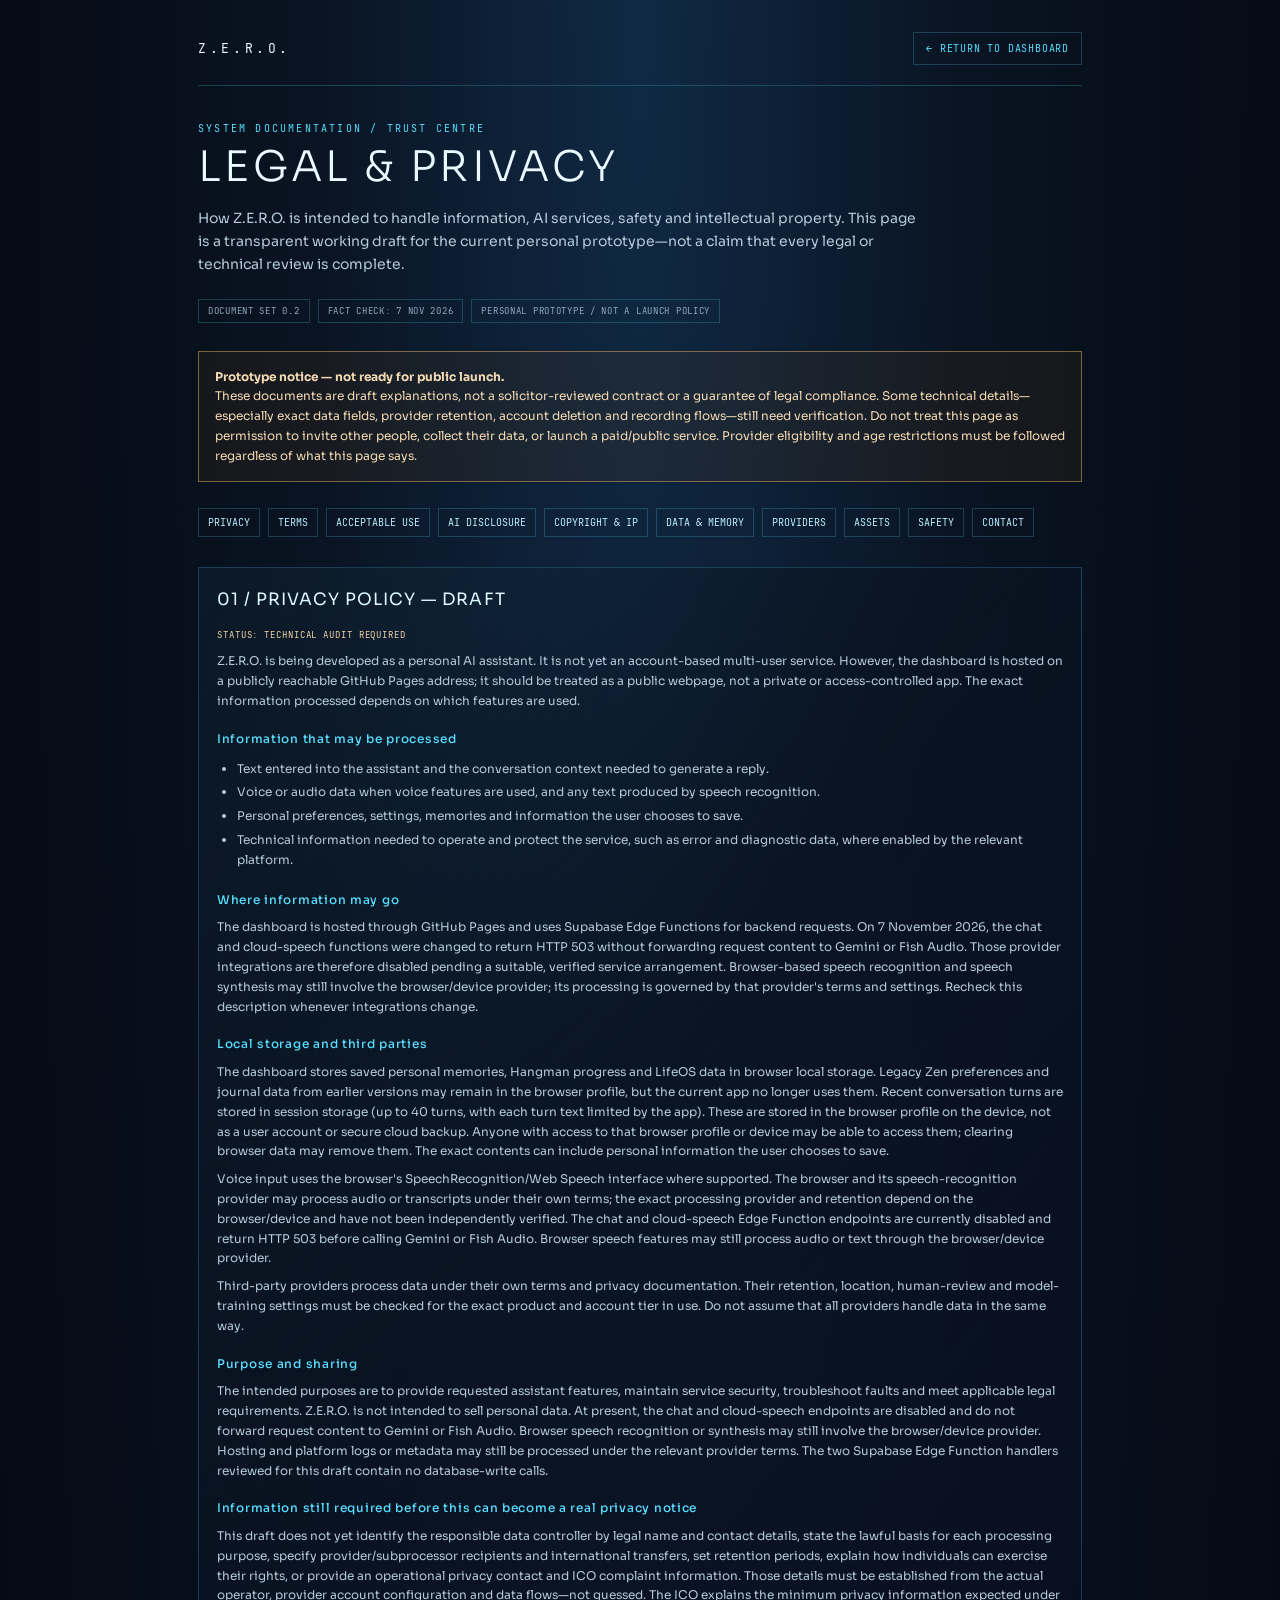
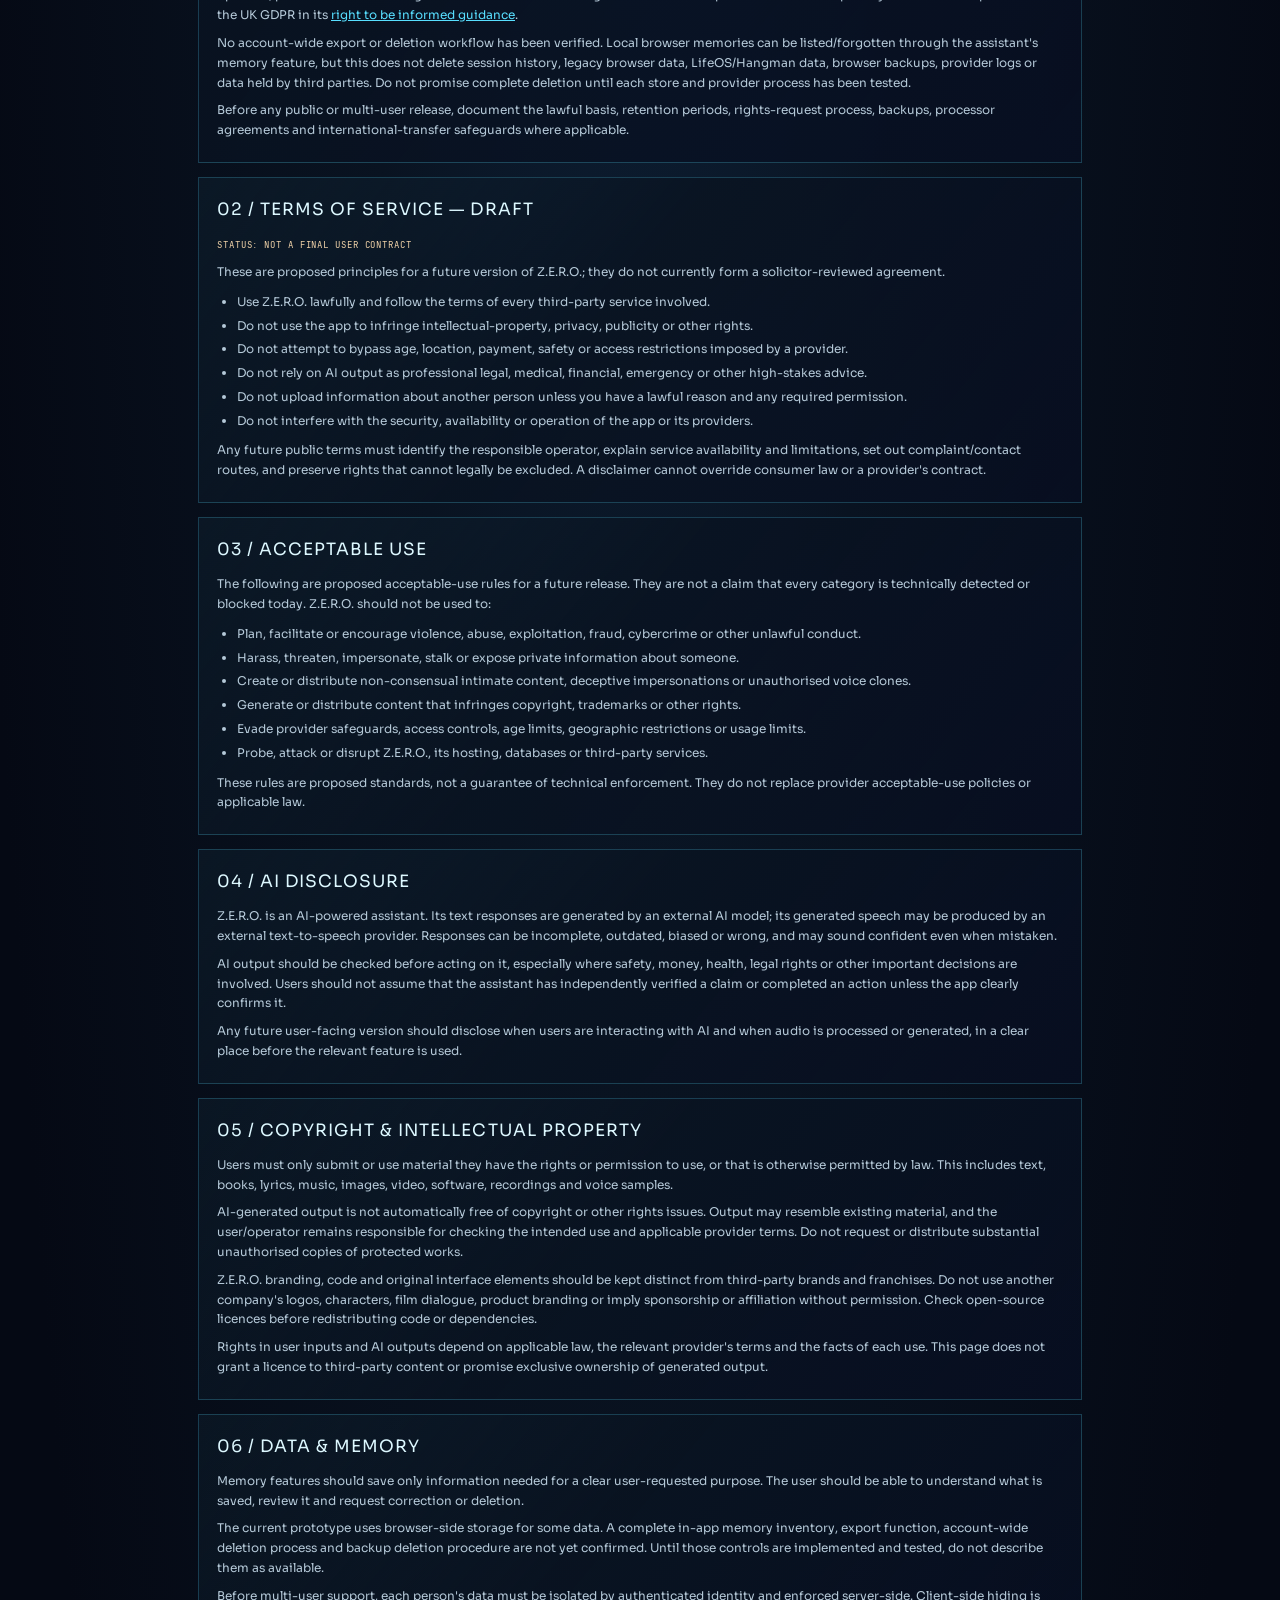
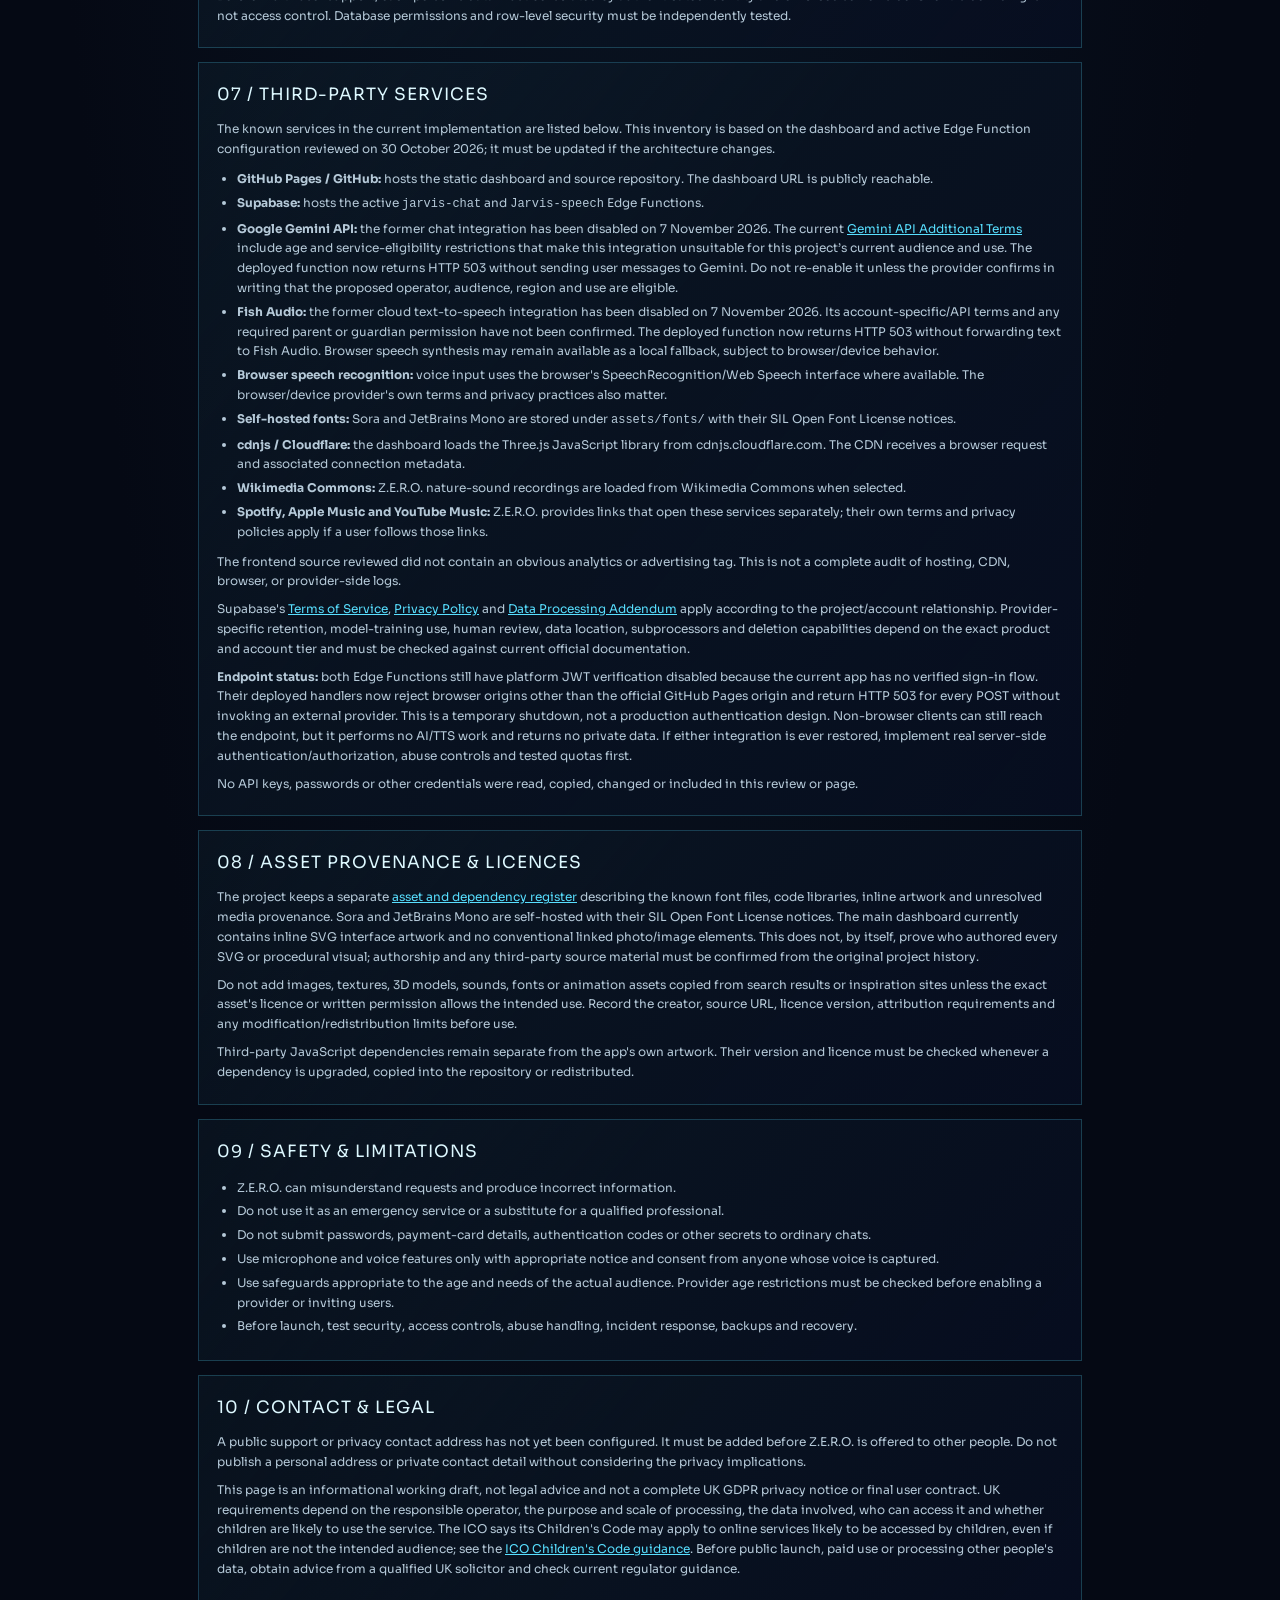
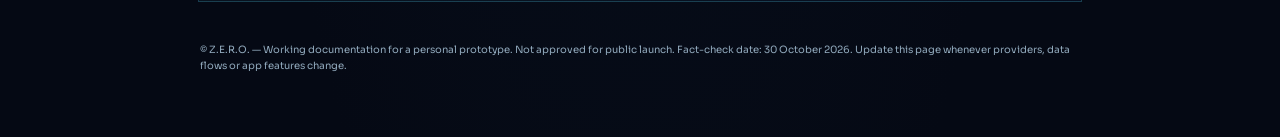
<file: legal.html>
<!doctype html>
<html lang="en">
<head>
<meta charset="utf-8">
<meta name="viewport" content="width=device-width,initial-scale=1,viewport-fit=cover">
<meta name="theme-color" content="#050914">
<meta name="description" content="Z.E.R.O. Legal & Privacy information and draft policies.">
<title>Legal &amp; Privacy — Z.E.R.O.</title>
<style>
@font-face{font-family:'Sora';src:url('assets/fonts/Sora[wght].ttf') format('truetype');font-style:normal;font-weight:200 800;font-display:swap}
@font-face{font-family:'JetBrains Mono';src:url('assets/fonts/JetBrainsMono-Regular.ttf') format('truetype');font-style:normal;font-weight:400;font-display:swap}
</style>
<style>
:root{color-scheme:dark;--bg:#050914;--panel:rgba(9,19,33,.86);--cyan:#58DFFF;--blue:#278DFF;--text:#EAF8FF;--muted:#91A9BC;--line:rgba(88,223,255,.22);font-family:Sora,system-ui,sans-serif}
*{box-sizing:border-box}body{margin:0;min-height:100vh;color:var(--text);background:radial-gradient(ellipse at 50% 0%,#102944 0,#091321 38%,#050914 78%);line-height:1.65}
a{color:var(--cyan)}a:focus-visible,summary:focus-visible{outline:2px solid var(--cyan);outline-offset:4px}
.shell{width:min(920px,100%);margin:auto;padding:24px 18px 64px}
.top{display:flex;justify-content:space-between;align-items:center;gap:16px;padding:8px 0 20px;border-bottom:1px solid var(--line)}
.brand{font:13px 'JetBrains Mono',monospace;letter-spacing:.28em;color:var(--text);text-decoration:none}.back{font:10px 'JetBrains Mono',monospace;letter-spacing:.08em;text-decoration:none;border:1px solid var(--line);padding:9px 12px}
.kicker{margin:36px 0 8px;color:var(--cyan);font:10px 'JetBrains Mono',monospace;letter-spacing:.22em}
h1{font-weight:300;letter-spacing:.08em;font-size:clamp(27px,6vw,42px);line-height:1.15;margin:0}
.lead{max-width:720px;color:#B5C9D8;font-size:14px;margin:16px 0 22px}
.notice{border:1px solid rgba(255,190,100,.45);background:rgba(120,75,20,.13);padding:15px 16px;margin:20px 0 26px;color:#F3D9B3;font-size:12px}
.meta{display:flex;flex-wrap:wrap;gap:8px;margin:18px 0 28px}.pill{border:1px solid var(--line);padding:5px 9px;color:var(--muted);font:9px 'JetBrains Mono',monospace;letter-spacing:.08em}
nav.index{display:flex;flex-wrap:wrap;gap:8px;margin:20px 0 30px}nav.index a{font:10px 'JetBrains Mono',monospace;text-decoration:none;color:#BDEEFF;border:1px solid var(--line);padding:7px 9px}
section{scroll-margin-top:18px;margin:14px 0;border:1px solid var(--line);background:linear-gradient(130deg,rgba(88,223,255,.045),var(--panel) 45%,rgba(7,14,34,.76));padding:18px 18px 14px}
h2{font-weight:400;font-size:17px;letter-spacing:.06em;margin:0 0 10px;color:#DDF8FF}
h3{font-size:12px;font-weight:500;color:var(--cyan);margin:18px 0 5px;letter-spacing:.06em}
p,li{font-size:12px;color:#B5C9D8}p{margin:8px 0}ul{padding-left:20px;margin:8px 0}li{padding:2px 0}
small,.small{font-size:10px;color:var(--muted)}.status{font:9px 'JetBrains Mono',monospace;color:#F1D3A9;letter-spacing:.1em}
footer{padding:26px 2px 0;color:var(--muted);font-size:10px}
@media(max-width:520px){.shell{padding:16px 12px 44px}.top{align-items:flex-start}.back{font-size:9px;padding:8px}.lead{font-size:13px}section{padding:15px 13px}}
</style>
</head>
<body>
<div class="shell">
<header class="top"><a class="brand" href="index.html">Z.E.R.O.</a><a class="back" href="index.html">← RETURN TO DASHBOARD</a></header>
<main>
<div class="kicker">SYSTEM DOCUMENTATION / TRUST CENTRE</div>
<h1>LEGAL &amp; PRIVACY</h1>
<p class="lead">How Z.E.R.O. is intended to handle information, AI services, safety and intellectual property. This page is a transparent working draft for the current personal prototype—not a claim that every legal or technical review is complete.</p>
<div class="meta"><span class="pill">DOCUMENT SET 0.2</span><span class="pill">FACT CHECK: 7 NOV 2026</span><span class="pill">PERSONAL PROTOTYPE / NOT A LAUNCH POLICY</span></div>
<div class="notice"><strong>Prototype notice — not ready for public launch.</strong><br>These documents are draft explanations, not a solicitor-reviewed contract or a guarantee of legal compliance. Some technical details—especially exact data fields, provider retention, account deletion and recording flows—still need verification. Do not treat this page as permission to invite other people, collect their data, or launch a paid/public service. Provider eligibility and age restrictions must be followed regardless of what this page says.</div>
<nav class="index" aria-label="On this page">
<a href="#privacy">PRIVACY</a><a href="#terms">TERMS</a><a href="#acceptable-use">ACCEPTABLE USE</a><a href="#ai">AI DISCLOSURE</a><a href="#copyright">COPYRIGHT &amp; IP</a><a href="#data">DATA &amp; MEMORY</a><a href="#providers">PROVIDERS</a><a href="#assets">ASSETS</a><a href="#safety">SAFETY</a><a href="#contact">CONTACT</a>
</nav>

<section id="privacy">
<h2>01 / PRIVACY POLICY — DRAFT</h2>
<p><span class="status">STATUS: TECHNICAL AUDIT REQUIRED</span></p>
<p>Z.E.R.O. is being developed as a personal AI assistant. It is not yet an account-based multi-user service. However, the dashboard is hosted on a publicly reachable GitHub Pages address; it should be treated as a public webpage, not a private or access-controlled app. The exact information processed depends on which features are used.</p>
<h3>Information that may be processed</h3>
<ul>
<li>Text entered into the assistant and the conversation context needed to generate a reply.</li>
<li>Voice or audio data when voice features are used, and any text produced by speech recognition.</li>
<li>Personal preferences, settings, memories and information the user chooses to save.</li>
<li>Technical information needed to operate and protect the service, such as error and diagnostic data, where enabled by the relevant platform.</li>
</ul>
<h3>Where information may go</h3>
<p>The dashboard is hosted through GitHub Pages and uses Supabase Edge Functions for backend requests. On 7 November 2026, the chat and cloud-speech functions were changed to return HTTP 503 without forwarding request content to Gemini or Fish Audio. Those provider integrations are therefore disabled pending a suitable, verified service arrangement. Browser-based speech recognition and speech synthesis may still involve the browser/device provider; its processing is governed by that provider's terms and settings. Recheck this description whenever integrations change.</p>
<h3>Local storage and third parties</h3>
<p>The dashboard stores saved personal memories, Hangman progress and LifeOS data in browser local storage. Legacy Zen preferences and journal data from earlier versions may remain in the browser profile, but the current app no longer uses them. Recent conversation turns are stored in session storage (up to 40 turns, with each turn text limited by the app). These are stored in the browser profile on the device, not as a user account or secure cloud backup. Anyone with access to that browser profile or device may be able to access them; clearing browser data may remove them. The exact contents can include personal information the user chooses to save.</p>
<p>Voice input uses the browser's SpeechRecognition/Web Speech interface where supported. The browser and its speech-recognition provider may process audio or transcripts under their own terms; the exact processing provider and retention depend on the browser/device and have not been independently verified. The chat and cloud-speech Edge Function endpoints are currently disabled and return HTTP 503 before calling Gemini or Fish Audio. Browser speech features may still process audio or text through the browser/device provider.</p>
<p>Third-party providers process data under their own terms and privacy documentation. Their retention, location, human-review and model-training settings must be checked for the exact product and account tier in use. Do not assume that all providers handle data in the same way.</p>
<h3>Purpose and sharing</h3>
<p>The intended purposes are to provide requested assistant features, maintain service security, troubleshoot faults and meet applicable legal requirements. Z.E.R.O. is not intended to sell personal data. At present, the chat and cloud-speech endpoints are disabled and do not forward request content to Gemini or Fish Audio. Browser speech recognition or synthesis may still involve the browser/device provider. Hosting and platform logs or metadata may still be processed under the relevant provider terms. The two Supabase Edge Function handlers reviewed for this draft contain no database-write calls.</p>
<h3>Information still required before this can become a real privacy notice</h3>
<p>This draft does not yet identify the responsible data controller by legal name and contact details, state the lawful basis for each processing purpose, specify provider/subprocessor recipients and international transfers, set retention periods, explain how individuals can exercise their rights, or provide an operational privacy contact and ICO complaint information. Those details must be established from the actual operator, provider account configuration and data flows—not guessed. The ICO explains the minimum privacy information expected under the UK GDPR in its <a href="https://ico.org.uk/for-organisations/uk-gdpr-guidance-and-resources/individual-rights/the-right-to-be-informed/">right to be informed guidance</a>.</p>
<p>No account-wide export or deletion workflow has been verified. Local browser memories can be listed/forgotten through the assistant's memory feature, but this does not delete session history, legacy browser data, LifeOS/Hangman data, browser backups, provider logs or data held by third parties. Do not promise complete deletion until each store and provider process has been tested.</p>
<p>Before any public or multi-user release, document the lawful basis, retention periods, rights-request process, backups, processor agreements and international-transfer safeguards where applicable.</p>
</section>

<section id="terms">
<h2>02 / TERMS OF SERVICE — DRAFT</h2>
<p><span class="status">STATUS: NOT A FINAL USER CONTRACT</span></p>
<p>These are proposed principles for a future version of Z.E.R.O.; they do not currently form a solicitor-reviewed agreement.</p>
<ul>
<li>Use Z.E.R.O. lawfully and follow the terms of every third-party service involved.</li>
<li>Do not use the app to infringe intellectual-property, privacy, publicity or other rights.</li>
<li>Do not attempt to bypass age, location, payment, safety or access restrictions imposed by a provider.</li>
<li>Do not rely on AI output as professional legal, medical, financial, emergency or other high-stakes advice.</li>
<li>Do not upload information about another person unless you have a lawful reason and any required permission.</li>
<li>Do not interfere with the security, availability or operation of the app or its providers.</li>
</ul>
<p>Any future public terms must identify the responsible operator, explain service availability and limitations, set out complaint/contact routes, and preserve rights that cannot legally be excluded. A disclaimer cannot override consumer law or a provider's contract.</p>
</section>

<section id="acceptable-use">
<h2>03 / ACCEPTABLE USE</h2>
<p>The following are proposed acceptable-use rules for a future release. They are not a claim that every category is technically detected or blocked today. Z.E.R.O. should not be used to:</p>
<ul>
<li>Plan, facilitate or encourage violence, abuse, exploitation, fraud, cybercrime or other unlawful conduct.</li>
<li>Harass, threaten, impersonate, stalk or expose private information about someone.</li>
<li>Create or distribute non-consensual intimate content, deceptive impersonations or unauthorised voice clones.</li>
<li>Generate or distribute content that infringes copyright, trademarks or other rights.</li>
<li>Evade provider safeguards, access controls, age limits, geographic restrictions or usage limits.</li>
<li>Probe, attack or disrupt Z.E.R.O., its hosting, databases or third-party services.</li>
</ul>
<p>These rules are proposed standards, not a guarantee of technical enforcement. They do not replace provider acceptable-use policies or applicable law.</p>
</section>

<section id="ai">
<h2>04 / AI DISCLOSURE</h2>
<p>Z.E.R.O. is an AI-powered assistant. Its text responses are generated by an external AI model; its generated speech may be produced by an external text-to-speech provider. Responses can be incomplete, outdated, biased or wrong, and may sound confident even when mistaken.</p>
<p>AI output should be checked before acting on it, especially where safety, money, health, legal rights or other important decisions are involved. Users should not assume that the assistant has independently verified a claim or completed an action unless the app clearly confirms it.</p>
<p>Any future user-facing version should disclose when users are interacting with AI and when audio is processed or generated, in a clear place before the relevant feature is used.</p>
</section>

<section id="copyright">
<h2>05 / COPYRIGHT &amp; INTELLECTUAL PROPERTY</h2>
<p>Users must only submit or use material they have the rights or permission to use, or that is otherwise permitted by law. This includes text, books, lyrics, music, images, video, software, recordings and voice samples.</p>
<p>AI-generated output is not automatically free of copyright or other rights issues. Output may resemble existing material, and the user/operator remains responsible for checking the intended use and applicable provider terms. Do not request or distribute substantial unauthorised copies of protected works.</p>
<p>Z.E.R.O. branding, code and original interface elements should be kept distinct from third-party brands and franchises. Do not use another company's logos, characters, film dialogue, product branding or imply sponsorship or affiliation without permission. Check open-source licences before redistributing code or dependencies.</p>
<p>Rights in user inputs and AI outputs depend on applicable law, the relevant provider's terms and the facts of each use. This page does not grant a licence to third-party content or promise exclusive ownership of generated output.</p>
</section>

<section id="data">
<h2>06 / DATA &amp; MEMORY</h2>
<p>Memory features should save only information needed for a clear user-requested purpose. The user should be able to understand what is saved, review it and request correction or deletion.</p>
<p>The current prototype uses browser-side storage for some data. A complete in-app memory inventory, export function, account-wide deletion process and backup deletion procedure are not yet confirmed. Until those controls are implemented and tested, do not describe them as available.</p>
<p>Before multi-user support, each person's data must be isolated by authenticated identity and enforced server-side. Client-side hiding is not access control. Database permissions and row-level security must be independently tested.</p>
</section>

<section id="providers">
<h2>07 / THIRD-PARTY SERVICES</h2>
<p>The known services in the current implementation are listed below. This inventory is based on the dashboard and active Edge Function configuration reviewed on 30 October 2026; it must be updated if the architecture changes.</p>
<ul>
<li><strong>GitHub Pages / GitHub:</strong> hosts the static dashboard and source repository. The dashboard URL is publicly reachable.</li>
<li><strong>Supabase:</strong> hosts the active <code>jarvis-chat</code> and <code>Jarvis-speech</code> Edge Functions.</li>
<li><strong>Google Gemini API:</strong> the former chat integration has been disabled on 7 November 2026. The current <a href="https://ai.google.dev/gemini-api/terms">Gemini API Additional Terms</a> include age and service-eligibility restrictions that make this integration unsuitable for this project’s current audience and use. The deployed function now returns HTTP 503 without sending user messages to Gemini. Do not re-enable it unless the provider confirms in writing that the proposed operator, audience, region and use are eligible.</li>
<li><strong>Fish Audio:</strong> the former cloud text-to-speech integration has been disabled on 7 November 2026. Its account-specific/API terms and any required parent or guardian permission have not been confirmed. The deployed function now returns HTTP 503 without forwarding text to Fish Audio. Browser speech synthesis may remain available as a local fallback, subject to browser/device behavior.</li>
<li><strong>Browser speech recognition:</strong> voice input uses the browser's SpeechRecognition/Web Speech interface where available. The browser/device provider's own terms and privacy practices also matter.</li>
<li><strong>Self-hosted fonts:</strong> Sora and JetBrains Mono are stored under <code>assets/fonts/</code> with their SIL Open Font License notices.</li>
<li><strong>cdnjs / Cloudflare:</strong> the dashboard loads the Three.js JavaScript library from cdnjs.cloudflare.com. The CDN receives a browser request and associated connection metadata.</li>
<li><strong>Wikimedia Commons:</strong> Z.E.R.O. nature-sound recordings are loaded from Wikimedia Commons when selected.</li>
<li><strong>Spotify, Apple Music and YouTube Music:</strong> Z.E.R.O. provides links that open these services separately; their own terms and privacy policies apply if a user follows those links.</li>
</ul>
<p>The frontend source reviewed did not contain an obvious analytics or advertising tag. This is not a complete audit of hosting, CDN, browser, or provider-side logs.</p>
<p>Supabase's <a href="https://supabase.com/terms">Terms of Service</a>, <a href="https://supabase.com/privacy">Privacy Policy</a> and <a href="https://supabase.com/legal/customer-resources/data-processing-addendum">Data Processing Addendum</a> apply according to the project/account relationship. Provider-specific retention, model-training use, human review, data location, subprocessors and deletion capabilities depend on the exact product and account tier and must be checked against current official documentation.</p>
<p><strong>Endpoint status:</strong> both Edge Functions still have platform JWT verification disabled because the current app has no verified sign-in flow. Their deployed handlers now reject browser origins other than the official GitHub Pages origin and return HTTP 503 for every POST without invoking an external provider. This is a temporary shutdown, not a production authentication design. Non-browser clients can still reach the endpoint, but it performs no AI/TTS work and returns no private data. If either integration is ever restored, implement real server-side authentication/authorization, abuse controls and tested quotas first.</p>
<p>No API keys, passwords or other credentials were read, copied, changed or included in this review or page.</p>
</section>


<section id="assets">
<h2>08 / ASSET PROVENANCE &amp; LICENCES</h2>
<p>The project keeps a separate <a href="ASSET-LICENSES.md">asset and dependency register</a> describing the known font files, code libraries, inline artwork and unresolved media provenance. Sora and JetBrains Mono are self-hosted with their SIL Open Font License notices. The main dashboard currently contains inline SVG interface artwork and no conventional linked photo/image elements. This does not, by itself, prove who authored every SVG or procedural visual; authorship and any third-party source material must be confirmed from the original project history.</p>
<p>Do not add images, textures, 3D models, sounds, fonts or animation assets copied from search results or inspiration sites unless the exact asset's licence or written permission allows the intended use. Record the creator, source URL, licence version, attribution requirements and any modification/redistribution limits before use.</p>
<p>Third-party JavaScript dependencies remain separate from the app's own artwork. Their version and licence must be checked whenever a dependency is upgraded, copied into the repository or redistributed.</p>
</section>

<section id="safety">
<h2>09 / SAFETY &amp; LIMITATIONS</h2>
<ul>
<li>Z.E.R.O. can misunderstand requests and produce incorrect information.</li>
<li>Do not use it as an emergency service or a substitute for a qualified professional.</li>
<li>Do not submit passwords, payment-card details, authentication codes or other secrets to ordinary chats.</li>
<li>Use microphone and voice features only with appropriate notice and consent from anyone whose voice is captured.</li>
<li>Use safeguards appropriate to the age and needs of the actual audience. Provider age restrictions must be checked before enabling a provider or inviting users.</li>
<li>Before launch, test security, access controls, abuse handling, incident response, backups and recovery.</li>
</ul>
</section>

<section id="contact">
<h2>10 / CONTACT &amp; LEGAL</h2>
<p>A public support or privacy contact address has not yet been configured. It must be added before Z.E.R.O. is offered to other people. Do not publish a personal address or private contact detail without considering the privacy implications.</p>
<p>This page is an informational working draft, not legal advice and not a complete UK GDPR privacy notice or final user contract. UK requirements depend on the responsible operator, the purpose and scale of processing, the data involved, who can access it and whether children are likely to use the service. The ICO says its Children's Code may apply to online services likely to be accessed by children, even if children are not the intended audience; see the <a href="https://ico.org.uk/for-organisations/uk-gdpr-guidance-and-resources/childrens-information/childrens-code-guidance-and-resources/introduction-to-the-childrens-code">ICO Children's Code guidance</a>. Before public launch, paid use or processing other people's data, obtain advice from a qualified UK solicitor and check current regulator guidance.</p>
</section>
</main>
<footer>© Z.E.R.O. — Working documentation for a personal prototype. Not approved for public launch. Fact-check date: 30 October 2026. Update this page whenever providers, data flows or app features change.</footer>
</div>
</body>
</html>
</file>
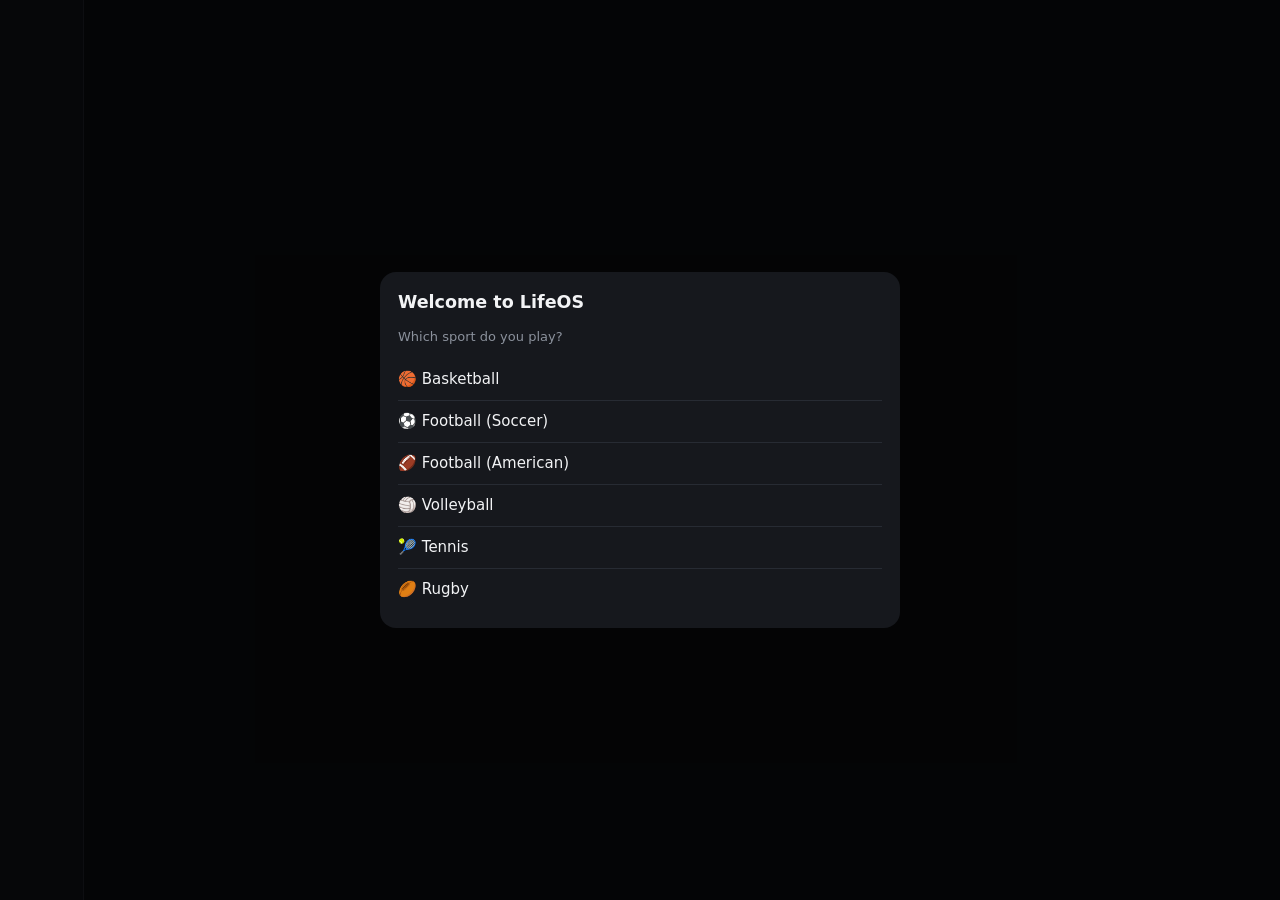
<file: LifeOS.html>
<!DOCTYPE html><html lang="en"><head><meta charset="utf-8"><meta name="viewport" content="width=device-width, initial-scale=1, viewport-fit=cover"><title>LifeOS</title>
<style>
:root{--bg:#0d0e11;--sf:#16181d;--bd:#272b33;--tx:#f2f3f5;--mu:#8b919c;--sc:#4ade9f;--in:#a855f7;--bb:#fb923c;--ph:#22d3ee;color-scheme:dark;box-sizing:border-box}
:root[data-theme=light]{--bg:#f4f5f7;--sf:#fff;--bd:#dfe2e7;--tx:#14161a;--mu:#5f6671;--sc:#16a36a;--in:#8b3fe0;--bb:#e06a10;--ph:#0e9bb5;color-scheme:light}
*{box-sizing:border-box}button:focus-visible,input:focus-visible,select:focus-visible,textarea:focus-visible{outline:2px solid var(--ph);outline-offset:2px}html,body{margin:0}body{background:var(--bg);color:var(--tx);font:15px/1.4 system-ui,-apple-system,"Segoe UI",Roboto,sans-serif;padding-top:env(safe-area-inset-top,0px)}
#nav{position:fixed;bottom:0;left:0;right:0;display:flex;gap:2px;background:color-mix(in srgb,var(--sf) 80%,transparent);backdrop-filter:blur(14px);-webkit-backdrop-filter:blur(14px);border-top:1px solid var(--bd);padding:0 6px;padding-bottom:env(safe-area-inset-bottom,0px);z-index:5}
#nav button{flex:1;background:none;border:0;color:var(--mu);padding:7px 0;font-size:11px;min-height:54px;margin:5px 0;border-radius:12px;transition:background .2s,color .2s}#nav button b{display:block;font-size:19px;font-weight:400}#nav .on{color:var(--tx);background:color-mix(in srgb,var(--c,var(--tx)) 18%,transparent)}
main{max-width:980px;margin:0 auto;padding:12px 14px 90px}
.top{display:flex;align-items:center;gap:10px;margin-bottom:12px}.top h1{font-size:18px;margin:0}.top small{color:var(--mu);display:block;font-size:12px}.sp{flex:1}
.av{width:34px;height:34px;border-radius:50%;background:var(--bd);display:grid;place-items:center;font-weight:700}
.card{background:var(--sf);border:1px solid var(--bd);border-radius:12px;padding:14px;margin-bottom:12px}
.grid{display:grid;gap:12px;grid-template-columns:1fr 1fr}.g1{grid-template-columns:1fr}
h2{font-size:13px;text-transform:uppercase;letter-spacing:.06em;color:var(--mu);margin:0 0 10px}h3{margin:0 0 10px}
.big{font-size:44px;font-weight:800;line-height:1}.mu{color:var(--mu);font-size:13px}
.bar{height:7px;background:var(--bd);border-radius:5px;overflow:hidden}.bar i{display:block;height:100%;background:var(--c,var(--sc));border-radius:5px;transition:width .4s}
.cc{cursor:pointer;transition:transform .2s}.cc:hover{transform:translateY(-2px)}.catp .card,.cc{border-color:color-mix(in srgb,var(--c) 30%,var(--bd));background:linear-gradient(135deg,color-mix(in srgb,var(--c) 14%,transparent),color-mix(in srgb,var(--c) 3%,transparent)),var(--sf)}.cc .n{font-size:30px;font-weight:800;color:var(--c)}
.row{display:flex;gap:8px;align-items:center;flex-wrap:wrap}.row .sp{flex:1}
.b{background:var(--tx);color:var(--bg);border:0;border-radius:9px;padding:10px 14px;font-weight:600;font-size:14px;min-height:42px;cursor:pointer}.b.g{background:var(--bd);color:var(--tx)}.b.s{padding:6px 10px;min-height:32px;font-size:12px}
.at{display:block;width:100%;text-align:left;background:none;border:0;border-bottom:1px solid var(--bd);color:var(--tx);padding:10px 0;font:inherit;cursor:pointer}.at:last-child{border:0}
.at .h{display:flex;justify-content:space-between;margin-bottom:5px}
.q{display:flex;align-items:center;gap:10px;padding:9px 0;border-bottom:1px solid var(--bd)}.q:last-child{border:0}
.ck{width:28px;height:28px;border-radius:8px;border:2px solid var(--mu);background:none;color:#fff;cursor:pointer;flex:none}.ck.on{background:var(--sc);border-color:var(--sc);color:#04130c}
.tag{font-size:11px;padding:2px 7px;border-radius:6px;background:var(--bd);color:var(--mu)}
.ban{background:#3a2e08;color:#fcd34d;border-radius:10px;padding:10px 12px;margin-bottom:12px;font-size:13px}
#modal{position:fixed;inset:0;background:#000a;display:none;align-items:flex-end;justify-content:center;z-index:9}#modal.on{display:flex}
#mb{background:var(--sf);width:100%;max-width:520px;max-height:90vh;overflow:auto;border-radius:16px 16px 0 0;padding:18px;padding-bottom:calc(18px + env(safe-area-inset-bottom,0px))}
label{display:block;margin-bottom:10px;font-size:13px;color:var(--mu)}input,select,textarea{display:block;width:100%;margin-top:4px;background:var(--bg);color:var(--tx);border:1px solid var(--bd);border-radius:8px;padding:10px;font:inherit}
.er{color:#f87171;min-height:18px;font-size:13px}textarea{height:150px;font-size:12px}
#toast{position:fixed;left:50%;transform:translateX(-50%);bottom:76px;background:var(--tx);color:var(--bg);padding:9px 16px;border-radius:20px;font-size:13px;opacity:0;transition:opacity .2s;z-index:20;pointer-events:none}#toast.on{opacity:1}
.tabs{display:flex;gap:6px;overflow-x:auto;margin-bottom:12px}.tabs button{flex:none}
.ach{opacity:.5}.ach.u{opacity:1;background:color-mix(in srgb,var(--ac,var(--tx)) 12%,var(--sf));border-color:color-mix(in srgb,var(--ac,var(--tx)) 35%,var(--bd))}.tabs:empty{display:none}.fd{display:inline-grid;place-items:center;width:24px;height:24px;border-radius:50%;font-size:11px;font-weight:800;color:#06130a;margin-right:4px}.wv{animation:wvs 2.4s linear infinite}@keyframes wvs{to{transform:translateX(-50px)}}.seg{display:flex;gap:6px;margin-bottom:8px}.seg button{flex:1;min-height:40px;border:1px solid var(--bd);background:none;color:var(--mu);border-radius:10px;font:inherit;font-size:13px;cursor:pointer}.seg button.on{color:var(--tx);border-color:var(--c);background:color-mix(in srgb,var(--c) 20%,transparent)}.lg{display:inline-flex;align-items:center;gap:6px;background:none;border:1px solid var(--bd);color:var(--tx);border-radius:8px;padding:6px 9px;font:inherit;font-size:12px;min-height:36px;cursor:pointer}.lg.off{opacity:.4;text-decoration:line-through}.ach b{color:var(--ac,var(--tx))}
svg{width:100%;height:auto;display:block}
:focus-visible{outline:2px solid var(--ph);outline-offset:2px}
@media(min-width:800px){#nav button{flex:none;width:68px;margin:4px auto}#nav{top:0;right:auto;width:84px;flex-direction:column;border-top:0;border-right:1px solid var(--bd);justify-content:flex-start;padding-top:12px}main{margin-left:max(100px,calc(50% - 440px));margin-right:auto;width:min(880px,calc(100% - 120px));padding-bottom:30px}.grid{grid-template-columns:repeat(4,1fr)}.g2{grid-template-columns:1fr 1fr}#toast{bottom:24px}#modal{align-items:center}#mb{border-radius:16px}}
#lu{position:fixed;inset:0;z-index:30;display:none;align-items:center;justify-content:center;background:radial-gradient(circle at 50% 40%,color-mix(in srgb,var(--bb) 30%,#000),#000e 70%);backdrop-filter:blur(6px);overflow:hidden;padding:20px}#lu.on{display:flex}.rays{position:absolute;inset:-60%;background:repeating-conic-gradient(color-mix(in srgb,var(--bb) 22%,transparent) 0 8deg,transparent 8deg 16deg);-webkit-mask:radial-gradient(circle,#000,transparent 55%);mask:radial-gradient(circle,#000,transparent 55%);animation:spin 24s linear infinite}.lc{position:relative;text-align:center;color:#fff;max-width:360px;width:100%}.lc .t{letter-spacing:.35em;font-weight:800;font-size:14px;color:var(--bb);animation:sl .5s both}.lc .n{font-size:120px;font-weight:900;line-height:1;margin:6px 0;text-shadow:0 0 40px var(--bb);animation:pop .7s .2s cubic-bezier(.2,1.6,.4,1) both}.lc .f{opacity:.75;font-size:14px;animation:sl .5s .35s both}.chip{display:inline-block;background:color-mix(in srgb,var(--bb) 25%,transparent);border:1px solid var(--bb);padding:6px 14px;border-radius:20px;font-weight:700;margin:12px 0;animation:sl .5s .5s both}.lc .bar{height:10px;animation:sl .5s .65s both}.lc .bar i{background:var(--bb);animation:fill 1.1s .9s ease-out both}@keyframes spin{to{transform:rotate(1turn)}}@keyframes sl{from{opacity:0;transform:translateY(14px)}}@keyframes pop{from{opacity:0;transform:scale(.3)}}@keyframes fill{from{width:0}}
.t-b{--m:linear-gradient(135deg,#7a4a21,#cd7f32 30%,#f6c08e 48%,#b87333 68%,#6b3f1d);--tc:#cd7f32}.t-s{--m:linear-gradient(135deg,#7d848e,#e8ecf1 30%,#fff 48%,#aeb5bf 68%,#666d77);--tc:#c4cbd5}.t-g{--m:linear-gradient(135deg,#8a6a0a,#f5c518 30%,#fff3b0 48%,#d4a017 68%,#7a5c06);--tc:#f5c518}
.tier{position:relative;overflow:hidden}.tier.t-b,.tier.t-s,.tier.t-g{border-color:var(--tc);background:linear-gradient(135deg,color-mix(in srgb,var(--tc) 18%,transparent),transparent 65%),var(--sf);box-shadow:0 0 22px color-mix(in srgb,var(--tc) 30%,transparent)}
.tier.t-b .big,.tier.t-s .big,.tier.t-g .big{background:var(--m);-webkit-background-clip:text;background-clip:text;color:transparent;filter:drop-shadow(0 0 8px color-mix(in srgb,var(--tc) 55%,transparent))}
.tier.t-b::after,.tier.t-s::after,.tier.t-g::after{content:'';position:absolute;top:0;bottom:0;width:38%;left:-60%;background:linear-gradient(100deg,transparent,#fff6,transparent);transform:skewX(-20deg);animation:shn 4s ease-in-out infinite;pointer-events:none}
@keyframes shn{0%,55%{left:-60%}100%{left:130%}}
#tu{position:fixed;inset:0;z-index:31;display:none;align-items:center;justify-content:center;background:radial-gradient(circle at 50% 42%,color-mix(in srgb,var(--tc) 40%,#000),#000f 74%);overflow:hidden;padding:20px;text-align:center;color:#fff}#tu.on{display:flex}
#tu .tcn{position:relative;z-index:2;max-width:360px}#tu .tn{font-size:130px;font-weight:900;line-height:1;background:var(--m);-webkit-background-clip:text;background-clip:text;color:transparent;filter:drop-shadow(0 0 26px var(--tc))}#tu .tl{letter-spacing:.35em;font-weight:800;color:var(--tc);animation:sl .5s .2s both}
#tu.t-b .tn{animation:stamp .9s .2s both}#tu.t-s .tn{animation:glide .9s .3s both}#tu.t-g .tn{animation:boom 1.1s .4s both}
#tu i{position:absolute;pointer-events:none}#tu .rays{background:repeating-conic-gradient(color-mix(in srgb,var(--tc) 26%,transparent) 0 8deg,transparent 8deg 16deg)}
.em{bottom:-10px;border-radius:50%;background:#ffb347;box-shadow:0 0 8px 2px #ff8c1a;animation:ember 3s ease-in infinite}.bm{top:-10%;bottom:-10%;left:0;background:linear-gradient(90deg,transparent,#fffa,transparent);animation:sweep 1.6s ease-in-out both}.rg{left:50%;top:44%;width:120px;height:120px;margin:-60px;border:3px solid #dfe6ee;border-radius:50%;animation:ring 2.2s ease-out both}.fl{inset:0;background:#fff;animation:flash 1s ease-out both}.cf{top:-12px;width:9px;height:14px;animation:fall 3s linear both}
@keyframes stamp{0%{opacity:0;transform:scale(3.2) rotate(-10deg)}55%{opacity:1;transform:scale(.9)}75%{transform:scale(1.06)}100%{transform:none}}@keyframes glide{from{opacity:0;transform:translateX(-120%) skewX(-20deg)}to{transform:none}}@keyframes boom{0%{opacity:0;transform:scale(0)}55%{opacity:1;transform:scale(1.35)}100%{transform:scale(1)}}@keyframes ember{0%{opacity:0;transform:translateY(0)}15%{opacity:1}100%{opacity:0;transform:translateY(-105vh) translateX(var(--dx))}}@keyframes sweep{from{transform:translateX(-100vw) skewX(-25deg)}to{transform:translateX(110vw) skewX(-25deg)}}@keyframes ring{from{opacity:.9;transform:scale(.2)}to{opacity:0;transform:scale(5)}}@keyframes flash{from{opacity:1}to{opacity:0}}@keyframes fall{from{transform:translateY(0) rotate(0)}to{transform:translateY(112vh) rotate(720deg)}}@media(prefers-reduced-motion:reduce){#tu i{display:none}}@media(prefers-reduced-motion:reduce){*{transition:none!important;animation:none!important}}
@media(pointer:coarse){.b,.ck,.at{min-height:44px}.b.s{min-height:44px;padding-top:8px;padding-bottom:8px}.ck{width:44px;height:44px}.at{padding-top:11px;padding-bottom:11px}}
</style></head><body><nav id="nav"></nav><main id="app"></main><div id="modal"><div id="mb"></div></div><div id="toast"></div><div id="lu"></div><div id="tu"></div>
<script>

const K='lifeos.v1',$=s=>document.querySelector(s);
const CATS={sc:{n:'Self-Care',d:'Routine and daily wellbeing',i:'✨'},in:{n:'Intelligence',d:'Learning and knowledge',i:'🧠'},bb:{n:'Basketball',d:'Game performance',i:'🏀'},ph:{n:'Physical',d:'Athletic capabilities',i:'⚡'}};
const ATTR={sc:['Hygiene','Style','Routine','Consistency'],in:['Academics','Learning','Knowledge','Problem-Solving'],bb:['Scoring','Playmaking','Defense','Rebounding','Efficiency'],ph:['Speed','Agility','Vertical','Stamina','Strength']};
const XPV={quest:10,game:20,test:15,acad:15}; // default XP values
const need=l=>50*l*(l-1); // total XP required to reach level l (single source of truth)
const lvl=t=>{let l=1;while(t>=need(l+1))l++;return l};
const band=v=>v<20?'Beginner':v<40?'Developing':v<60?'Intermediate':v<75?'Strong':v<90?'Excellent':'Elite';
const esc=s=>String(s??'').replace(/[&<>"']/g,c=>({'&':'&amp;','<':'&lt;','>':'&gt;','"':'&quot;',"'":'&#39;'}[c]));
const fmt=d=>d.getFullYear()+'-'+String(d.getMonth()+1).padStart(2,'0')+'-'+String(d.getDate()).padStart(2,'0');
const td=()=>fmt(new Date()),ago=n=>{const d=new Date();d.setDate(d.getDate()-n);return fmt(d)};
const uid=()=>Date.now().toString(36)+Math.random().toString(36).slice(2,7);
const mean=a=>a.length?a.reduce((x,y)=>x+y,0)/a.length:null,r1=v=>v==null?'—':Math.round(v*10)/10;
let S,R='dash',TAB='Achievements',RANGE=30;
const TDEFS=[['10m sprint','Speed','s',1],['20m sprint','Speed','s',1],['5-10-5 shuttle','Agility','s',1],['Standing vertical','Vertical','cm',0],['1.5km run','Stamina','min',1],['Max push-ups','Strength','reps',0],['Max squat','Strength','lb',0],['Max bench press','Strength','lb',0],['Max bicep curl','Strength','lb',0]].map(a=>({n:a[0],a:a[1],u:a[2],low:a[3]}));
const blank=()=>({v:1,name:ONB.name||'You',theme:'dark',demo:false,xp:[],quests:[{id:'q1',t:'Morning hygiene',on:1},{id:'q2',t:'Read for 10 minutes',on:1},{id:'q3',t:'Review something learned',on:1},{id:'q4',t:'Evening routine',on:1}],done:{},rat:{},rh:[],games:[],tests:[],acad:[],water:{},wt:2000,ach:{},nodes:{},ui:{},ps:[],iq:[],study:[],ht:[],tr:0,food:{},sg:{},sport:ONB.sport,pos:ONB.pos,jn:ONB.jn,lv:1,lxp:0,tdefs:TDEFS,w:{sc:1,in:1,bb:1,ph:1}});
try{S=JSON.parse(localStorage.getItem(K))}catch(e){S=null}
function save(){try{localStorage.setItem(K,JSON.stringify(S))}catch(e){toast('Could not save – storage unavailable')}}
function toast(m){const t=$('#toast');t.textContent=m;t.classList.add('on');clearTimeout(toast.t);toast.t=setTimeout(()=>t.classList.remove('on'),2200)}
function modal(h){$('#mb').innerHTML=h;$('#modal').classList.add('on')}function closeM(){$('#modal').classList.remove('on')}
$('#modal').onclick=e=>{if(e.target.id=='modal'&&S)closeM()};
function ask(msg,fn){modal(`<h3>Confirm</h3><p>${msg}</p><div class=row><button class=b onclick="closeM();ASK()">Yes</button><button class="b g" onclick=closeM()>Cancel</button></div>`);window.ASK=fn}
/* ratings */
const rk=(c,i)=>(c=='bb'&&S&&S.sport&&S.sport!='bb'?'bb:'+S.sport:c)+'.'+ATTR[c][i],RV=(c,i)=>S&&S.rat?S.rat[rk(c,i)]:null;
function catR(c){const v=ATTR[c].map((_,i)=>RV(c,i)).filter(x=>x!=null);return v.length?Math.round(mean(v)):null}
function overall(){let s=0,w=0;for(const c in CATS){const v=catR(c);if(v!=null){s+=v*S.w[c];w+=S.w[c]}}return w?Math.round(s/w):null} // weighted mean of category ratings (weights in S.w, default equal)
function setRat(k,v,src){v=Math.round(Number(v));if(!(v>=0&&v<=99))return false;const o=S.rat[k];if(o===v)return true;S.rat[k]=v;S.rh.push({k,f:o??null,t:v,d:new Date().toISOString(),s:src});return true}
function ovHist(){return S.rh.length}
/* xp + achievements */
const xpT=()=>S.xp.reduce((a,e)=>a+e.a,0);
function addXp(k,a,w,t,f){if(S.xp.some(e=>e.k===k))return;const T=t||[],E=T.includes('in.Learning')&&!T.includes('in.Knowledge')?[...T,'in.Knowledge']:T,lv=p=>Math.floor(Math.max(0,p)/100+1e-9),b=E.map(pool);S.xp.push({k,a,w,d:new Date().toISOString(),t:t||null,f:f?1:0});E.forEach((x,i)=>{const g=lv(pool(x))-lv(b[i]);if(g){setRat(x,Math.max(0,Math.min(99,(S.rat[x]??0)+g)),'Attribute XP');toast(x.split('.')[1]+' '+(g>0?'+':'')+g)}})} // key makes each award one-time; deleting records keeps earned XP
if(S){S.nodes=S.nodes||{};S.ui=S.ui||{};S.ps=S.ps||[];S.iq=S.iq||[];S.study=S.study||[];S.ht=S.ht||[];S.food=S.food||{};S.sg=S.sg||{};TDEFS.forEach(d=>{if(S.tdefs&&!S.tdefs.some(x=>x.n==d.n))S.tdefs.push({...d})});S.tr=S.tr??tierRank(overall());(S.tdefs||[]).forEach(d=>{if(d.n=='1.5km run'&&d.u=='s'){d.u='min';S.tests.forEach(t=>{if(t.name==d.n&&t.val>60)t.val=Math.round(t.val/60*100)/100})}});S.lv=S.lv||lvl(xpT());S.lxp=S.lxp??xpT()}const days=()=>Object.keys(S.done).filter(d=>S.done[d].length).sort();
function run(ds){let m=0,c=0,p=null;ds.forEach(d=>{c=p&&(new Date(d)-new Date(p))/864e5==1?c+1:1;p=d;m=Math.max(m,c)});return m}
function recBroke(f){const g=S.games.filter(x=>x[f]!=null).sort((a,b)=>a.date.localeCompare(b.date));let m=-1;for(const x of g){if(m>=0&&x[f]>m)return true;m=Math.max(m,x[f])}return false}
function pbs(){const o={};S.tdefs.forEach(d=>{const t=S.tests.filter(x=>x.name==d.n).sort((a,b)=>a.date.localeCompare(b.date));if(!t.length)return;const b=t.reduce((x,y)=>(d.low?y.val<x.val:y.val>x.val)?y:x);const i=t.indexOf(b);o[d.n]={d,b,prev:i>0?t[i-1]:null,t}});return o}
const ACH=[['first_step','First Step','🌱','Complete your first quest','',20,()=>days().length>0],['streak7','Seven-Day Streak','🔥','Complete a quest on 7 consecutive days','',50,()=>run(days())>=7],['lvl2','Level Up','⬆️','Reach level 2','',0,()=>lvl(xpT())>=2],
['hyd','Hydration Habit','💧','Hit your water target on 3 days','sc',30,()=>Object.values(S.water).filter(v=>v>=S.wt).length>=3],
['acad','Academic Progress','📈','Beat a previous result in a subject','in',30,()=>S.acad.some(a=>S.acad.some(b=>b.sub==a.sub&&b.date<a.date&&a.pct>b.pct))],
['g1','First Game','🏀','Record your first game','bb',20,()=>mat().length>0],['pts','New Scoring Record','🎯','Beat your points record','bb',30,()=>recBroke('pts')],['ast','Playmaker','🤝','Set a new assists record','bb',30,()=>recBroke('ast')],['def','Defensive Impact','🛡️','Set a new steals or blocks record','bb',30,()=>recBroke('stl')||recBroke('blk')],
['t1','First Test','⏱️','Record your first athletic test','ph',20,()=>S.tests.length>0],['pb','New Personal Best','🏅','Improve on a previous result','ph',30,()=>Object.values(pbs()).some(p=>p.prev&&p.b.id!=p.t[p.t.length-1].id?false:p.prev&&(p.d.low?p.b.val<p.prev.val:p.b.val>p.prev.val)&&p.b.id==p.t[p.t.length-1].id)]];
function evalAch(){if(S.demo)return;evalNodes();ACH.filter(a=>SPID()=='bb'||!['pts','ast','def'].includes(a[0])).forEach(a=>{if(!S.ach[a[0]]&&a[6]()){S.ach[a[0]]=new Date().toISOString();addXp('a:'+a[0],a[5],'Achievement: '+a[1],a[4]?ak(a[4]):null);toast('Unlocked: '+a[1])}})}
function commit(){evalAch();const t=xpT(),L=lvl(t),p=S.lv||1,g=t-(S.lxp??t),tr=tierRank(overall()),up=tr>(S.tr||0);S.lxp=t;S.lv=L;S.tr=tr;save();render();if(up)PT=tr;if(L>p)showLU(p,L,g);else if(up)showTier()}
/* evidence-based suggestions (never applied automatically) */
const avg=f=>mean(S.games.map(g=>g[f]).filter(v=>v!=null));
function sugg(c,i){const a=ATTR[c][i];
 if(c=='bb'&&S.games.length>=3){const m={Scoring:avg('pts')*3.5,Playmaking:avg('ast')*9,Rebounding:avg('reb')*7,Defense:(avg('stl')||0)*18+(avg('blk')||0)*18}[a];if(m!=null&&!isNaN(m))return[Math.min(99,Math.round(m)),'Provisional: from per-game averages (pts×3.5, ast×9, reb×7, (stl+blk)×18)']}
 if(c=='ph'&&S.bw){const r=physR(a);if(r)return r}if(c=='ph'){const ch=[];S.tdefs.filter(d=>d.a==a).forEach(d=>{const t=S.tests.filter(x=>x.name==d.n).sort((x,y)=>x.date.localeCompare(y.date));if(t.length>1&&t[0].val>0){const p=(t[t.length-1].val-t[0].val)/t[0].val*100;ch.push(d.low?-p:p)}});if(ch.length)return[Math.max(0,Math.min(99,Math.round(50+mean(ch)*2))),'Provisional: 50 + 2× % improvement vs your first result']}
 if(c=='in'&&a=='Academics'&&S.acad.length>1)return[Math.round(mean(S.acad.map(x=>x.pct))),'Based on average of your assessment percentages']
 if(c=='sc'&&a=='Consistency'){const q=S.quests.filter(x=>x.on);if(q.length&&days().length>2){let n=0;for(let d=0;d<7;d++)n+=(S.done[ago(d)]||[]).length;return[Math.min(99,Math.round(n/(7*q.length)*99)),'Quest completion over last 7 days']}}
 return null}
/* forms */
function form(title,fs,ok,vals={}){modal(`<h3>${title}</h3>${fs.map(f=>`<label>${f[1]}${f[2]=='sel'?`<select id=f_${f[0]}>${f[3].map(o=>`<option ${vals[f[0]]==o?'selected':''}>${esc(o)}</option>`).join('')}</select>`:`<input id=f_${f[0]} type=${f[2]} value="${esc(vals[f[0]]??'')}" ${f[2]=='number'?'step=any inputmode=decimal':''}>`}</label>`).join('')}<p id=er class=er></p><div class=row><button class=b onclick=FS()>Save</button><button class="b g" onclick=closeM()>Cancel</button></div>`);
 window.FS=()=>{const v={};fs.forEach(f=>{const e=$('#f_'+f[0]).value.trim();v[f[0]]=f[2]=='number'?(e===''?null:Number(e)):e});const er=ok(v);if(er)$('#er').textContent=er;else closeM()}}
const ST=[['pts','Points'],['ast','Assists'],['reb','Rebounds'],['stl','Steals'],['blk','Blocks'],['tov','Turnovers']];
function gameF(id){if(SPID()!='bb')return matchF(id);const g=S.games.find(x=>x.id==id)||{};form(id?'Edit game':'Log a game',[['date','Date','date'],['opp','Opponent','text'],['res','Result','sel',['unknown','win','loss']],...ST.map(s=>[s[0],s[1]+' (optional)','number']),['tp','3PT % (optional, 0-100)','number'],['note','Notes','text']],v=>{
 if(!v.date||!v.opp)return'Date and opponent are required';for(const s of ST)if(v[s[0]]!=null&&!(v[s[0]]>=0))return s[1]+' must be 0 or more';
 if(v.tp!=null&&!(v.tp>=0&&v.tp<=100))return'3PT % must be between 0 and 100';let G=g;if(id)Object.assign(g,v);else{G={id:uid(),...v};S.games.push(G);addXp('g:'+G.id,XPV.game,'Game recorded',ak('bb'))}tpXp(G);commit();toast('Game saved')},{date:td(),...g})}
function delRec(arr,id,msg){ask(msg+' Earned XP is kept.',()=>{S[arr]=S[arr].filter(x=>x.id!=id);commit();toast('Deleted')})}
function testF(id){const t=S.tests.find(x=>x.id==id)||{};form(id?'Edit test':'Record athletic test',[['name','Test','sel',S.tdefs.map(d=>d.n)],['date','Date','date'],['val','Result','number'],['note','Notes (optional)','text']],v=>{
 if(!v.date)return'Date is required';if(v.val==null||!(v.val>0))return'Enter a valid result above 0';
 if(id)Object.assign(t,v);else{const n={id:uid(),...v};S.tests.push(n);addXp('t:'+n.id,XPV.test,'Test recorded',['ph.'+tdA(n)])}commit();toast('Test saved')},{date:td(),...t})}
function defF(){form('Add custom test',[['n','Test name','text'],['a','Attribute','sel',ATTR.ph],['u','Unit (s, cm, kg, reps…)','text'],['low','Lower is better?','sel',['no','yes']]],v=>{if(!v.n||!v.u)return'Name and unit required';if(S.tdefs.some(d=>d.n==v.n))return'Test already exists';S.tdefs.push({n:v.n,a:v.a,u:v.u,low:v.low=='yes'?1:0});commit()})}
function acadF(){form('Add academic result',[['sub','Subject','text'],['name','Assessment','text'],['date','Date','date'],['sc','Score','number'],['mx','Maximum score','number']],v=>{
 if(!v.sub||v.sc==null||!(v.mx>0))return'Subject, score and a maximum above 0 are required';if(v.sc<0||v.sc>v.mx)return'Score must be between 0 and the maximum';
 const n={id:uid(),sub:v.sub,name:v.name,date:v.date||td(),sc:v.sc,mx:v.mx,pct:Math.round(v.sc/v.mx*1000)/10};S.acad.push(n);addXp('c:'+n.id,XPV.acad,'Academic result',['in.Academics']);commit()},{date:td()})}
function questF(){form('Add daily habit',[['t','Habit name','text'],['a','Builds attribute','sel',AL.map(x=>x[0])]],v=>{if(!v.t)return'Enter a name';S.quests.push({id:uid(),t:v.t,on:1,a:AL.find(x=>x[0]==v.a)[1]});commit()},{a:'Self-Care · Consistency'})}
function attr(c,i){const k=rk(c,i),v=S.rat[k],s=sugg(c,i),h=S.rh.filter(x=>x.k==k);
 modal(`<h3 style="color:var(--${c})">${ATTR[c][i]}</h3><div class=big>${v??'—'}</div><p class=mu>${v==null?'Not rated yet':band(v)+' · manual or evidence-based'}</p>${c=='in'&&i==3?`<p class=mu>Problem-solving XP earned: <b>${psXp()}</b> from ${S.ps.length} logged activities</p>`:''}<p class=mu>Attribute XP: <b>${r1(pool(k))}</b> · +1 rating per 100 XP (${r1(100-pool(k)%100)} to next)</p>${k=='in.Knowledge'?'<p class=mu>Knowledge earns the same XP as Learning.</p>':''}${lineSvg(h.map(x=>x.t),c)}
 ${s?`<p class=mu>${esc(s[1])}: <b>${s[0]}</b> <button class="b s" onclick="applyS('${c}',${i},${s[0]})">Apply</button></p>`:'<p class=mu>Not enough recorded evidence for an automatic rating — enter your own estimate.</p>'}
 <label>Manual rating (0–99)<input id=mr type=number min=0 max=99 value="${v??''}"></label><p id=er class=er></p>
 ${h.slice(-4).reverse().map(x=>`<p class=mu>${x.f??'—'} → ${x.t} · ${x.d.slice(0,10)} · ${esc(x.s)}</p>`).join('')}
 <div class=row><button class=b onclick="manual('${c}',${i})">Save</button><button class="b g" onclick=closeM()>Close</button></div>`)}
function applyS(c,i,v){setRat(rk(c,i),v,'Evidence-based');closeM();commit();toast('Rating updated')}
function manual(c,i){const v=$('#mr').value;if(v===''||!setRat(rk(c,i),v,'Manual'))return $('#er').textContent='Enter a whole number from 0 to 99';closeM();commit();toast('Rating saved')}
/* charts */
function lineSvg(p,c,unit=''){p=p.filter(x=>x!=null&&isFinite(x));if(p.length<2)return'<p class=mu>Not enough data yet for a chart.</p>';const mn=Math.min(...p),mx=Math.max(...p),sp=mx-mn||1;const pts=p.map((v,i)=>`${10+i*280/(p.length-1)},${70-(v-mn)/sp*55}`).join(' ');
 return`<svg viewBox="0 0 300 90"><polyline fill=none stroke="var(--${c})" stroke-width=2.5 points="${pts}"/><text x=2 y=88 font-size=9 fill="var(--mu)">${r1(mn)}${unit}</text><text x=298 y=88 font-size=9 text-anchor=end fill="var(--mu)">${r1(mx)}${unit}</text></svg>`}
function barSvg(p,c,lab){const mx=Math.max(...p,1),w=300/p.length;return`<svg viewBox="0 0 300 80">${p.map((v,i)=>`<rect x=${i*w+2} y=${60-v/mx*55} width=${w-4} height=${v/mx*55} rx=3 fill="var(--${c})"/>${lab?`<text x=${i*w+w/2} y=76 font-size=9 text-anchor=middle fill="var(--mu)">${lab[i]}</text>`:''}`).join('')}</svg>`}
/* views */
const bar=(v,c)=>`<div class=bar style="--c:var(--${c})"><i style="width:${v||0}%"></i></div>`;
function attrList(c){return radar(c)+`<div class=card><h2>Attributes</h2>${ATTR[c].map((a,i)=>{const v=RV(c,i);return`<button class=at onclick="attr('${c}',${i})"><div class=h><span>${a}</span><b style="color:var(--${c})">${v??'—'}</b></div>${bar(v,c)}</button>`}).join('')}<p class=mu>Tap an attribute for history, evidence and manual rating. ${c=='bb'?'Bands: ':'Bands: '}Beginner 0–19 · Developing 20–39 · Intermediate 40–59 · Strong 60–74 · Excellent 75–89 · Elite 90–99. Personal progress indicators only.</p></div>`}
function head(c){const v=catR(c);return`<div class=card style="border-left:3px solid var(--${c})"><div class=row><span style="font-size:30px">${CATS[c].i}</span><div><h3 style="margin:0">${CATS[c].n}</h3><span class=mu>${CATS[c].d}</span></div><span class=sp></span><div class=big style="color:var(--${c})">${v??'—'}</div></div></div>`}
function toggleQ(id){const d=td(),a=S.done[d]=S.done[d]||[];const i=a.indexOf(id);if(i>=0)a.splice(i,1);else{a.push(id);addXp('q:'+d+':'+id,XPV.quest,'Quest',[qAttr(S.quests.find(x=>x.id==id))])}commit()}
function quests(){const d=S.done[td()]||[],q=S.quests.filter(x=>x.on),n=q.filter(x=>d.includes(x.id)).length;return`<div class=card><h2>Today's quests · ${n}/${q.length}</h2>${bar(q.length?n/q.length*100:0,'sc')}${q.map(x=>`<div class=q><button class="ck ${d.includes(x.id)?'on':''}" aria-label="Toggle ${esc(x.t)}" onclick="toggleQ('${x.id}')">${d.includes(x.id)?'✓':''}</button><span class=sp>${esc(x.t)}</span></div>`).join('')||'<p class=mu>No active quests.</p>'}<p class=mu>XP is awarded once per quest per day.</p><div class=row><button class="b g s" onclick=questF()>+ Add habit</button><button class="b g s" onclick="go('sc')">Manage</button></div></div>`}
function dash(){const t=xpT(),l=lvl(t),o=overall(),a=Object.entries(S.ach).sort((x,y)=>y[1].localeCompare(x[1])).slice(0,4);
 const last7=ago(6),cnt=Object.entries(S.done).filter(e=>e[0]>=last7).reduce((x,e)=>x+e[1].length,0);
 return`${S.demo?'<div class=ban>Example data — editable sample profile, not real results. <a href=# onclick="resetClean();return false" style=color:inherit>Clear &amp; start fresh</a></div>':''}
<div class='card tier ${['','t-b','t-s','t-g'][tierRank(o)]}'><div class=row><div><h2>Overall rating</h2><div class=big>${o??'—'}</div><span class=mu>${o==null?'Rate attributes to begin':band(o)}${tierRank(o)?` · <b>${['','Bronze','Silver','Gold'][tierRank(o)]}</b>`:''}</span></div><span class=sp></span><div style="text-align:right"><b>Level ${l}</b><br><span class=mu>${t} XP · ${need(l+1)-t} to next</span></div></div><br>${bar((t-need(l))/(need(l+1)-need(l))*100,'ph')}<p class=mu>Rating = capability (0–99). XP = engagement; 100 XP in an attribute adds +1 to its rating. Overall = equal-weighted mean of category ratings.</p></div>
<div class=grid>${Object.keys(CATS).map(c=>{const v=catR(c),ch=S.rh.filter(x=>x.k.startsWith(c)&&x.f!=null).slice(-1)[0];return`<div class="card cc" style="--c:var(--${c})" onclick="go('${c}')" role=button tabindex=0><div class=mu>${CATS[c].i} ${CATS[c].n.toUpperCase()}</div><div class=n>${v??'—'}<small class=mu> / 99</small></div>${bar(v,c)}<div class=mu>${CATS[c].d} · ${ATTR[c].length} attributes${ch?` · last ${ch.t-ch.f>=0?'+':''}${ch.t-ch.f}`:''}</div></div>`}).join('')}</div>
<div class="grid g1 g2">${quests()}<div><div class=card><h2>Quick actions</h2><div class=row><button class="b g" onclick=gameF()>${SP().i} Log ${SPID()=='bb'?'game':'match'}</button><button class="b g" onclick=testF()>⏱️ Record test</button><button class="b g" onclick=acadF()>📘 Add result</button><button class="b g" onclick=questF()>＋ Habit</button></div></div>
<div class=card><h2>Recent achievements</h2>${a.map(([id,d])=>{const x=ACH.find(y=>y[0]==id);return`<p>${x[2]} <b>${x[1]}</b> <span class=mu>${d.slice(0,10)}</span></p>`}).join('')||'<p class=mu>No achievements yet — record a quest, game or test to unlock your first.</p>'}</div>
<div class=card><h2>Activity</h2><p class=mu>Quests this week: <b style=color:var(--tx)>${cnt}</b> · Games: <b style=color:var(--tx)>${mat().length}</b> · Tests: <b style=color:var(--tx)>${S.tests.length}</b> · Results: <b style=color:var(--tx)>${S.acad.length}</b> · Rating changes: <b style=color:var(--tx)>${S.rh.length}</b></p></div></div></div>`}
function selfCare(){const d=[...Array(7)].map((_,i)=>(S.done[ago(6-i)]||[]).length),w=S.water[td()]||0;
 return head('sc')+`<div class=card style=cursor:pointer role=button tabindex=0 onclick="go('food')"><div class=row><span style=font-size:26px>🍽️</span><div><b>Nutrition tracker</b><br><span class=mu>Calories, protein and food log</span></div><span class=sp></span><b>→</b></div></div>`+attrList('sc')+`<div class=card><h2>Weekly consistency (quests done)</h2>${barSvg(d,'sc',[...Array(7)].map((_,i)=>ago(6-i).slice(8)))}<p class=mu>Current run: ${run(days())} day(s) with activity</p></div>
<div class=card><h2>Hydration</h2><div class=row><b>${w} / ${S.wt} ml</b><span class=sp></span><button class="b g s" onclick="water(250)">+250</button><button class="b g s" onclick="water(500)">+500</button><button class="b g s" onclick="water(-250)">−250</button></div><br>${bottle(w/S.wt*100)}<p class=mu>Your target is your choice — needs vary. ${[1,2,3,4].map(i=>`${ago(i).slice(5)}: ${S.water[ago(i)]||0}`).join(' · ')}</p><button class="b g s" onclick=wtF()>Set target</button></div>
<div class=card><h2>Habits</h2>${S.quests.map(x=>`<div class=q><span class=sp style="${x.on?'':'opacity:.5'}">${esc(x.t)}</span><button class="b g s" onclick="S.quests.find(q=>q.id=='${x.id}').on^=1;commit()">${x.on?'Disable':'Enable'}</button><button class="b g s" onclick="delQ('${x.id}')">Delete</button></div>`).join('')}<br><button class="b g s" onclick=questF()>+ Add habit</button></div>`}
function water(n){const d=td();S.water[d]=Math.max(0,(S.water[d]||0)+n);commit()}
function wtF(){form('Daily water target (ml)',[['v','Target','number']],v=>{if(!(v.v>0))return'Enter a target above 0';S.wt=v.v;commit()},{v:S.wt})}
function delQ(id){ask('Delete this habit? Past completions stay in history.',()=>{S.quests=S.quests.filter(x=>x.id!=id);commit()})}
function intel(){const a=S.acad.slice().sort((x,y)=>y.date.localeCompare(x.date)),m=mean(a.map(x=>x.pct)),b=a.length?Math.max(...a.map(x=>x.pct)):null;
 return head('in')+attrList('in')+studyCard()+psCard()+`<div class=card><div class=row><h2 class=sp>Academic results</h2><button class="b s" onclick=acadF()>+ Add</button></div>${a.length?`<p class=mu>Average ${r1(m)}% · Best ${b}% · ${a.length} result(s). One test doesn't define ability.</p>${lineSvg(a.slice().reverse().map(x=>x.pct),'in','%')}`:'<p class=mu>No results yet. Add your first to see averages and trends.</p>'}${a.map(x=>`<div class=q><span class=sp>${esc(x.sub)} ${x.name?'· '+esc(x.name):''}<br><span class=mu>${x.date}</span></span><b>${x.sc}/${x.mx} · ${x.pct}%</b><button class="b g s" onclick="delRec('acad','${x.id}','Delete result?')">✕</button></div>`).join('')}</div>`}
function hoops(){if(SPID()!='bb')return sportPage();const G=S.games.slice().sort((a,b)=>b.date.localeCompare(a.date));
 const stat=ST.map(s=>[s[1],avg(s[0])]),wins=S.games.filter(g=>g.res!='unknown');
 const rec=ST.map(s=>{const v=S.games.filter(g=>g[s[0]]!=null);if(!v.length)return null;const b=v.reduce((x,y)=>(s[0]=='tov'?y[s[0]]<x[s[0]]:y[s[0]]>x[s[0]])?y:x);return`<span class=tag>${s[1]}${s[0]=='tov'?' (fewest)':''}: ${b[s[0]]} · ${esc(b.opp)} ${b.date.slice(5)}</span>`}).filter(Boolean);
 return head('bb')+attrList('bb')+iqCard()+(G.length?`<div class=card><h2>Per game (recorded stats only)</h2><div class=row>${stat.map(s=>`<span class=tag>${s[0]} ${r1(s[1])}</span>`).join('')}<span class=tag>Games ${G.length}</span>${wins.length?`<span class=tag>Win% ${Math.round(wins.filter(g=>g.res=='win').length/wins.length*100)}</span>`:''}</div></div><div class=card><h2>Points over time</h2>${lineSvg(G.slice().reverse().map(g=>g.pts),'bb')}</div><div class=card><h2>Personal records</h2><div class=row>${rec.join('')}</div></div>`:`<div class=card><p>🏀 No games recorded yet.</p><p class=mu>Log a real game to see averages, records and trends. Blank stats are treated as missing, not zero.</p></div>`)+`<div class=card><div class=row><h2 class=sp>Game history</h2><button class="b s" onclick=gameF()>+ Log game</button></div>${G.map(g=>`<div class=q><span class=sp>${esc(g.opp)} <span class=tag>${g.res}</span><br><span class=mu>${g.date} · ${g.pts??'–'} pts · ${g.ast??'–'} ast · ${g.reb??'–'} reb${g.tp!=null?' · 3PT '+g.tp+'%':''}</span></span><button class="b g s" onclick="gameF('${g.id}')">Edit</button><button class="b g s" onclick="delRec('games','${g.id}','Delete game?')">✕</button></div>`).join('')}</div>`}
function phys(){const P=pbs(),L=S.tests.slice().sort((a,b)=>b.date.localeCompare(a.date));const U=n=>S.tdefs.find(d=>d.n==n)||{u:'',low:0};
 return head('ph')+attrList('ph')+(SPID()=='bb'?htCard():'')+`<div class=card><div class=row><h2 class=sp>Personal records</h2><button class="b s" onclick=testF()>+ Record test</button></div>${Object.values(P).map(p=>`<div class=q><span class=sp><b>${esc(p.d.n)}</b> <span class=tag>${p.d.low?'lower is better':'higher is better'}</span><br><span class=mu>${p.b.date}${p.prev?` · previous ${p.prev.val}${p.d.u}`:''}${p.prev&&p.prev.val!=p.b.val?` · Δ ${r1(Math.abs(p.b.val-p.prev.val))}${p.d.u}`:''}</span></span><b style="color:var(--ph)">${p.b.val}${p.d.u}</b></div>`).join('')||'<p class=mu>No tests recorded yet. Testing is optional — only attempt tests you can do safely.</p>'}${Object.values(P).filter(p=>p.t.length>1).map(p=>`<p class=mu>${esc(p.d.n)}</p>${lineSvg(p.t.map(x=>x.val),'ph',p.d.u)}`).join('')}<button class="b g s" onclick=defF()>+ Custom test</button></div>
<div class=card><h2>Results</h2>${L.map(t=>`<div class=q><span class=sp>${esc(t.name)}<br><span class=mu>${t.date}${t.note?' · '+esc(t.note):''}</span></span><b>${t.val}${U(t.name).u}</b><button class="b g s" onclick="testF('${t.id}')">Edit</button><button class="b g s" onclick="delRec('tests','${t.id}','Delete result?')">✕</button></div>`).join('')||'<p class=mu>Nothing recorded.</p>'}</div>`}
function achv(){return`<div class=grid g1>${ACH.filter(a=>SPID()=='bb'||!['pts','ast','def'].includes(a[0])).map(a=>{const u=S.ach[a[0]];return`<div class="card ach ${u?'u':''}" style="--ac:var(--${a[4]||'tx'});margin:0"><div style="font-size:26px">${a[2]}</div><b>${a[1]}</b><p class=mu style=margin:4px 0>${a[3]}</p><span class=tag>${u?'Unlocked '+u.slice(0,10):'Locked'}${a[5]?' · '+a[5]+' XP':''}</span></div>`}).join('')}</div>${S.demo?'<p class=mu>Achievements are not awarded while viewing sample data.</p>':''}`}
function hist(){const tabs=['Achievements','Skills','Ratings','XP','Habits','Games','Tests'];let b='';const rg=RANGE||9999;
 if(TAB=='Achievements')b=achv();if(TAB=='Skills')b=`<div class='grid g1 g2'>${Object.keys(TREES).map(c=>`<div class=catp style=--c:var(--${c})>${treeCard(c)}</div>`).join('')}</div>`;if(TAB=='Ratings')b='<h2>Recent rating changes</h2>'+(S.rh.slice(-20).reverse().map(x=>`<p>${x.k.replace('.',' · ')}: <b>${x.f??'—'} → ${x.t}</b> <span class=mu>${x.d.slice(0,10)} · ${esc(x.s)}</span></p>`).join('')||'<p class=mu>No rating changes yet.</p>');
 if(TAB=='XP'){const n=Math.min(rg,14),d=[...Array(n)].map((_,i)=>ago(n-1-i));b=barSvg(d.map(x=>S.xp.filter(e=>e.d.slice(0,10)==x).reduce((a,e)=>a+e.a,0)),'ph')+S.xp.slice(-6).reverse().map(e=>`<p class=mu>+${e.a} · ${esc(e.w)} · ${e.d.slice(0,10)}</p>`).join('')}
 if(TAB=='Habits'){const n=Math.min(rg,30),d=[...Array(n)].map((_,i)=>ago(n-1-i));b=barSvg(d.map(x=>(S.done[x]||[]).length),'sc')}
 if(TAB=='Games')b=lineSvg(mat().slice().sort((a,b)=>a.date.localeCompare(b.date)).map(g=>g[mainK()]),'bb');
 if(TAB=='Tests')b=Object.values(pbs()).map(p=>`<p class=mu>${esc(p.d.n)} (${p.d.u})</p>${lineSvg(p.t.map(x=>x.val),'ph')}`).join('')||'<p class=mu>No tests yet.</p>';
 return`<div class=tabs>${tabs.map(t=>`<button class="b s ${t==TAB?'':'g'}" onclick="TAB='${t}';render()">${t}</button>`).join('')}</div><div class=tabs>${(['Achievements','Skills','Ratings'].includes(TAB)?[]:[[7,'7 days'],[30,'30 days'],[90,'90 days'],[0,'All']]).map(r=>`<button class="b s ${r[0]==RANGE?'':'g'}" onclick="RANGE=${r[0]};render()">${r[1]}</button>`).join('')}</div>${TAB=='Ratings'?progChart():''}${TAB=='Achievements'||TAB=='Skills'?b:`<div class=card>${b}</div>`}`}
function sett(){return`<div class=card><h2>Sport</h2><div class=row><b class=sp>${SP().i} ${SP().n}</b><button class=b onclick=sportPick()>Change sport</button></div><p class=mu>Replaces the Basketball section. Each sport keeps its own matches and ratings.</p></div><div class=card><h2>Profile & appearance</h2><label>Display name<input value="${esc(S.name)}" onchange="S.name=this.value||'You';commit()"></label>${profFields()}<label>Weight (lb, optional)<input type=number inputmode=decimal value="${S.bw||''}" onchange="setProf('bw',this.value,40,700)"></label><label>Theme<select onchange="S.theme=this.value;commit()">${['dark','light','system'].map(t=>`<option ${S.theme==t?'selected':''}>${t}</option>`).join('')}</select></label></div>
<div class=card><h2>How ratings work</h2><p class=mu>Ratings are manual or applied from evidence you choose to accept. Basketball and Physical suggestions are provisional and use the formulas shown on each attribute. Activities also earn XP for specific attributes: every 100 attribute XP adds +1 to that rating (max 99). Deleting a record keeps XP already earned.</p><button class="b g s" onclick=previewLU()>Preview level-up screen</button> <button class='b g s' onclick=previewTier(1)>Bronze</button> <button class='b g s' onclick=previewTier(2)>Silver</button> <button class='b g s' onclick=previewTier(3)>Gold</button></div>
<div class=card><h2>Data</h2><p class=mu>Data is saved in this browser only (local storage) and is not synced between devices. Use export/import to move it.</p><div class=row><button class="b g" onclick=exp()>Export JSON</button><button class="b g" onclick=imp()>Import JSON</button><button class="b g" onclick="ask('Delete ALL LifeOS data? This cannot be undone.',resetClean)">Clear all data</button><button class="b g" onclick=restartSetup()>Restart setup</button></div></div>`}
function exp(){modal(`<h3>Export</h3><p class=mu>Copy and keep this text.</p><textarea readonly onfocus=this.select()>${esc(JSON.stringify(S))}</textarea><br><br><button class="b g" onclick=closeM()>Close</button>`)}
function imp(){modal(`<h3>Import</h3><p class=mu>Import replaces the current profile. Paste a LifeOS JSON export; it is validated before replacing your data.</p><textarea id=ij></textarea><p id=er class=er></p><div class=row><button class=b onclick=doImp()>Import</button><button class="b g" onclick=closeM()>Cancel</button></div>`)}
function doImp(){try{const d=JSON.parse($('#ij').value,(key,value)=>{if(key==='__proto__'||key==='prototype'||key==='constructor')throw new Error('Unsafe import key');return value});if(!d||typeof d!=='object'||Array.isArray(d)||d.v!==1||!Array.isArray(d.games)||!Array.isArray(d.tests)||!d.rat||typeof d.rat!=='object'||Array.isArray(d.rat)||!Array.isArray(d.xp)||!Array.isArray(d.quests)||!d.done||typeof d.done!=='object'||Array.isArray(d.done))throw new Error('Invalid LifeOS export');const next=Object.assign(blank(),d);S=next;S.lv=lvl(xpT());S.lxp=xpT();S.tr=tierRank(overall());closeM();commit();toast('Imported')}catch(e){$('#er').textContent='Not a valid LifeOS export — nothing was changed.'}}
function resetClean(){const o=S;S=blank();if(o){S.sport=o.sport;S.pos=o.pos;S.jn=o.jn;S.name=o.name}closeM();commit()}
function sample(){S=blank();S.demo=true;applySport();const r={Hygiene:80,Style:70,Routine:75,Consistency:71,Academics:70,Learning:66,Knowledge:68,'Problem-Solving':68,Scoring:65,Playmaking:60,Defense:58,Rebounding:62,Efficiency:60,Speed:60,Agility:55,Vertical:58,Stamina:56,Strength:56};for(const c in ATTR)ATTR[c].forEach((a,i)=>S.rat[rk(c,i)]=r[a]??62);
 [[12,'Hawks',14,5,6,1,0,3,'win'],[8,'Bulls',18,3,4,2,1,2,'loss'],[3,'Lions',22,6,5,1,2,1,'win']].filter(()=>SPID()=='bb').forEach(g=>S.games.push({id:uid(),date:ago(g[0]),opp:g[1],pts:g[2],ast:g[3],reb:g[4],stl:g[5],blk:g[6],tov:g[7],res:g[8],note:'Example'}));
 [[20,1.95],[2,1.9]].forEach(t=>S.tests.push({id:uid(),name:'10m sprint',date:ago(t[0]),val:t[1],note:'Example'}));[[15,55],[3,58]].forEach(t=>S.tests.push({id:uid(),name:'Standing vertical',date:ago(t[0]),val:t[1],note:'Example'}));
 [[14,32,40],[4,36,40]].forEach(a=>S.acad.push({id:uid(),sub:'Mathematics',name:'Example test',date:ago(a[0]),sc:a[1],mx:a[2],pct:a[1]/a[2]*100}));closeM();save();render()}
/* radar, skill trees, level-up */
const mxf=(a,f)=>Math.max(0,...a.map(f)),wd=()=>Object.values(S.water).filter(v=>v>=S.wt).length,tdA=n=>(S.tdefs.find(d=>d.n==n.name)||{}).a,ta=a=>S.tests.some(t=>tdA(t)==a),GM=(f,n)=>[mxf(S.games.filter(g=>g[f]!=null),g=>g[f]),n],one=b=>[b?1:0,1];
const TREES={sc:[['sc1','First Step','🌱',[],15,'Complete any quest',()=>[days().length,1]],['sc2','3-Day Run','🔥',['sc1'],20,'Quest activity 3 days in a row',()=>[run(days()),3]],['sc3','Hydrated','💧',['sc1'],15,'Reach your water target once',()=>[wd(),1]],['sc4','Week Warrior','⚔️',['sc2'],40,'Quest activity 7 days in a row',()=>[run(days()),7]],['sc5','Hydration Habit','🌊',['sc3'],30,'Hit your water target on 5 days',()=>[wd(),5]],['sc6','Routine Master','👑',['sc4','sc5'],75,'A 14-day quest run',()=>[run(days()),14]]],
in:[['in1','First Result','📘',[],15,'Record an academic result',()=>[S.acad.length,1]],['in2','Five Results','📚',['in1'],25,'Record 5 results',()=>[S.acad.length,5]],['in3','Honour Roll','🏆',['in1'],30,'Score 80% or more on a result',()=>[mxf(S.acad,a=>a.pct),80]],['in4','Improver','📈',['in2'],30,'Beat an earlier result in the same subject',()=>one(S.acad.some(a=>S.acad.some(b=>b.sub==a.sub&&b.date<a.date&&a.pct>b.pct)))],['in5','Rated Mind','🧠',['in3'],25,'Rate Academics at 60 or more',()=>[S.rat['in.Academics']||0,60]],['in6','Scholar','🎓',['in4','in5'],75,'Average 85%+ across at least 3 results',()=>[S.acad.length>=3?mean(S.acad.map(a=>a.pct)):0,85]]],
bb:[['bb1','First Game','🏀',[],20,'Record a game',()=>[S.games.length,1]],['bb2','Five Games','📋',['bb1'],25,'Record 5 games',()=>[S.games.length,5]],['bb3','Double Digits','🎯',['bb1'],25,'Score 10+ in a game',()=>GM('pts',10)],['bb4','20-Point Game','🔥',['bb3'],50,'Score 20+ in a game',()=>GM('pts',20)],['bb5','Playmaker','🤝',['bb2'],30,'5+ assists in a game',()=>GM('ast',5)],['bb6','Glass Cleaner','🧲',['bb2'],30,'8+ rebounds in a game',()=>GM('reb',8)],['bb7','All-Rounder','⭐',['bb4','bb5','bb6'],75,'One game with 10+ pts, 5+ ast and 5+ reb',()=>one(S.games.some(g=>g.pts>=10&&g.ast>=5&&g.reb>=5))]],
ph:[['ph1','First Test','⏱️',[],20,'Record an athletic test',()=>[S.tests.length,1]],['ph2','Speed Check','⚡',['ph1'],20,'Record a Speed test',()=>one(ta('Speed'))],['ph3','Vertical Check','🦘',['ph1'],20,'Record a Vertical test',()=>one(ta('Vertical'))],['ph4','Personal Best','🏅',['ph2'],40,'Beat your first result in any test',()=>one(Object.values(pbs()).some(p=>p.t.length>1&&p.b.id!=p.t[0].id))],['ph5','Five Tests','📊',['ph3'],25,'Record 5 tests',()=>[S.tests.length,5]],['ph6','Well-Rounded','🌐',['ph4','ph5'],75,'Tests across 3 different attributes',()=>[new Set(S.tests.map(tdA).filter(Boolean)).size,3]]]};
function evalNodes(){let ch=1;while(ch){ch=0;for(const c in TREES)TREES[c].forEach(n=>{if(S.nodes[n[0]]||!n[3].every(p=>S.nodes[p]))return;const[a,b]=n[6]();if(a>=b){S.nodes[n[0]]=new Date().toISOString();addXp('n:'+n[0],n[4],'Skill: '+n[1],ak(c));toast('Skill unlocked: '+n[1]);ch=1}})}}
function ratAt(k,d){const h=S.rh.filter(x=>x.k==k);if(!h.length)return S.rat[k]??null;const b=h.filter(x=>x.d.slice(0,10)<=ago(d));return b.length?b[b.length-1].t:h[0].f}
function radar(c){const A=ATTR[c],U=S.ui,off=(U.off||{})[c]||[],on=A.map((_,i)=>i).filter(i=>!off.includes(i)),cmp=U.cmp??30,n=on.length,cx=150,cy=125,Rd=78;
 if(A.every((_,i)=>RV(c,i)==null))return`<div class=card><h2>Rating radar</h2><p class=mu>Rate your attributes to see your radar.</p></div>`;
 const ang=k=>-Math.PI/2+6.2832*k/n,pt=(k,v)=>[cx+Math.cos(ang(k))*Rd*v/99,cy+Math.sin(ang(k))*Rd*v/99],ps=f=>on.map((i,k)=>pt(k,f(i)||0).map(x=>x.toFixed(1)).join(',')).join(' ');
 let s=[33,66,99].map(v=>`<polygon points='${ps(()=>v)}' fill=none stroke=var(--bd) />`).join('');
 on.forEach((i,k)=>{const[x,y]=pt(k,99),[lx,ly]=pt(k,115),co=Math.cos(ang(k));s+=`<line x1=${cx} y1=${cy} x2=${x} y2=${y} stroke=var(--bd) /><text x=${lx} y=${ly+3} text-anchor=${co>.3?'start':co<-.3?'end':'middle'} font-size=10 fill=var(--mu) style=cursor:pointer onclick=attr(R,${i})>${A[i]}</text>`});
 if(cmp)s+=`<polygon points='${ps(i=>ratAt(rk(c,i),cmp))}' fill=none stroke=var(--mu) stroke-width=2 stroke-dasharray='5 4' />`;
 s+=`<polygon points='${ps(i=>RV(c,i))}' fill=var(--${c}) fill-opacity=.28 stroke=var(--${c}) stroke-width=2.5 />`;
 on.forEach((i,k)=>{const[x,y]=pt(k,RV(c,i)||0);s+=`<circle cx=${x} cy=${y} r=7 fill=var(--${c}) stroke=var(--sf) stroke-width=2 style=cursor:pointer onmouseenter=radTip(${i}) onclick=radTip(${i})><title>${A[i]}: ${RV(c,i)??'—'}</title></circle>`});
 return`<div class=card><h2>Rating radar</h2><svg viewBox='-20 0 340 250' role=img aria-label='Rating radar'>${s}</svg><p id=rt class=mu>Tap a point for details${cmp?' · dashed line = '+cmp+' days ago':''}</p><div class=row>${A.map((a,i)=>`<button class='b s ${off.includes(i)?'g':''}' onclick=radSel(${i})>${a}</button>`).join('')}</div><div class=row style=margin-top:8px><span class=mu>Compare</span>${[[0,'Off'],[7,'7d'],[30,'30d'],[90,'90d']].map(o=>`<button class='b s ${o[0]==cmp?'':'g'}' onclick=radCmp(${o[0]})>${o[1]}</button>`).join('')}</div></div>`}
function radTip(i){const c=R,k=rk(c,i),v=S.rat[k],h=S.ui.cmp?ratAt(k,S.ui.cmp):null,d=v!=null&&h!=null?v-h:null;$('#rt').innerHTML=`<b style=color:var(--${c})>${ATTR[c][i]}</b> ${v??'—'}${v==null?'':' · '+band(v)}${d==null?'':` · ${S.ui.cmp}d ago ${h} (${d>=0?'+':''}${d})`}`}
function radSel(i){const c=R,o=(S.ui.off=S.ui.off||{})[c]=S.ui.off[c]||[],j=o.indexOf(i);if(j>=0)o.splice(j,1);else if(ATTR[c].length-o.length>3)o.push(i);else return toast('Keep at least 3 attributes');save();render()}
function radCmp(v){S.ui.cmp=v;save();render()}
function tree(c){const N=TREES[c],d={},pos={};N.forEach(n=>d[n[0]]=n[3].length?1+Math.max(...n[3].map(p=>d[p])):0);const T=Math.max(...Object.values(d))+1,st=n=>S.nodes[n[0]]?2:n[3].every(p=>S.nodes[p])?1:0;
 for(let t=0;t<T;t++){const r=N.filter(n=>d[n[0]]==t);r.forEach((n,i)=>pos[n[0]]=[300*(i+1)/(r.length+1),34+t*84])}
 let h=`<svg viewBox='0 0 300 ${T*84-6}'>`;
 N.forEach(n=>n[3].forEach(p=>{const a=pos[p],b=pos[n[0]],u=S.nodes[p];h+=`<line x1=${a[0]} y1=${a[1]} x2=${b[0]} y2=${b[1]} stroke=var(--${c}) stroke-width=2 opacity=${u?.9:.25} ${u?'':'stroke-dasharray=4,4'} />`}));
 N.forEach((n,k)=>{const[x,y]=pos[n[0]],s=st(n);h+=`<g onclick=skillNode(${Object.keys(TREES).indexOf(c)},${k}) style='cursor:pointer;${s?`filter:drop-shadow(0 0 5px var(--${c}))`:''}'><circle cx=${x} cy=${y} r=24 fill=var(--sf) /><circle cx=${x} cy=${y} r=24 fill=${s==2?`var(--${c})`:'none'} fill-opacity=.3 stroke=var(--${c}) stroke-width=${s==1?3:2} opacity=${s?1:.4} /><text x=${x} y=${y+7} text-anchor=middle font-size=20>${s?n[2]:'🔒'}</text><text x=${x} y=${y+40} text-anchor=middle font-size=9.5 fill=var(--${s?'tx':'mu'})>${n[1]}</text></g>`});
 return h+'</svg>'}
function treeCard(c){const N=TREES[c],u=N.filter(n=>S.nodes[n[0]]);return`<div class=card><h2>${CATS[c].i} ${CATS[c].n} skills · ${u.length}/${N.length}</h2>${tree(c)}<p class=mu>Skills unlock only from your real records and award XP once (${u.reduce((a,n)=>a+n[4],0)} XP earned). Tap a node for details.${S.demo?' Sample mode: skills stay locked.':''}</p></div>`}
function skillNode(ci,k){const c=Object.keys(TREES)[ci],n=TREES[c][k],s=S.nodes[n[0]],[a,b]=n[6](),pre=n[3].map(p=>TREES[c].find(x=>x[0]==p)),open=pre.every(p=>S.nodes[p[0]]);modal(`<h3 style=color:var(--${c})>${n[2]} ${n[1]}</h3><p class=mu>${n[5]}</p>${bar(Math.min(100,b?a/b*100:0),c)}<p class=mu>Progress ${r1(a)} / ${b} · Reward ${n[4]} XP</p>${pre.length?`<p class=mu>Requires: ${pre.map(p=>(S.nodes[p[0]]?'✓ ':'○ ')+p[1]).join(', ')}</p>`:''}<p>${s?'✅ Unlocked '+s.slice(0,10):open?'🔓 Available — keep going':'🔒 Locked — finish the prerequisites first'}</p>${S.demo?'<p class=mu>Skills do not unlock or award XP in sample mode.</p>':''}<button class='b g' onclick=closeM()>Close</button>`)}
function showLU(a,b,g){const t=xpT(),lo=need(b),hi=need(b+1),p=Math.max(0,Math.min(100,(t-lo)/(hi-lo)*100)),L=$('#lu');
 L.innerHTML=`<div class=rays></div><div class=lc role=dialog aria-modal=true aria-label='Level up'><div class=t>LEVEL UP</div><div class=n id=lun>${a}</div><div class=f>Level ${a} → Level ${b}</div><div class=chip>${g>0?'+'+g+' XP':'PREVIEW'}</div><div class=bar><i style='width:${p}%'></i></div><p class=f style=animation-delay:.9s>${Math.max(0,t-lo)} / ${hi-lo} XP to Level ${b+1} · ${t} XP total</p><button class=b onclick=luClose()>Continue</button></div>`;L.classList.add('on');const el=$('#lun');$('#lu .b').focus();
 if(matchMedia('(prefers-reduced-motion:reduce)').matches){el.textContent=b;return}
 const t0=performance.now()+300;(function f(n){const k=Math.min(1,Math.max(0,(n-t0)/800));el.textContent=Math.round(a+(b-a)*k);if(k<1)requestAnimationFrame(f)})(t0)}
function luClose(){$('#lu').classList.remove('on');if(PT)showTier()}function previewLU(){const L=lvl(xpT());showLU(Math.max(1,L-1),Math.max(2,L),0)}
document.addEventListener('keydown',e=>{if(e.key=='Escape')luClose()});
/* progress over time */
const CK=Object.keys(CATS),LD=['','6 3','2 3','8 3 2 3','1 4'];let PD={s:[]};
const lcol=(c,i)=>i?`color-mix(in srgb,var(--${c}) 55%,${i==1?'#fff':'var(--'+CK.filter(x=>x!=c)[i-2]+')'})`:`var(--${c})`;
function pdata(c,n){const st=new Date(ago(n-1)+'T00:00:00').getTime(),en=new Date(td()+'T23:59:59').getTime();return{st,en,s:ATTR[c].map((_,i)=>S.rh.filter(x=>x.k==rk(c,i)&&x.t!=null).map(x=>({t:new Date(x.d).getTime(),v:x.t,f:x.f,s:x.s})).filter(p=>p.t>=st&&p.t<=en).sort((a,b)=>a.t-b.t))}}
function progChart(){const U=S.ui,c=U.pc||'sc',n=U.pr||30,hid=(U.phid=U.phid||{})[c]=U.phid[c]||[],D=pdata(c,n),A=ATTR[c],W=320,H=200,L=28,T=8,pw=W-L-8,pl=H-T-22,X=t=>L+(t-D.st)/(D.en-D.st)*pw,Y=v=>T+(1-v/99)*pl;PD=D;
 let s=[0,25,50,75,99].map(v=>`<line x1=${L} x2=${W-8} y1=${Y(v)} y2=${Y(v)} stroke=var(--bd) /><text x=${L-4} y=${Y(v)+3} text-anchor=end font-size=9 fill=var(--mu)>${v}</text>`).join('');
 [0,1,2,3].forEach(k=>{const t=D.st+(D.en-D.st)*k/3;s+=`<text x=${X(t)} y=${H-6} text-anchor=${k==0?'start':k==3?'end':'middle'} font-size=9 fill=var(--mu)>${fmt(new Date(t)).slice(5)}</text>`});
 D.s.forEach((p,i)=>{if(hid.includes(i)||!p.length)return;const col=lcol(c,i);
  if(p.length>1)s+=`<polyline fill=none stroke-width=2.2 stroke-dasharray='${LD[i]||'none'}' style='stroke:${col}' points='${p.map(q=>X(q.t).toFixed(1)+','+Y(q.v).toFixed(1)).join(' ')}' />`;
  p.forEach((q,j)=>{const x=X(q.t),y=Y(q.v);s+=`<circle cx=${x} cy=${y} r=11 fill=#0000 style=cursor:pointer onclick=ptTip(${i},${j}) onmouseenter=ptTip(${i},${j}) /><circle cx=${x} cy=${y} r=4 stroke=var(--sf) stroke-width=1.5 style='fill:${col};pointer-events:none'><title>${A[i]}: ${q.v} · ${fmt(new Date(q.t))}</title></circle>`})});
 const has=D.s.some(p=>p.length),vis=D.s.some((p,i)=>p.length&&!hid.includes(i));
 const lg=A.map((a,i)=>`<button class='lg ${hid.includes(i)?'off':''}' aria-pressed=${!hid.includes(i)} onclick=togA(${i})><svg width=22 height=8 viewBox='0 0 22 8'><line x1=0 x2=22 y1=4 y2=4 stroke-width=2.5 stroke-dasharray='${LD[i]||'none'}' style='stroke:${lcol(c,i)}' /></svg>${a} <span class=mu>${D.s[i].length?D.s[i][D.s[i].length-1].v:'no data'}</span></button>`).join('');
 return`<div class=catp style=--c:var(--${c})><div class=seg>${CK.map((k,i)=>`<button class='${k==c?'on':''}' style=--c:var(--${k}) onclick=setPC(${i})>${CATS[k].i} ${LB[k]}</button>`).join('')}</div><div class=card><div class=row><h2 class=sp style=margin:0>Progress over time</h2><div class=seg style='margin:0;width:150px'>${[7,30,90].map(d=>`<button class='${d==n?'on':''}' onclick=setPR(${d})>${d}d</button>`).join('')}</div></div><br>${vis?`<svg viewBox='0 0 ${W} ${H}' role=img aria-label='${CATS[c].n} attribute ratings over the last ${n} days'>${s}</svg>`:`<p class=mu style='padding:28px 0;text-align:center'>${has?'All lines are hidden — tap an attribute below to show it.':'Not enough rating history in the last '+n+' days yet. Each rating you save adds a point; nothing is estimated.'}</p>`}<p id=pt class=mu>Tap a point for details</p><div class=row>${lg}</div><p class=mu>Points are your saved rating changes (0–99). Lines only connect real entries; missing days are not filled in.</p></div></div>`}
function ptTip(i,j){const c=S.ui.pc||'sc',q=PD.s[i][j],d=new Date(q.t),p2=v=>String(v).padStart(2,'0');$('#pt').innerHTML=`<b style=color:var(--${c})>${ATTR[c][i]}</b> ${q.v} · ${fmt(d)} ${p2(d.getHours())}:${p2(d.getMinutes())}${q.f!=null?` · ${q.f} → ${q.v}`:' · first rating'} · ${esc(q.s)}`}
function setPC(i){S.ui.pc=CK[i];save();render()}function setPR(d){S.ui.pr=d;save();render()}
function togA(i){const c=S.ui.pc||'sc',h=(S.ui.phid=S.ui.phid||{})[c]=S.ui.phid[c]||[],j=h.indexOf(i);if(j>=0)h.splice(j,1);else h.push(i);save();render()}
/* problem solving */
const PSX=[['Finished a puzzle',10],['Chess puzzles done',10],['Solved a coding challenge',20],['Finished a math/logic problem set',15],['Completed a project',30],['Other problem solved',10],['Chess rating update',0]],CHESS_STEP=50,CHESS_XP=25,PS_DAILY=5;
const psXp=()=>S.xp.filter(e=>e.k.startsWith('p:')).reduce((a,e)=>a+e.a,0);
function psF(){form('Log problem-solving',[['type','Activity','sel',PSX.map(x=>x[0])],['val','Chess rating now (chess update only)','number'],['date','Date','date'],['note','Note (optional)','text']],v=>{
 if(!v.date)return'Date is required';const chess=v.type=='Chess rating update';let xp=PSX.find(p=>p[0]==v.type)[1],msg='';
 if(chess){if(!(v.val>0))return'Enter your current chess rating';if(S.cp==null){msg='Baseline saved — XP comes from new peaks'}else{const g=v.val-S.cp;xp=g>0?Math.floor(g/CHESS_STEP)*CHESS_XP:0;msg=g>0?'New peak +'+g:'No new peak'}S.cp=Math.max(S.cp||0,v.val)}
 else if(S.ps.filter(p=>p.date==v.date&&p.xp>0&&p.val==null).length>=PS_DAILY){xp=0;msg='Daily XP limit reached'}
 const n={id:uid(),type:v.type,date:v.date,note:v.note,val:chess?v.val:null,xp};S.ps.push(n);if(xp>0)addXp('p:'+n.id,xp,'Problem-solving: '+v.type,['in.Problem-Solving']);commit();toast(xp>0?'+'+xp+' XP · '+(msg||v.type):msg||'Logged')},{date:td()})}
function delPs(id){ask('Delete this entry? XP already earned is kept.',()=>{S.ps=S.ps.filter(p=>p.id!=id);commit()})}
function psCard(){const L=S.ps.slice().sort((a,b)=>b.date.localeCompare(a.date));return`<div class=card><div class=row><h2 class=sp>Problem-solving log</h2><button class='b s' onclick=psF()>+ Log</button></div><p class=mu>Problem-solving XP: <b style=color:var(--tx)>${psXp()}</b> · ${S.ps.length} activities${S.cp?` · Chess peak ${S.cp}`:''}. Chess XP: ${CHESS_XP} per new ${CHESS_STEP}-point peak. Each 100 XP in Problem-Solving adds +1 to its rating.</p>${L.slice(0,6).map(p=>`<div class=q><span class=sp>${esc(p.type)}${p.val!=null?' '+p.val:''}<br><span class=mu>${p.date}${p.note?' · '+esc(p.note):''}</span></span><b>${p.xp?'+'+p.xp+' XP':'no XP'}</b><button class="b g s" onclick="delPs('${p.id}')">✕</button></div>`).join('')||'<p class=mu>Log puzzles, coding challenges, projects or a chess rating update to earn XP.</p>'}</div>`}
/* attribute xp */
const share=(e,k)=>e.t&&e.t.includes(k)?e.a/(e.f?1:e.t.length):0,pool=k=>S.xp.reduce((s,e)=>s+(k=='in.Knowledge'&&!(e.t&&e.t.includes(k))?share(e,'in.Learning'):share(e,k)),0),ak=c=>ATTR[c].map((_,i)=>rk(c,i)),qAttr=q=>(q&&q.a)||({q1:'sc.Hygiene',q2:'in.Learning',q3:'in.Knowledge',q4:'sc.Routine'})[q&&q.id]||'sc.Consistency',AL=Object.keys(CATS).flatMap(c=>ATTR[c].map((a,i)=>[CATS[c].n+' · '+a,rk(c,i)]));
/* study, basketball IQ, height, 3PT% */
const hm=m=>Math.floor(m/60)+'h '+String(m%60).padStart(2,'0')+'m',ftIn=h=>Math.floor(h/12)+'ft '+r1(h%12)+'in',IQX=[['Learned a new play',20],['Learned a screen type',20],['Learned a basketball read',20],['Studied game film',15],['Other basketball IQ',15]];
function delLog(k,id){ask('Delete this entry? XP already earned is kept.',()=>{S[k]=S[k].filter(p=>p.id!=id);commit()})}
function logRows(k,fn){return S[k].slice().sort((a,b)=>b.date.localeCompare(a.date)).slice(0,5).map(p=>`<div class=q><span class=sp>${fn(p)}<br><span class=mu>${p.date}${p.note?' · '+esc(p.note):''}</span></span><button class='b g s' onclick="delLog('${k}','${p.id}')">✕</button></div>`).join('')}
function tpXp(G){const x=G.tp==null?0:G.tp>=40?50:G.tp>=30?25:-10,p=G.x3||0;if(x!==p){addXp('g3:'+G.id+':'+(G.n3=(G.n3||0)+1),x-p,'3PT '+(G.tp??'none')+'%',['bb.Efficiency'],1);G.x3=x}}
function iqF(){form('Log game IQ',[['type','What did you learn?','sel',IQL().map(x=>x[0])],['date','Date','date'],['note','Note (optional)','text']],v=>{if(!v.date)return'Date is required';let xp=IQL().find(p=>p[0]==v.type)[1];if(S.iq.filter(p=>p.date==v.date&&p.xp>0).length>=PS_DAILY)xp=0;const n={id:uid(),type:v.type,date:v.date,note:v.note,xp};S.iq.push(n);if(xp>0)addXp('i:'+n.id,xp,'Basketball IQ: '+v.type,['in.Learning',rk('bb',ATTR.bb.indexOf(SP().iq))],1);commit();toast(xp>0?'+'+xp+' XP to Learning, Knowledge & '+SP().iq:'Logged — daily XP limit reached')},{date:td()})}
function iqCard(){return`<div class=card><div class=row><h2 class=sp>${SPID()=='bb'?'Basketball':'Game'} IQ log</h2><button class='b s' onclick=iqF()>+ Log</button></div><p class=mu>New plays, tactics and film earn XP for Learning, Knowledge and ${SP().iq}.</p>${logRows('iq',p=>esc(p.type)+' <b>+'+p.xp+' XP</b>')||'<p class=mu>Nothing logged yet.</p>'}</div>`}
function studyF(){form('Log study time',[['sub','Subject (optional)','text'],['h','Hours','number'],['m','Minutes','number'],['date','Date','date']],v=>{const h=v.h||0,m=v.m||0,t=Math.round(h*60+m);if(!(h>=0&&m>=0&&m<60&&h<=24)||t<1)return'Enter a duration (minutes 0-59, up to 24 hours)';if(!v.date)return'Date is required';const xp=Math.round(t/60*50),n={id:uid(),sub:v.sub,date:v.date,min:t,xp};S.study.push(n);addXp('s:'+n.id,xp,'Study '+hm(t),['in.Learning'],1);commit();toast('+'+xp+' XP · Learning & Knowledge')},{date:td(),h:0,m:30})}
function studyCard(){const w=S.study.filter(p=>p.date>=ago(6)).reduce((a,p)=>a+p.min,0),t=S.study.reduce((a,p)=>a+p.min,0);return`<div class=card><div class=row><h2 class=sp>Study time</h2><button class='b s' onclick=studyF()>+ Log</button></div><p class=mu>This week <b style=color:var(--tx)>${hm(w)}</b> · All time ${hm(t)} · 50 XP per hour, for Learning and Knowledge.</p>${logRows('study',p=>hm(p.min)+(p.sub?' · '+esc(p.sub):'')+' <b>+'+p.xp+' XP</b>')||'<p class=mu>Log how long you studied to earn XP.</p>'}</div>`}
function htF(){form('Log height (inches)',[['val','Height in inches','number'],['date','Date','date']],v=>{if(!(v.val>20&&v.val<110))return'Enter your height in inches (20-110)';if(!v.date)return'Date is required';const n={id:uid(),date:v.date,val:v.val},pv=S.hp,xp=pv!=null&&v.val>pv?Math.round((v.val-pv)*100):0;S.hp=Math.max(pv||0,v.val);S.ht.push(n);if(xp>0)addXp('h:'+n.id,xp,'Height growth',ak('ph'),1);commit();toast(xp>0?'+'+xp+' XP to all Physical attributes':pv==null?'Baseline saved':'Height saved')},{date:td()})}
function htCard(){const L=S.ht.slice().sort((a,b)=>a.date.localeCompare(b.date)),f=L[0],l=L[L.length-1];return`<div class=card><div class=row><h2 class=sp>Height</h2><button class='b s' onclick=htF()>+ Log</button></div><p class=mu>${l?`Latest <b style=color:var(--tx)>${r1(l.val)} in</b> (${ftIn(l.val)})${f!==l?' · change '+(l.val-f.val>=0?'+':'')+r1(l.val-f.val)+' in':''}`:'Log your height to track growth.'} · 100 XP per inch of new growth, for all Physical attributes.</p>${logRows('ht',p=>r1(p.val)+' in')}</div>`}
/* tiers, profile, nutrition */
let PT=0,FD=td(),FSEL=-1;
function tierRank(o){return o>=90?3:o>=80?2:o>=70?1:0}
function showTier(pv){const r=pv||PT,t=['','b','s','g'][r],o=pv?[0,70,80,90][r]:overall(),N=['','BRONZE','SILVER','GOLD'][r],E=$('#tu'),rr=(a,b)=>a+Math.random()*(b-a);PT=0;let fx='';
 if(t=='b')for(let i=0;i<28;i++)fx+=`<i class=em style='left:${rr(0,100)}%;--dx:${rr(-50,50)}px;animation-delay:${rr(0,2)}s;animation-duration:${rr(2.4,4.2)}s;width:${rr(3,8)}px;height:${rr(3,8)}px'></i>`;
 if(t=='s'){for(let i=0;i<3;i++)fx+=`<i class=bm style='animation-delay:${.3+i*.5}s;width:${50+i*30}px'></i>`;for(let i=0;i<4;i++)fx+=`<i class=rg style='animation-delay:${.6+i*.5}s'></i>`}
 if(t=='g'){fx='<i class=fl></i><div class=rays></div>';const C=['#f5c518','#fff3b0','#d4a017','#fb923c','#fff'];for(let i=0;i<50;i++)fx+=`<i class=cf style='left:${rr(0,100)}%;background:${C[i%5]};animation-delay:${rr(.3,2.2)}s;animation-duration:${rr(2,4)}s'></i>`}
 E.className='on t-'+t;E.innerHTML=fx+`<div class=tcn><div class=tl>${t=='g'?'👑 ':''}TIER UP</div><div class=tn>${Math.round(o)}</div><div class=tl style=font-size:22px>${N}</div><p style=opacity:.8;font-size:14px>Your overall rating reached ${Math.round(o)}</p><button class=b onclick=tuClose()>Continue</button></div>`;E.querySelector('.b').focus()}
function tuClose(){$('#tu').classList.remove('on')}function previewTier(r){showTier(r)}
document.addEventListener('keydown',e=>{if(e.key=='Escape')tuClose()});
function setProf(k,v,a,b){v=v===''?null:Number(v);if(v!=null&&!(v>=a&&v<=b))return toast('Enter a value from '+a+' to '+b);S[k]=v;save();render();toast('Saved')}
const LIFT={'Max squat':2.5,'Max bench press':1.75,'Max bicep curl':.8},NORM={'10m sprint':[2.1,1.75],'20m sprint':[3.5,2.95],'5-10-5 shuttle':[5.2,4.3],'Standing vertical':[40,75],'1.5km run':[9.5,5.5]};
function physR(a){const f=1,w=Math.pow(S.bw/170,.25),o=[];S.tdefs.filter(d=>d.a==a).forEach(d=>{const t=S.tests.filter(x=>x.name==d.n).map(x=>x.val);if(!t.length)return;const b=d.low?Math.min(...t):Math.max(...t);if(LIFT[d.n])o.push(Math.min(99,Math.round(99*b/S.bw/f/LIFT[d.n])));else if(NORM[d.n]){const N=NORM[d.n],v=d.low?b*f/w:b/f*w;o.push(Math.max(0,Math.min(99,Math.round(50+(v-N[0])/(N[1]-N[0])*40))))}});return o.length?[Math.round(mean(o)),'Provisional, from your best results vs reference standards adjusted for your weight ('+S.bw+' lb)'+(a=='Strength'?'. Only test max lifts with a spotter':'')]:null}
const FOODS='Chicken breast, cooked|230|43|5 oz;Chicken thigh, cooked|180|22|1 thigh;Chicken drumstick, cooked|120|14|1 drumstick;Chicken wings|250|22|3 wings;Rotisserie chicken (meat)|220|31|4 oz;Ground beef 85%, cooked|280|25|4 oz;Steak, sirloin|310|46|6 oz;Pork chop|220|27|1 chop;Bacon|130|9|3 slices;Ham|100|15|3 oz;Turkey breast, deli|90|16|3 oz;Salmon fillet|290|32|5 oz;Tuna, canned|120|26|1 can;Shrimp, cooked|120|24|4 oz;Cod or white fish|140|30|5 oz;Egg, whole|72|6|1 large egg;Egg whites|50|11|3 whites;Tofu, firm|90|10|4 oz;Whey protein shake|120|24|1 scoop;Greek yogurt, nonfat|130|23|1 cup;Cottage cheese, low-fat|180|28|1 cup;Milk, 2%|120|8|1 cup;Cheddar cheese|110|7|1 slice;Peanut butter|190|7|2 tbsp;Almonds|165|6|1 oz;Black beans|220|15|1 cup;Lentils, cooked|230|18|1 cup;Hummus|70|2|2 tbsp;White rice, cooked|205|4|1 cup;Brown rice, cooked|215|5|1 cup;Pasta, cooked|220|8|1 cup;Bread|80|3|1 slice;Bagel|280|11|1 bagel;Oatmeal, cooked|150|5|1 cup;Cereal|150|3|1 cup;Flour tortilla|140|4|1 tortilla;Baked potato|160|4|1 medium potato;Sweet potato|110|2|1 medium;French fries|380|4|1 medium order;Pancakes|220|6|2 pancakes;Granola bar|130|2|1 bar;Banana|105|1.3|1 banana;Apple|95|0.5|1 apple;Orange|62|1.2|1 orange;Strawberries|50|1|1 cup;Blueberries|85|1.1|1 cup;Grapes|100|1|1 cup;Avocado|120|1.5|half;Broccoli|55|4|1 cup;Side salad|40|2|1 bowl;Carrots|25|0.6|1 carrot;Corn|90|3|1 ear;Cheeseburger|450|25|1 burger;Pizza|285|12|1 slice;Hot dog with bun|290|10|1 hot dog;Burrito|550|25|1 burrito;Taco|190|9|1 taco;Turkey sandwich|350|22|1 sandwich;Chicken nuggets|280|14|6 pieces;Fried chicken|320|22|1 piece;Sushi roll|250|9|6 pieces;Instant ramen|380|9|1 pack;Mac and cheese|380|14|1 cup;Chips|150|2|1 oz bag;Cookie|150|2|1 cookie;Ice cream|270|5|1 cup;Chocolate bar|220|3|1 bar;Protein bar|200|20|1 bar;Beef jerky|80|12|1 oz;Popcorn|90|3|3 cups;Pretzels|110|3|1 oz;Trail mix|170|5|1/4 cup;Soda|140|0|12 oz can;Orange juice|110|2|1 cup;Sports drink|130|0|20 oz;Beer|150|1|12 oz;Butter|100|0|1 tbsp;Olive oil|120|0|1 tbsp;Peanut butter and jelly sandwich|370|11|1 sandwich;Grilled cheese sandwich|400|15|1 sandwich;Scrambled eggs|190|13|2 eggs;Cheese omelette|320|22|3-egg omelette;Breakfast sandwich|450|20|1 sandwich;Waffle|220|6|1 waffle;Glazed donut|260|3|1 donut;Muffin|420|6|1 large muffin;Croissant|230|5|1 croissant;Flavored yogurt|150|6|1 container (6 oz);Chicken Caesar salad|450|30|1 bowl;Spaghetti with meat sauce|480|22|1 plate;Lasagna|380|20|1 piece;Fried rice|330|9|1.5 cups;Chicken stir-fry with vegetables|300|28|1.5 cups;Quesadilla|500|22|1 quesadilla;Nachos|550|15|1 plate;Chili|320|22|1 bowl;Chicken noodle soup|150|9|1 bowl;Pepperoni pizza|315|13|1 slice;Fried chicken sandwich|500|28|1 sandwich;Grilled chicken sandwich|380|30|1 sandwich;Chicken wrap|420|28|1 wrap;Gummy bears|85|1.5|10 bears;Cheese stick|80|6|1 stick;Rice cake|35|1|1 cake;Crackers|130|2|1 oz;Dark chocolate|170|2|1 oz;Fruit smoothie|250|3|16 oz;Latte, whole milk|190|10|16 oz;Watermelon|90|2|2 cups;Pineapple|80|1|1 cup;Mango|100|1.4|1 cup;Mashed potatoes|210|4|1 cup;Baked beans|240|12|1 cup;Edamame|190|17|1 cup;Cashews|160|5|1 oz;Cola, full fat|140|0|12 oz can;Diet soda|0|0|12 oz can;Green beans|35|2|1 cup'.split(';').map(l=>{const a=l.split('|');return{n:a[0],c:+a[1],p:+a[2],d:a[3]}}),SZ=[['Small',.7],['Medium',1],['Large',1.4],['Extra large',1.8]];
function fday(n){const d=new Date(FD+'T00:00:00');d.setDate(d.getDate()+n);if(fmt(d)>td())return;FD=fmt(d);render()}
function nutr(){const F=S.food=S.food||{},L=F[FD]||[],cg=S.cg||2200,pg=S.pg||120,c=L.reduce((a,x)=>a+x.cal,0),p=L.reduce((a,x)=>a+x.pro,0),d7=[...Array(7)].map((_,i)=>ago(6-i));
 return`<div class=catp style=--c:var(--sc)><div class=row style=margin-bottom:12px><button class='b g s' onclick="go('sc')">← Self-Care</button><h1 style='font-size:18px;margin:0' class=sp>Nutrition</h1></div><div class=card><div class=row><button class='b g s' onclick=fday(-1) aria-label='Previous day'>◀</button><b class=sp style=text-align:center>${FD==td()?'Today':FD}</b><button class='b g s' onclick=fday(1) aria-label='Next day'>▶</button></div><br><div class=row><b class=sp>Calories</b><span>${c} / ${cg} kcal</span></div>${bar(Math.min(100,c/cg*100),'sc')}<p class=mu>${c<=cg?(cg-c)+' kcal left':(c-cg)+' kcal over'}</p><div class=row><b class=sp>Protein</b><span>${r1(p)} / ${pg} g</span></div>${bar(Math.min(100,p/pg*100),'ph')}<p class=mu>${p>=pg?'Protein goal reached':r1(pg-p)+' g to go'}</p><div class=row><button class=b onclick=foodAdd()>+ Add food</button><button class='b g' onclick=goalF()>Set goals</button></div></div><div class=card><h2>Eaten</h2>${L.map(x=>`<div class=q><span class=sp>${esc(x.n)}<br><span class=mu>${x.z}${x.q!=1?' ×'+x.q:''} · ${x.cal} kcal · ${r1(x.pro)} g protein</span></span><button class='b g s' onclick="delFood('${x.id}')">✕</button></div>`).join('')||'<p class=mu>Nothing logged for this day.</p>'}<p class=mu>Estimates only: real portions and nutrition vary by food and preparation.</p></div><div class=card><h2>Last 7 days (kcal)</h2>${barSvg(d7.map(d=>(F[d]||[]).reduce((a,x)=>a+x.cal,0)),'sc',d7.map(d=>d.slice(8)))}</div></div>`}
function foodAdd(){FSEL=-1;modal(`<h3>Add food</h3><input id=fq placeholder='Search foods (e.g. chicken, rice)' oninput=foodList() aria-label='Search foods'><div id=fl style='max-height:34vh;overflow:auto'></div><div id=fs></div><div class=row style=margin-top:10px><button class='b g s' onclick=customFood()>Custom food</button><span class=sp></span><button class='b g' onclick=closeM()>Close</button></div>`);foodList()}
function foodList(){const q=$('#fq').value.toLowerCase();$('#fl').innerHTML=FOODS.map((f,i)=>[f,i]).filter(x=>x[0].n.toLowerCase().includes(q)).slice(0,30).map(x=>`<button class=at onclick=foodPick(${x[1]})>${esc(x[0].n)} <span class=mu>· medium = ${esc(x[0].d)}</span></button>`).join('')||'<p class=mu>No match. Try Custom food.</p>'}
function foodPick(i){FSEL=i;$('#fs').innerHTML=`<hr style=border-color:var(--bd)><b>${esc(FOODS[i].n)}</b><label>Size<select id=fz onchange=foodEst()>${SZ.map((s,k)=>`<option value=${k} ${k==1?'selected':''}>${s[0]}</option>`).join('')}</select></label><label>How many<input id=fn type=number step=any min=0.25 value=1 oninput=foodEst()></label><p id=fe></p><button class=b onclick=foodSave()>Add to log</button>`;foodEst()}
function foodCalc(){const f=FOODS[FSEL],z=SZ[$('#fz').value],q=+$('#fn').value||0;return{cal:Math.round(f.c*z[1]*q),pro:Math.round(f.p*z[1]*q*10)/10,q,z:z[0]}}
function foodEst(){const e=foodCalc();$('#fe').innerHTML=`<b>≈ ${e.cal} kcal · ${e.pro} g protein</b>`}
function foodSave(){const e=foodCalc();if(!(e.q>0))return toast('Enter a quantity above 0');(S.food[FD]=S.food[FD]||[]).push({id:uid(),n:FOODS[FSEL].n,z:e.z,q:e.q,cal:e.cal,pro:e.pro});closeM();save();render();toast('Added')}
const UNITS=['g','ml','pieces','oz','fl oz','cup','tbsp','tsp','slice','serving','can','bottle','scoop','kg','lb','L'];let AIV=null;
const unitLbl=()=>$('#cu').value=='_'?($('#co').value.trim()||'units'):$('#cu').value;
function customFood(){AIV=null;modal(`<h3>Custom food</h3><label>Food name<input id=cn placeholder='e.g. gummy bears, full fat coke'></label><div class=row><label class=sp>Amount<input id=ca type=number step=any min=0 value=100></label><label class=sp>Measured in<select id=cu onchange=uChg()>${UNITS.map(u=>`<option>${u}</option>`).join('')}<option value=_>other (type your own)</option></select></label></div><label id=cow style=display:none>Your unit<input id=co placeholder='e.g. gummies, handfuls, nuggets'></label><div class=row><button class='b g s' id=cai onclick=aiEst()>Estimate with AI</button><span class=mu id=cas></span></div><br><div class=row><label class=sp>Calories (kcal, total)<input id=cc type=number step=any min=0></label><label class=sp>Protein (g, total)<input id=cp type=number step=any min=0></label></div><p id=er class=er></p><div class=row><button class=b onclick=custSave()>Add to log</button><button class='b g' onclick=closeM()>Cancel</button></div>`)}
function uChg(){$('#cow').style.display=$('#cu').value=='_'?'block':'none'}
async function aiEst(){const n=$('#cn').value.trim(),a=+$('#ca').value,u=unitLbl(),s=$('#cas');if(!n||!(a>0)){s.textContent='Enter a name and amount first';return}
 let sm=null;try{sm=await window.claude?.use('sample')}catch(e){}
 if(!sm){s.textContent='AI estimates are not available here. Enter the numbers yourself.';return}
 s.textContent='Estimating…';$('#cai').disabled=true;
 try{const r=await sm('Estimate the nutrition of this food as typically eaten. Food: '+n+'. Amount: '+a+' '+u+'. Reply with ONLY JSON like {"cal":123,"pro":4.5} where cal is the total kilocalories and pro is the total grams of protein for that whole amount. Use typical values and no other text.');const j=JSON.parse(r.text.match(/\{[^}]*\}/)[0]);if(!(j.cal>=0&&j.pro>=0))throw 0;$('#cc').value=Math.round(j.cal);$('#cp').value=Math.round(j.pro*10)/10;AIV=[Math.round(j.cal),Math.round(j.pro*10)/10];s.textContent='AI estimate. Check and edit before adding.'}
 catch(e){s.textContent=e&&e.code=='rate_limited'?'Too many requests right now. Try again shortly or type the numbers.':e&&e.code=='not_granted'?'Permission not granted. Enter the numbers yourself.':'Could not get an estimate. Enter the numbers yourself.'}
 $('#cai').disabled=false}
function custSave(){const n=$('#cn').value.trim(),a=+$('#ca').value,c=$('#cc').value,p=$('#cp').value,er=$('#er');if(!n||!(a>0)){er.textContent='Enter a name and an amount above 0';return}if(c===''||!(+c>=0)||(p!==''&&!(+p>=0))){er.textContent='Enter calories (and protein if you know it)';return}
 const ai=AIV&&+c==AIV[0]&&(+p||0)==AIV[1];(S.food[FD]=S.food[FD]||[]).push({id:uid(),n,z:a+' '+unitLbl()+(ai?' · AI estimate':''),q:1,cal:Math.round(+c),pro:Math.round((+p||0)*10)/10});AIV=null;closeM();save();render();toast('Added')}
function delFood(id){S.food[FD]=S.food[FD].filter(x=>x.id!=id);save();render()}
function goalF(){form('Daily goals',[['c','Calorie target (kcal)','number'],['p','Protein goal (g)','number']],v=>{if(!(v.c>0&&v.p>0))return'Enter targets above 0';S.cg=v.c;S.pg=v.p;save();render()},{c:S.cg||2200,p:S.pg||120})}
/* water bottle */
let WP=null;const BP='M38 22 H62 V40 C62 48 80 50 80 64 V160 Q80 172 68 172 H32 Q20 172 20 160 V64 C20 50 38 48 38 40 Z';
function bottle(p){const y=q=>172-Math.min(100,q)/100*128,from=WP==null?p:WP;WP=p;setTimeout(()=>{const g=$('#wt');if(g)g.style.transform='translateY('+y(p)+'px)'},30);
 return`<svg viewBox='0 0 100 180' style='max-width:120px;margin:0 auto' role=img aria-label='Water bottle ${Math.round(p)}% full'><defs><clipPath id=bc><path d='${BP}' /></clipPath></defs><path d='${BP}' style='fill:color-mix(in srgb,var(--bd) 45%,transparent)' /><g clip-path='url(#bc)'><g id=wt style='transform:translateY(${y(from)}px);transition:transform .9s cubic-bezier(.3,.9,.3,1)'><path class=wv d='M0 0 q12.5 -5 25 0 t25 0 t25 0 t25 0 t25 0 t25 0 t25 0 t25 0 v200 h-200z' style='fill:var(--ph);fill-opacity:.8' /></g></g><path d='${BP}' fill=none stroke=var(--mu) stroke-width=2.5 /><rect x=35 y=8 width=30 height=14 rx=3 fill=var(--mu) /><text x=50 y=125 text-anchor=middle font-size=15 font-weight=700 style='fill:#fff;paint-order:stroke;stroke:#0006;stroke-width:3px'>${Math.round(p)}%</text></svg>`}
/* sports */
const SK=['bb','so','af','vb','te','ru'],pn=x=>Array.isArray(x)?x[0]:x,BBTREE=TREES.bb,IQ2=[['Learned a new play',20],['Learned a new tactic',20],['Studied match film',15],['Other game IQ',15]],IQL=()=>SPID()=='bb'?IQX:IQ2;
const SPORTS={
bb:{n:'Basketball',s:'Hoops',i:'🏀',c:'#fb923c',d:'Game performance',at:['Scoring','Playmaking','Defense','Rebounding','Efficiency'],iq:'Playmaking',jersey:1,pos:['Point Guard','Shooting Guard','Small Forward','Power Forward','Center']},
so:{n:'Football (Soccer)',s:'Soccer',i:'⚽',c:'#a3e635',d:'Match performance',at:['Finishing','Passing','Dribbling','Defending','Work Rate'],iq:'Passing',jersey:1,res:['win','draw','loss'],pr:['goals','ast'],st:[['goals','Goals'],['ast','Assists'],['sh','Shots'],['sot','Shots on target'],['pc','Passes completed'],['tk','Tackles'],['int','Interceptions'],['sv','Saves'],['min','Minutes',150]],kp:[[['goals'],1,'Score a goal'],[['ast'],1,'Assist a goal']],pos:[['Goalkeeper',50,92],['Right Back',84,72],['Center Back',50,76],['Left Back',16,72],['Right Wing-Back',90,58],['Left Wing-Back',10,58],['Defensive Midfielder',50,62],['Central Midfielder',50,52],['Attacking Midfielder',50,40],['Right Midfielder',85,46],['Left Midfielder',15,46],['Right Winger',85,24],['Left Winger',15,24],['Second Striker',50,26],['Striker',50,14]]},
af:{n:'Football (American)',s:'Gridiron',i:'🏈',c:'#ef4444',d:'Game performance',at:['Passing','Rushing','Receiving','Blocking','Defense'],iq:'Passing',jersey:1,res:['win','loss','tie'],pr:['ryd','cyd'],st:[['pyd','Pass yards'],['ptd','Pass TDs'],['ryd','Rush yards'],['rtd','Rush TDs'],['rec','Receptions'],['cyd','Receiving yards'],['ctd','Receiving TDs'],['tk','Tackles'],['sk','Sacks'],['int','Interceptions']],kp:[[['ptd','rtd','ctd'],1,'Score a touchdown'],[['tk','sk','int'],5,'Make 5 defensive plays']],pos:[['Quarterback',50,64],['Running Back',50,76],['Fullback',50,70],['Wide Receiver',8,55],['Tight End',22,55],['Offensive Tackle',30,55],['Offensive Guard',40,55],['Center',50,55],['Defensive End',32,45],['Defensive Tackle',46,45],['Linebacker',50,36],['Cornerback',10,40],['Safety',50,24],['Kicker',50,88],['Punter',62,90]]},
vb:{n:'Volleyball',s:'Volley',i:'🏐',c:'#facc15',d:'Match performance',at:['Attacking','Serving','Blocking','Digging','Setting'],iq:'Setting',jersey:1,res:['win','loss'],pr:['k','ae'],st:[['k','Kills'],['ae','Attack errors',0,1],['at','Attack attempts'],['ace','Aces'],['se','Service errors',0,1],['dig','Digs'],['blk','Blocks'],['ast','Assists']],kp:[[['k'],10,'10 kills in a match'],[['dig'],10,'10 digs in a match']],pos:[['Outside Hitter',22,30],['Middle Blocker',50,30],['Opposite Hitter',78,30],['Setter',70,48],['Libero',50,80],['Defensive Specialist',24,74]]},
te:{n:'Tennis',s:'Tennis',i:'🎾',c:'#e8805a',d:'Match performance',at:['Serve','Forehand','Backhand','Movement','Mental'],iq:'Mental',jersey:0,pk:'Play style',res:['win','loss'],pr:['win','ue'],st:[['ace','Aces'],['df','Double faults',0,1],['fs','1st serve %',100],['win','Winners'],['ue','Unforced errors',0,1],['bp','Break points won'],['sw','Sets won'],['sl','Sets lost',0,1]],kp:[[['ace'],5,'5 aces in a match'],[['win'],20,'20 winners in a match']],pos:['Baseliner','Aggressive Baseliner','Serve & Volleyer','All-Court Player','Counterpuncher']},
ru:{n:'Rugby',s:'Rugby',i:'🏉',c:'#c08457',d:'Match performance',at:['Handling','Tackling','Ball Carrying','Kicking','Rugby IQ'],iq:'Rugby IQ',jersey:1,res:['win','draw','loss'],pr:['tk','tm'],st:[['try','Tries'],['con','Conversions'],['pen','Penalty goals'],['tk','Tackles made'],['tm','Tackles missed',0,1],['car','Carries'],['mtr','Metres gained'],['off','Offloads'],['to','Turnovers won']],kp:[[['try'],1,'Score a try'],[['tk'],10,'Make 10 tackles in a match']],pos:[['Loosehead Prop',40,58],['Hooker',50,56],['Tighthead Prop',60,58],['Lock',50,63],['Blindside Flanker',33,62],['Openside Flanker',67,62],['Number 8',50,69],['Scrum-half',50,48],['Fly-half',42,40],['Inside Centre',34,32],['Outside Centre',26,26],['Left Wing',10,22],['Right Wing',90,22],['Full-back',55,80]]}};
const FLD={so:`<rect x=4 y=4 width=92 height=132 /><line x1=4 x2=96 y1=70 y2=70 /><circle cx=50 cy=70 r=11 /><rect x=26 y=4 width=48 height=20 /><rect x=26 y=116 width=48 height=20 /><rect x=38 y=4 width=24 height=8 /><rect x=38 y=128 width=24 height=8 />`,af:`<rect x=4 y=4 width=92 height=132 /><rect x=4 y=4 width=92 height=13 /><rect x=4 y=123 width=92 height=13 />${[30,43,56,70,83,96,110].map(y=>`<line x1=4 x2=96 y1=${y} y2=${y} />`).join('')}`,vb:`<rect x=12 y=20 width=76 height=100 /><line x1=12 x2=88 y1=20 y2=20 stroke-width=3 /><line x1=12 x2=88 y1=53 y2=53 stroke-dasharray=3,2 />`,ru:`<rect x=4 y=8 width=92 height=124 /><line x1=4 x2=96 y1=70 y2=70 /><line x1=4 x2=96 y1=38 y2=38 stroke-dasharray=3,2 /><line x1=4 x2=96 y1=102 y2=102 stroke-dasharray=3,2 /><line x1=4 x2=96 y1=20 y2=20 /><line x1=4 x2=96 y1=120 y2=120 />`};
const SPID=()=>(S&&S.sport)||'bb',SP=()=>SPORTS[SPID()],mat=()=>SPID()=='bb'?S.games:(S.sg[SPID()]||[]),mainK=()=>{if(SPID()=='bb')return'pts';const M=mat();return(SP().st.find(s=>M.some(m=>m[s[0]]!=null))||SP().st[0])[0]};
let ONB={sport:'bb',pos:'',jn:null,name:''},ONS=0;
function sportTree(id){const P=SPORTS[id],M=()=>S.sg[id]||[],best=ks=>Math.max(0,...M().map(m=>ks.reduce((a,k)=>a+(m[k]||0),0))),w=()=>M().filter(m=>m.res=='win').length,p=k=>id+':'+k,[a,b]=P.kp;
 return[[p(1),'First Match',P.i,[],20,'Record a match',()=>[M().length,1]],[p(2),'Five Matches','📋',[p(1)],25,'Record 5 matches',()=>[M().length,5]],[p(3),'First Win','🏆',[p(1)],25,'Record a win',()=>[w(),1]],[p(4),a[2],'🎯',[p(1)],30,a[2],()=>[best(a[0]),a[1]]],[p(5),b[2],'⭐',[p(2)],30,b[2],()=>[best(b[0]),b[1]]],[p(6),'Three Wins','🔥',[p(3)],40,'Record 3 wins',()=>[w(),3]],[p(7),'All-Rounder','👑',[p(4),p(5)],75,'Reach both key milestones',()=>[best(a[0])>=a[1]&&best(b[0])>=b[1]?1:0,1]]]}
function applySport(){const id=SPID(),P=SPORTS[id];CATS.bb={n:P.n,d:P.d,i:P.i};ATTR.bb=P.at;LB.bb=P.s;PAGES.bb[1]=P.i;TREES.bb=id=='bb'?BBTREE:sportTree(id);AL.length=0;AL.push(...Object.keys(CATS).flatMap(c=>ATTR[c].map((a,i)=>[CATS[c].n+' · '+a,rk(c,i)])));const lt=document.documentElement.dataset.theme=='light';document.documentElement.style.setProperty('--bb',id=='bb'?'':lt?'color-mix(in srgb,'+P.c+' 70%,#000)':P.c)}
function onb(s){ONS=s;if(s==0)modal(`<h3>Welcome to LifeOS</h3><p class=mu>Which sport do you play?</p>${SK.map((k,i)=>`<button class=at onclick=onbSport(${i})>${SPORTS[k].i} ${SPORTS[k].n}</button>`).join('')}`);
 else if(s==1){const P=SPORTS[ONB.sport];modal(`<h3>${P.i} ${P.n}</h3><p class=mu>Tell us about you</p><label>Your name<input id=on value='${esc(ONB.name)}'></label><label>${P.pk||'Position'}<select id=op>${P.pos.map(x=>`<option>${esc(pn(x))}</option>`).join('')}</select></label>${P.jersey?`<label>Jersey number<input id=oj type=number min=0 max=999></label>`:''}<label>Weight in lb (optional, used for strength ratings)<input id=ow type=number min=40 max=700></label><div class=row><button class=b onclick=onbDone()>Continue</button><button class='b g' onclick=onb(0)>Back</button></div>`)}
 else modal(`<h3>All set${ONB.name?', '+esc(ONB.name):''}!</h3><p class=mu>Start with example data you can edit, or a clean profile.</p><div class=row><button class=b onclick=sample()>Start with sample data</button><button class='b g' onclick=startClean()>Start clean</button></div>`)}
function onbSport(i){ONB.sport=SK[i];ONB.pos='';onb(1)}
function onbDone(){ONB.name=$('#on').value.trim();ONB.pos=$('#op').value;const j=$('#oj');ONB.jn=j&&j.value!==''?Math.max(0,Math.min(999,Math.round(+j.value))):null;const w=+$('#ow').value;ONB.bw=w>=40&&w<=700?w:null;QR={};ONB.noR=false;onq(0)}
function startClean(){S=blank();closeM();save();render()}
function profFields(){const P=SP();return`<label>${P.pk||'Position'}<select onchange="S.pos=this.value;commit()"><option value=''>Not set</option>${P.pos.map(x=>`<option ${S.pos==pn(x)?'selected':''}>${esc(pn(x))}</option>`).join('')}</select></label>${P.jersey?`<label>Jersey number<input type=number min=0 max=999 value="${S.jn??''}" onchange="setProf('jn',this.value,0,999)"></label>`:''}`}
function profF(){const P=SP();modal(`<h3>${P.i} ${P.n} profile</h3><label>${P.pk||'Position'}<select id=pp><option value=''>Not set</option>${P.pos.map(x=>`<option ${S.pos==pn(x)?'selected':''}>${esc(pn(x))}</option>`).join('')}</select></label>${P.jersey?`<label>Jersey number<input id=pj type=number min=0 max=999 value='${S.jn??''}'></label>`:''}<div class=row><button class=b onclick=profSave()>Save</button><button class='b g' onclick=closeM()>Skip</button></div>`)}
function profSave(){S.pos=$('#pp').value;const j=$('#pj');if(j){const v=j.value.trim();S.jn=v===''?null:Math.max(0,Math.min(999,Math.round(+v)))}save();closeM();render()}
function sportPick(){modal(`<h3>Choose your sport</h3>${SK.map((k,i)=>`<button class=at onclick=setSport(${i})>${SPORTS[k].i} ${SPORTS[k].n}${k==SPID()?' ✓':''}</button>`).join('')}<br><button class='b g' onclick=closeM()>Cancel</button>`)}
function setSport(i){S.sport=SK[i];S.pos='';applySport();S.tr=tierRank(overall());save();closeM();render();profF()}
function matchF(id){const P=SP(),L=(S.sg[SPID()]=S.sg[SPID()]||[]),g=L.find(x=>x.id==id)||{},ks=['sf','sa',...P.st.map(s=>s[0])];form(id?'Edit match':'Log a match',[['date','Date','date'],['opp','Opponent','text'],['res','Result','sel',['unknown',...P.res]],['sf','Your score (optional)','number'],['sa','Their score (optional)','number'],...P.st.map(s=>[s[0],s[1]+(s[2]?' (0-'+s[2]+')':'')+' (optional)','number']),['note','Notes','text']],v=>{
 if(!v.date||!v.opp)return'Date and opponent are required';for(const k of ks)if(v[k]!=null&&!(v[k]>=0))return'Numbers must be 0 or more';for(const s of P.st)if(s[2]&&v[s[0]]!=null&&v[s[0]]>s[2])return s[1]+' cannot exceed '+s[2];
 if(id)Object.assign(g,v);else{const n={id:uid(),...v};L.push(n);addXp('m:'+n.id,XPV.game,'Match recorded',ak('bb'))}commit();toast('Match saved')},{date:td(),...g})}
function delMatch(id){ask('Delete this match? Earned XP is kept.',()=>{S.sg[SPID()]=S.sg[SPID()].filter(x=>x.id!=id);commit()})}
function setSS(i){S.ui.ss=S.ui.ss||{};S.ui.ss[SPID()]=SP().st[i][0];save();render()}
function posCard(){const P=SP(),ps=P.pos.filter(Array.isArray),me=ps.find(p=>p[0]==S.pos);return`<div class=card><div class=row><div style='font-size:44px;font-weight:900;color:var(--bb);min-width:64px;text-align:center'>${P.jersey&&S.jn!=null?'#'+S.jn:P.i}</div><div class=sp><b>${esc(S.name)}</b><br><span class=mu>${esc(S.pos||'Not set')}</span></div><button class='b g s' onclick=profF()>Edit</button></div>${ps.length?`<svg viewBox='0 0 100 140' style='max-width:220px;margin:12px auto 0' role=img aria-label='Field positions'><g fill=none stroke=var(--bb) stroke-opacity=.5 stroke-width=.8>${FLD[SPID()]}</g>${ps.map(p=>`<circle cx=${p[1]} cy=${p[2]*1.4} r=${p===me?4.8:2.2} style='fill:${p===me?'var(--bb)':'var(--mu)'};fill-opacity:${p===me?1:.55}'><title>${p[0]}</title></circle>`).join('')}${me&&S.jn!=null?`<text x=${me[1]} y=${me[2]*1.4+1.9} text-anchor=middle font-size=5 font-weight=700 fill=#000>${S.jn}</text>`:''}</svg>`:''}</div>`}
function pairBars(L,a,b,la,lb){const d=L.filter(m=>m[a]!=null||m[b]!=null).slice(-8);if(d.length<2)return'<p class=mu>Not enough data yet for this comparison.</p>';const mx=Math.max(1,...d.map(m=>Math.max(m[a]||0,m[b]||0))),w=300/d.length,r=(v,x,c)=>v==null?'':`<rect x=${x} y=${70-v/mx*60} width=${w/2-5} height=${v/mx*60} rx=2 style=fill:${c} />`;return`<svg viewBox='0 0 300 94'>${d.map((m,i)=>r(m[a],i*w+4,'var(--bb)')+r(m[b],i*w+w/2-1,'var(--mu)')+`<text x=${i*w+w/2} y=88 font-size=8 text-anchor=middle fill=var(--mu)>${m.date.slice(5)}</text>`).join('')}</svg><p class=mu><span style=color:var(--bb)>■</span> ${la} &nbsp; <span style=color:var(--mu)>■</span> ${lb} (missing values are left blank)</p>`}
function sportPage(){const P=SP(),id=SPID(),L=(S.sg[id]||[]).slice().sort((a,b)=>a.date.localeCompare(b.date)),av=k=>mean(L.map(m=>m[k]).filter(v=>v!=null)),has=k=>L.some(m=>m[k]!=null),U=S.ui.ss=S.ui.ss||{},sk=U[id]&&has(U[id])?U[id]:(P.st.find(s=>has(s[0]))||P.st[0])[0],W=L.filter(m=>m.res=='win').length,D=L.filter(m=>m.res=='draw'||m.res=='tie').length,Lo=L.filter(m=>m.res=='loss').length,dec=W+D+Lo,lb=k=>P.st.find(s=>s[0]==k)[1],col=r=>r=='win'?'#4ade80':r=='loss'?'#f87171':r=='unknown'?'var(--bd)':'#9ca3af';
 const rec=P.st.filter(s=>!s[3]&&has(s[0])).map(s=>{const v=L.filter(m=>m[s[0]]!=null),b=v.reduce((x,y)=>y[s[0]]>x[s[0]]?y:x);return`<span class=tag>${s[1]}: ${b[s[0]]} · ${esc(b.opp)} ${b.date.slice(5)}</span>`}).join('');
 const body=L.length?`<div class=card><h2>Record</h2><div class=row><b style='font-size:26px'>${W}-${D}-${Lo}</b>${dec?`<span class=tag>Win ${Math.round(W/dec*100)}%</span>`:''}<span class=tag>${L.length} matches</span></div>${dec?`<svg viewBox='0 0 300 12' style='margin:10px 0'><rect x=0 y=0 width=${W/dec*300} height=12 style=fill:#4ade80 /><rect x=${W/dec*300} y=0 width=${D/dec*300} height=12 style=fill:#9ca3af /><rect x=${(W+D)/dec*300} y=0 width=${Lo/dec*300} height=12 style=fill:#f87171 /></svg>`:''}<div>${L.slice(-10).map(m=>`<span class=fd style='background:${col(m.res)}'>${m.res=='win'?'W':m.res=='loss'?'L':m.res=='unknown'?'?':'D'}</span>`).join('')}</div></div><div class=card><h2>Averages per match (recorded stats only)</h2><div class=row>${P.st.filter(s=>has(s[0])).map(s=>`<span class=tag>${s[1]} ${r1(av(s[0]))}</span>`).join('')||'<span class=mu>No stats recorded yet.</span>'}</div></div><div class=card><h2>Trend</h2><div class=tabs>${P.st.map((s,i)=>has(s[0])?`<button class='b s ${s[0]==sk?'':'g'}' onclick=setSS(${i})>${s[1]}</button>`:'').join('')}</div>${lineSvg(L.map(m=>m[sk]),'bb')}</div><div class=card><h2>${lb(P.pr[0])} vs ${lb(P.pr[1])}</h2>${pairBars(L,P.pr[0],P.pr[1],lb(P.pr[0]),lb(P.pr[1]))}</div>${rec?`<div class=card><h2>Personal records</h2><div class=row>${rec}</div></div>`:''}`:`<div class=card><p>${P.i} No matches recorded yet.</p><p class=mu>Log a real match to see your record, form, trends and records. Blank stats are treated as missing, not zero.</p></div>`;
 return head('bb')+posCard()+attrList('bb')+iqCard()+body+`<div class=card><div class=row><h2 class=sp>Match history</h2><button class='b s' onclick=matchF()>+ Log match</button></div>${L.slice().reverse().map(m=>`<div class=q><span class=sp>${esc(m.opp)} <span class=tag>${m.res}</span><br><span class=mu>${m.date}${m.sf!=null?' · '+m.sf+'-'+(m.sa??'?'):''}${P.st.filter(s=>m[s[0]]!=null).slice(0,3).map(s=>' · '+m[s[0]]+' '+s[1].toLowerCase()).join('')}</span></span><button class="b g s" onclick="matchF('${m.id}')">Edit</button><button class="b g s" onclick="delMatch('${m.id}')">✕</button></div>`).join('')}</div>`}
/* starting questionnaire */
const QL=[['Beginner',28],['Developing',42],['Solid',56],['Strong',70],['Elite',82]],ip=(v,p)=>{if(v<=p[0][0])return p[0][1];for(let i=1;i<p.length;i++)if(v<=p[i][0])return Math.round(p[i-1][1]+(v-p[i-1][0])/(p[i][0]-p[i-1][0])*(p[i][1]-p[i-1][1]));return p[p.length-1][1]};let QR={};
const QG=[['How regularly do you shower?',['Once a week','2-3 times a week','4-6 times a week','7+ times a week'],[40,50,60,70],'sc.Hygiene'],['How long is your skincare routine?',[`I don't have one`,'5-15m','20-30m','30m+'],[45,60,72,80],'sc.Hygiene'],['Do you have a daily routine?',['No','Yes'],[35,65],'sc.Routine'],['How often do you do this routine?',['Every day','Sometimes','Rarely'],[75,55,38],'sc.Consistency'],['Do you like the way you dress?',['No','Yes','Could be better'],[40,72,55],'sc.Style'],['If you had to guess, what is your average test score?',['Under 50%','51-60%','61-69%','70-79%','80%+'],[35,48,58,68,80],'in.Academics'],['Are you good at puzzles (or tactical board games)?',[`No, I'm bad at them`,`I'm alright`,`Yes, I'm great`],[38,58,78],'in.Problem-Solving'],['How often do you study?',['Never','Rarely','Sometimes','Lots'],[30,42,58,75],'in.Learning'],['Are you good at trivia?',['No',`I'm ok`,'Yes'],[38,58,75],'in.Knowledge']];
const QN=[['What is your 100m dash time?',[['seconds',1]],v=>ip(v,[[10.5,92],[11.5,82],[12.5,70],[14,56],[16,42],[20,28],[28,20]]),'ph.Speed','e.g. 13.5',[8,60]],['What is the longest you have ever run for?',[['minutes',1],['hours',60]],v=>ip(v,[[5,28],[15,38],[30,52],[60,68],[90,78],[150,88],[240,94]]),'ph.Stamina','e.g. 25',[1,1000]],['What is your max bench press?',[['lb',1],['kg',2.2046]],v=>ONB.bw?ip(v/ONB.bw,[[.3,30],[.6,50],[.8,57],[1,64],[1.25,74],[1.5,84],[2,94]]):ip(v,[[40,30],[66,50],[100,58],[135,66],[185,76],[225,84],[275,91],[315,95],[405,99]]),'ph.Strength','e.g. 185',[10,1500]],['How high can you jump? (standing vertical)',[['inches',1],['cm',.3937]],v=>ip(v,[[8,25],[12,38],[16,52],[20,65],[24,75],[28,85],[34,94]]),'ph.Vertical','e.g. 20',[1,60]]];
function qList(){const P=SPORTS[ONB.sport];return[...QG.map(q=>({q:q[0],o:q[1],r:q[2],t:q[3]})),...P.at.map((a,i)=>({q:'How good do you think you are at '+a+'?',o:QL.map(x=>x[0]),r:QL.map(x=>x[1]),t:'bb#'+i})),...QN.map(q=>({q:q[0],u:q[1],f:q[2],t:q[3],h:q[4],g:q[5]}))]}
function onq(i){const L=qList(),n=L.length;if(i>=n)return onqEnd();const q=L[i],P=SPORTS[ONB.sport];
 modal(`<p class=mu>${P.i} Question ${i+1} of ${n}</p><div class=bar style='--c:var(--ph);margin-bottom:12px'><i style='width:${i/n*100}%'></i></div><h3>${esc(q.q)}</h3>`+(q.o?q.o.map((o,j)=>`<button class=at onclick=onqA(${i},${j})>${esc(o)}</button>`).join(''):`<div class=row><input id=qv type=number step=any min=0 placeholder='${q.h||''}' style='flex:2'>${q.u.length>1?`<select id=qu style='flex:1'>${q.u.map((u,k)=>`<option value=${k}>${u[0]}</option>`).join('')}</select>`:`<b>${q.u[0][0]}</b>`}</div><p id=er class=er></p><button class=b onclick=onqN(${i})>Next</button>`)+`<div class=row style='margin-top:12px'>${i?`<button class='b g s' onclick=onqBack(${i})>Back</button>`:''}<span class=sp></span><button class='b g s' onclick=onqSkip(${i})>Skip</button></div>`)}
function onqNext(i,d){let n=i+d;if(n==3&&ONB.noR)n=d>0?4:2;onq(n)}
function onqA(i,j){QR[i]=qList()[i].r[j];if(i==2){ONB.noR=j==0;if(ONB.noR)QR[3]=35}onqNext(i,1)}
function onqSkip(i){QR[i]=null;if(i==2)ONB.noR=false;onqNext(i,1)}
function onqBack(i){onqNext(i,-1)}
function onqN(i){const q=qList()[i],u=$('#qu'),v=+$('#qv').value*q.u[u?+u.value:0][1];if(!(v>=q.g[0]&&v<=q.g[1])){$('#er').textContent='Enter a realistic value, or tap Skip.';return}QR[i]=q.f(v);onqNext(i,1)}
function qRes(){const m={};qList().forEach((q,i)=>{if(QR[i]!=null)(m[q.t]=m[q.t]||[]).push(QR[i])});const o=Object.fromEntries(Object.entries(m).map(([k,v])=>[k,Math.round(mean(v))]));o['ph.Agility']=o['ph.Speed']??60;return o}
function onqEnd(){const R=qRes(),P=SPORTS[ONB.sport],nm=k=>k.startsWith('bb#')?P.at[+k.slice(3)]:k.split('.')[1];modal(`<h3>Your starting ratings</h3><p class=mu>Estimated from your answers. Adjust them any time; they change as you log real results.</p><div class=row>${Object.entries(R).map(([k,v])=>`<span class=tag>${nm(k)} ${v}</span>`).join('')||'<span class=mu>No answers given.</span>'}</div><br><div class=row><button class=b onclick=onqStart()>Start LifeOS</button><button class='b g' onclick=sample()>Use sample data instead</button></div><br><button class='b g s' onclick=onqBack(${qList().length})>Back</button>`)}
function onqStart(){const R=qRes();S=blank();applySport();for(const k in R)setRat(k.startsWith('bb#')?rk('bb',+k.slice(3)):k,R[k],'Starting questionnaire');if(ONB.bw)S.bw=ONB.bw;S.tr=tierRank(overall());closeM();save();render()}
function restartSetup(){ask('This deletes all your LifeOS data and restarts setup from the sport question. Export first if you want a backup.',()=>{S=null;ONS=0;QR={};try{localStorage.removeItem(K)}catch(e){}closeM();render()})}
/* shell */
const PAGES={dash:['Dashboard','▦',dash],sc:['Self-Care','✨',selfCare],in:['Intelligence','🧠',intel],bb:['Basketball','🏀',hoops],ph:['Physical','⚡',phys],ach:['Achievements','🏅',achv],hist:['History','📊',hist],set:['Settings','⚙️',sett]};
PAGES.prog=['Progress','🏅',hist];const LB={dash:'Home',sc:'Care',in:'Mind',bb:'Hoops',ph:'Body',prog:'Progress'};PAGES.food=['Nutrition','🍽️',nutr];function go(p){R=p;render();scrollTo(0,0)}
function render(){if(!S){onb(ONS);return}if(0){modal(`<h3>Welcome to LifeOS</h3><p class=mu>Turn everyday life into a progression system. Data stays in this browser.</p><div class=row><button class=b onclick=sample()>Start with sample data</button><button class="b g" onclick="S=blank();closeM();save();render()">Start clean</button></div>`);return}
 const m=matchMedia('(prefers-color-scheme: dark)').matches,t=S.theme=='system'?(m?'dark':'light'):S.theme;document.documentElement.dataset.theme=t;applySport();
 $('#nav').innerHTML=Object.entries(PAGES).filter(([k])=>LB[k]).map(([k,p])=>`<button class="${k==R?'on':''}" style="--c:var(--${CATS[k]?k:'tx'})" onclick="go('${k}')"><b>${p[1]}</b>${LB[k]}</button>`).join('');
 $('#app').innerHTML=`<div class=top><div><h1>LifeOS</h1><small>${new Date().toDateString()} · Your progression</small></div><span class=sp></span><span class=mu>Lv ${lvl(xpT())} · ${xpT()} XP</span><button class="b g s" aria-label=Settings onclick="go('set')">⚙️</button><div class=av>${esc(S.name[0]||'Y').toUpperCase()}</div></div>${CATS[R]?`<div class=catp style="--c:var(--${R})">${PAGES[R][2]()}</div>`:PAGES[R][2]()}`}
window.addEventListener('storage',e=>{if(e.key!==K)return;try{S=e.newValue?JSON.parse(e.newValue):null}catch(err){S=null}render()});
document.addEventListener('visibilitychange',()=>{if(!document.hidden&&S)render()});render();
</script></body></html>
</file>
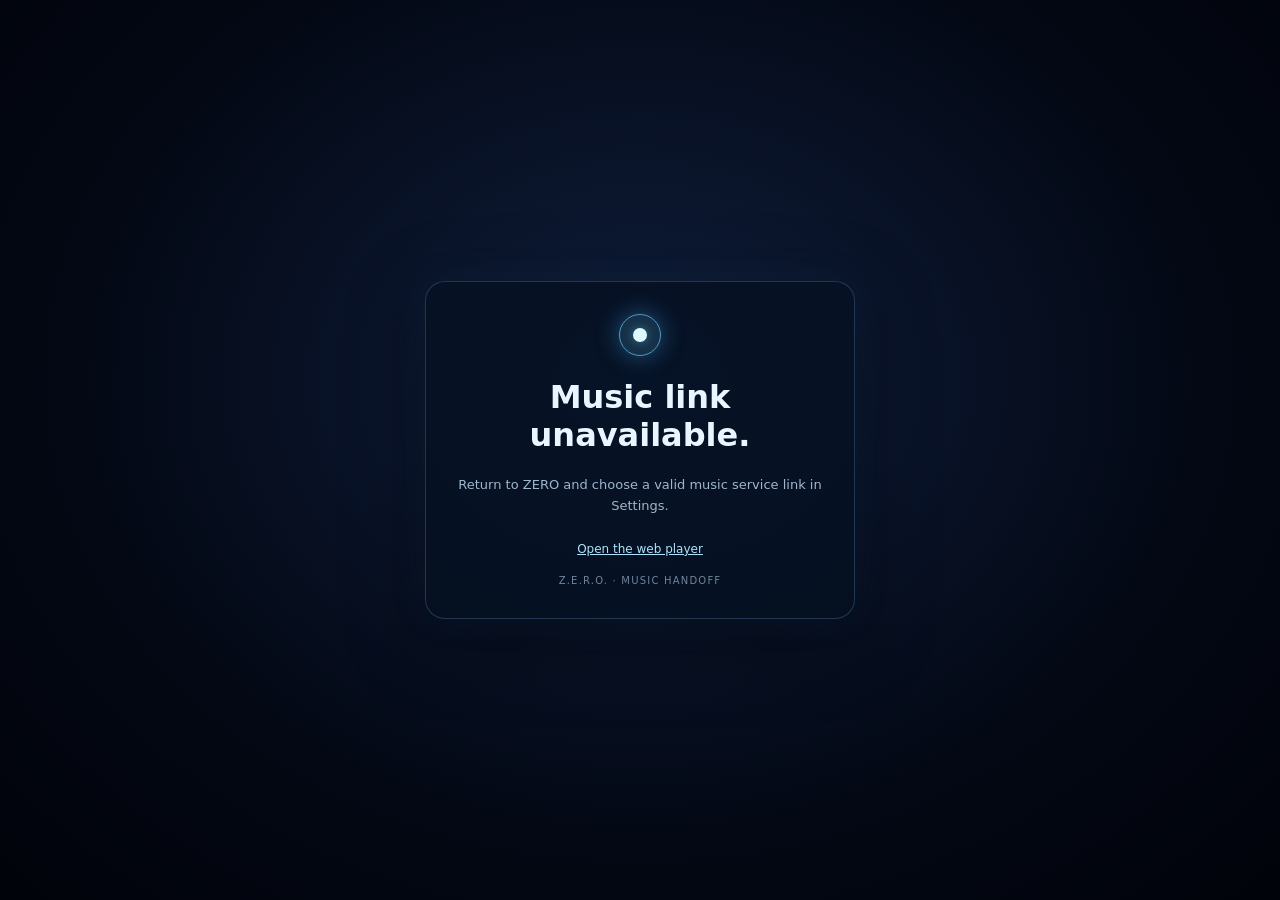
<file: music-fallback.html>
<!doctype html>
<html lang="en">
<head>
  <meta charset="utf-8">
  <meta name="viewport" content="width=device-width,initial-scale=1">
  <meta name="theme-color" content="#030814">
  <title>Opening music · Z.E.R.O.</title>
  <style>
    *{box-sizing:border-box}
    body{margin:0;min-height:100vh;display:grid;place-items:center;padding:24px;background:radial-gradient(ellipse at 50% 42%,#101f3d,#030814 62%,#01030a);color:#eaf6ff;font-family:system-ui,-apple-system,Segoe UI,sans-serif}
    main{width:min(430px,100%);padding:32px 26px;text-align:center;border:1px solid rgba(125,194,245,.22);border-radius:20px;background:rgba(6,17,34,.82);box-shadow:0 20px 80px rgba(0,0,0,.4),0 0 40px rgba(72,151,225,.08)}
    .orb{width:42px;height:42px;margin:0 auto 20px;border:1px solid rgba(120,211,255,.7);border-radius:50%;box-shadow:0 0 25px rgba(75,178,255,.42),inset 0 0 18px rgba(94,202,255,.28);position:relative}
    .orb:after{content:"";position:absolute;inset:13px;border-radius:50%;background:#dffaff;box-shadow:0 0 16px #72d9ff}
    p{color:#9fb6ce;font-size:13px;line-height:1.6}
    a{display:inline-block;margin-top:12px;color:#aee3ff;font-size:12px}
    small{display:block;margin-top:18px;color:#71849b;font-size:10px;letter-spacing:.12em}
  </style>
</head>
<body>
  <main>
    <div class="orb" aria-hidden="true"></div>
    <h1 id="message">The app wasn't available.</h1>
    <p id="detail">Opening its web player now…</p>
    <a id="manual" href="#">Open the web player</a>
    <small>Z.E.R.O. · MUSIC HANDOFF</small>
  </main>
  <script>
    (function(){
      var params=new URLSearchParams(location.search);
      var service=(params.get('service')||'music service').slice(0,60);
      var target=params.get('url')||'';
      var message=document.getElementById('message');
      var manual=document.getElementById('manual');
      try{
        var parsed=new URL(target);
        if(parsed.protocol!=='https:')throw new Error('Invalid destination');
        message.textContent='The '+service+' app wasn’t available.';
        manual.href=parsed.href;
        manual.textContent='Open '+service+' web player';
        window.setTimeout(function(){location.replace(parsed.href)},1150);
      }catch(error){
        message.textContent='Music link unavailable.';
        document.getElementById('detail').textContent='Return to ZERO and choose a valid music service link in Settings.';
        manual.hidden=true;
      }
    })();
  </script>
</body>
</html>
</file>
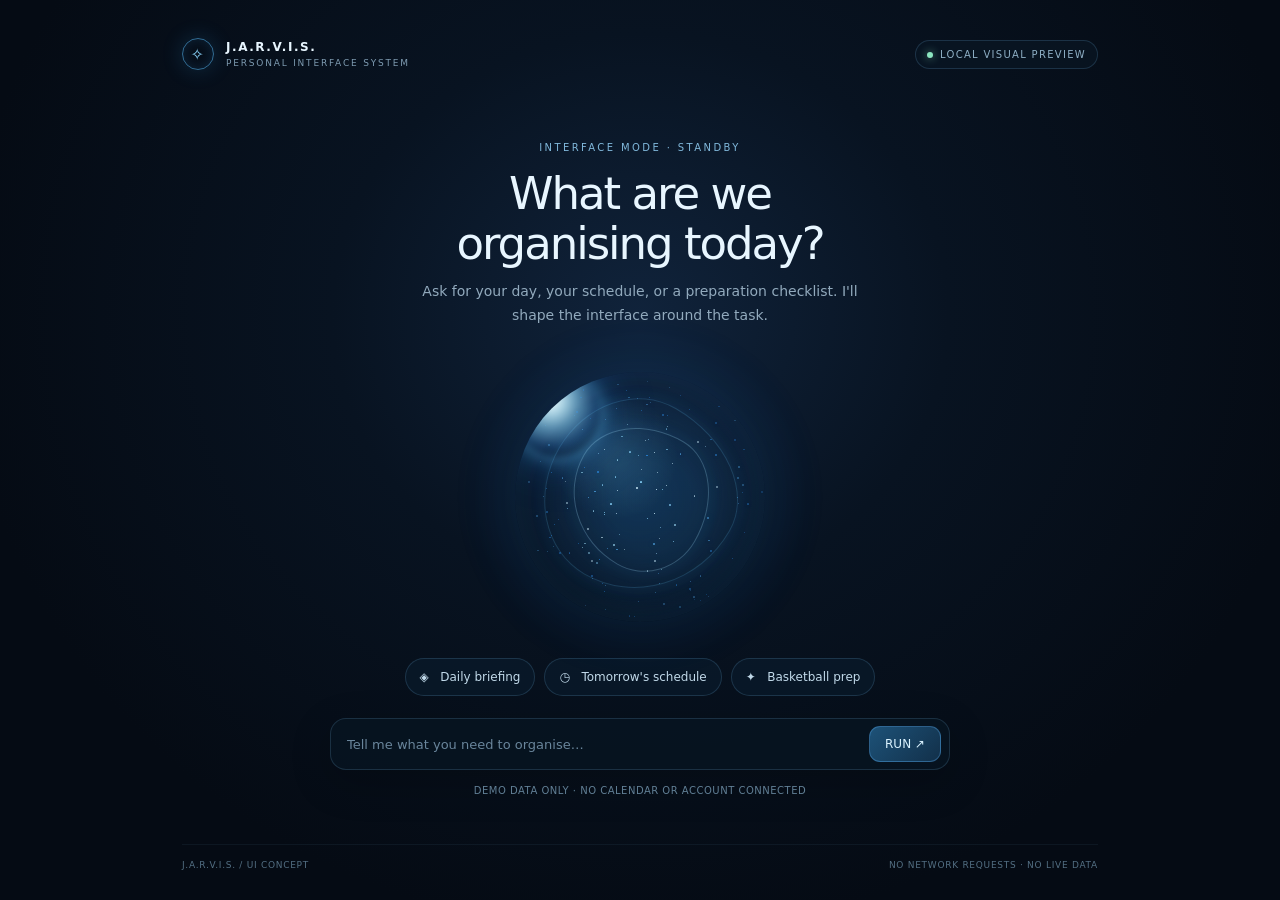
<file: transform-preview.html>
<!doctype html>
<html lang="en">
<head>
<meta charset="utf-8">
<meta name="viewport" content="width=device-width, initial-scale=1, viewport-fit=cover">
<meta name="theme-color" content="#050b14">
<title>J.A.R.V.I.S. — Transforming Interface Preview</title>
<style>
:root{color-scheme:dark;--bg:#050b14;--panel:rgba(10,24,40,.78);--panel2:rgba(14,35,55,.72);--line:rgba(119,190,235,.18);--blue:#8bd7ff;--blue2:#46a9ff;--muted:#7e9bb1;--text:#e8f6ff;--green:#8ce5c0}
*{box-sizing:border-box}
html,body{margin:0;min-height:100%;background:radial-gradient(ellipse at 50% 35%,#10233b 0%,#081321 34%,var(--bg) 75%);color:var(--text);font-family:Inter,ui-sans-serif,system-ui,-apple-system,BlinkMacSystemFont,"Segoe UI",sans-serif}
body{min-height:100dvh;overflow-x:hidden}
button,input{font:inherit}
button{color:inherit;cursor:pointer}
button:focus-visible,input:focus-visible{outline:2px solid var(--blue);outline-offset:3px}
.shell{width:min(980px,100%);margin:auto;padding:clamp(18px,4vw,38px) clamp(16px,4vw,32px) 30px;min-height:100dvh;display:flex;flex-direction:column}
.topbar{display:flex;justify-content:space-between;align-items:center;gap:14px}
.brand{display:flex;align-items:center;gap:12px;letter-spacing:.13em;font-size:12px;font-weight:750}
.brandmark{width:32px;height:32px;border:1px solid #58bfff88;border-radius:50%;display:grid;place-items:center;box-shadow:0 0 22px #399ce633,inset 0 0 12px #3ba6ff22;color:var(--blue);font-size:16px}
.brand small{display:block;color:var(--muted);font-size:9px;font-weight:500;letter-spacing:.2em;margin-top:4px}
.status{font-size:10px;letter-spacing:.13em;color:#8eafc5;border:1px solid var(--line);border-radius:999px;padding:8px 11px;background:#091725aa;white-space:nowrap}
.status:before{content:"";display:inline-block;width:6px;height:6px;border-radius:50%;background:var(--green);margin-right:7px;box-shadow:0 0 9px #8ce5c0aa}
main{flex:1;display:flex;flex-direction:column}
.view{animation:arrive .48s cubic-bezier(.2,.75,.2,1) both}
@keyframes arrive{from{opacity:0;transform:translateY(10px) scale(.99)}to{opacity:1;transform:translateY(0) scale(1)}}\n@keyframes core-emerge{0%{opacity:0;transform:translate(var(--core-x,0px),var(--core-y,0px)) scale(.035);clip-path:circle(0% at 50% 45%);filter:brightness(4) blur(14px)}18%{opacity:1;filter:brightness(3) blur(7px)}48%{clip-path:circle(58% at 50% 45%);filter:brightness(1.8) blur(2px)}76%{transform:translate(0,0) scale(1.025);clip-path:circle(115% at 50% 45%);filter:brightness(1.25) blur(0)}100%{opacity:1;transform:translate(0,0) scale(1);clip-path:circle(150% at 50% 45%);filter:brightness(1) blur(0)}}
.panel.view.emerging{animation:core-emerge 2.15s cubic-bezier(.16,.78,.18,1) both!important;transform-origin:50% 45%;position:relative;z-index:1002;will-change:transform,opacity,clip-path,filter}
.home{display:flex;flex-direction:column;align-items:center;text-align:center;padding:clamp(32px,8vh,72px) 0 20px}
.eyebrow{font-size:10px;letter-spacing:.24em;color:#80b8db;text-transform:uppercase}
h1{font-size:clamp(28px,5vw,45px);font-weight:450;letter-spacing:-.045em;line-height:1.12;margin:16px 0 10px}
.subtitle{color:#92aabd;font-size:14px;line-height:1.7;max-width:450px;margin:0 auto}
.orb-wrap{position:relative;width:min(52vw,250px);min-width:190px;aspect-ratio:1;margin:clamp(24px,5vh,48px) auto 28px;display:grid;place-items:center;isolation:isolate}
.orb-halo{position:absolute;inset:-26%;border-radius:50%;background:radial-gradient(circle,#2e9dff23 0%,#2479d20c 38%,transparent 68%);filter:blur(9px);animation:halo 5s ease-in-out infinite}
@keyframes halo{0%,100%{transform:scale(.92);opacity:.6}50%{transform:scale(1.09);opacity:1}}
.orb{position:relative;width:100%;height:100%;border-radius:50%;background:radial-gradient(circle at 40% 34%,#7ad8ff24 0 4%,transparent 28%),radial-gradient(circle at 56% 54%,#2c8fdd1c 0 22%,transparent 65%);box-shadow:inset 0 0 35px #42a6ff12,0 0 65px #2589ff17;animation:orb-breathe 7s ease-in-out infinite;overflow:hidden}
.orb:before,.orb:after{content:"";position:absolute;inset:12%;border:1px solid #65c9ff2d;border-radius:43% 57% 55% 45%/49% 42% 58% 51%;transform:rotate(30deg);box-shadow:0 0 17px #49b9ff12;animation:liquid 13s linear infinite}
.orb:after{inset:22%;border-color:#a2e2ff40;border-radius:57% 43% 40% 60%/44% 58% 42% 56%;animation-duration:18s;animation-direction:reverse}
@keyframes orb-breathe{0%,100%{transform:scale(.97);filter:brightness(.94)}50%{transform:scale(1.025);filter:brightness(1.2)}}
@keyframes liquid{from{transform:rotate(0deg) scale(.96)}to{transform:rotate(360deg) scale(1.04)}}
.particle{position:absolute;width:var(--s);height:var(--s);border-radius:50%;left:var(--x);top:var(--y);background:var(--c);opacity:var(--o);box-shadow:0 0 8px color-mix(in srgb,var(--c),transparent 40%);animation:particle-drift var(--d) ease-in-out infinite alternate;animation-delay:var(--delay)}
.calendar-wire{position:absolute;inset:0;width:100%;height:100%;opacity:0;overflow:visible;pointer-events:none;transition:opacity .35s ease;filter:drop-shadow(0 0 4px #58baff) drop-shadow(0 0 11px #238fff)}.calendar-wire path{fill:none;stroke:#80d8ff;stroke-width:.8;stroke-linecap:round;stroke-linejoin:round;stroke-dasharray:360;stroke-dashoffset:360}.orb.calendar-morph .calendar-wire{opacity:1}.orb.calendar-morph .calendar-wire path{animation:calendar-draw 1.5s ease forwards}.orb.calendar-morph .calendar-wire path:nth-child(2){animation-delay:.12s}.orb.calendar-morph .particle{animation:none!important;transition:left 1.85s cubic-bezier(.2,.7,.15,1),top 1.85s cubic-bezier(.2,.7,.15,1),opacity .95s ease 1.65s,box-shadow .6s ease}.orb.calendar-morph .orb-core{opacity:.12;transition:opacity 1.1s ease}.orb.calendar-morph{background:radial-gradient(circle,#1b79bd12,transparent 72%);box-shadow:0 0 48px #2589ff0b}.orb.calendar-morph .particle{box-shadow:0 0 7px #6bcaff}.orb.calendar-morph.particles-gone .particle{opacity:0!important}@keyframes calendar-draw{to{stroke-dashoffset:0}}
#particle-transition{position:fixed;inset:0;width:100%;height:100%;z-index:1000;pointer-events:none;opacity:1;background:transparent}#particle-transition.fading{opacity:0}.transition-caption{position:fixed;z-index:1001;left:0;right:0;bottom:max(24px,env(safe-area-inset-bottom));text-align:center;color:#80ceff;font-size:10px;letter-spacing:.25em;text-shadow:0 0 15px #168fff;pointer-events:none;opacity:0;transition:opacity .3s}.transition-caption.on{opacity:.9}
@keyframes particle-drift{from{transform:translate3d(0,0,0)}to{transform:translate3d(var(--dx),var(--dy),0)}}
.orb-core{position:absolute;width:34%;height:34%;border-radius:50%;background:radial-gradient(circle at 42% 34%,#f2fcffff 0%,#c4f0ffdd 17%,#8bd7ff99 36%,#3d9dff3d 60%,transparent 78%);filter:blur(3px);box-shadow:0 0 18px #75d4ff77,0 0 42px #329dff55,0 0 70px #2589ff22}
.quick-actions{display:flex;gap:9px;justify-content:center;flex-wrap:wrap;max-width:650px;margin:8px auto 22px}
.chip{border:1px solid var(--line);background:#0a1b2bb8;border-radius:999px;padding:11px 14px;color:#c1d9e9;font-size:12px;transition:all .2s}
.chip:hover{border-color:#76ccff88;background:#102b41;transform:translateY(-1px)}
.askbar{width:min(620px,100%);display:flex;align-items:center;gap:10px;padding:7px 8px 7px 16px;border:1px solid #7bbde52c;border-radius:16px;background:#071522c9;box-shadow:0 12px 42px #0003}
.askbar input{min-width:0;flex:1;border:0;outline:0;background:transparent;color:var(--text);font-size:13px;padding:9px 0}
.askbar input::placeholder{color:#69859b}
.go{border:1px solid #62baff50;background:linear-gradient(135deg,#1d5278,#12304a);border-radius:11px;padding:10px 15px;color:#dbf3ff;font-size:12px}
.note{font-size:10px;letter-spacing:.05em;color:#617f95;margin-top:15px}
.panel{margin:clamp(34px,7vh,62px) 0 24px;border:1px solid var(--line);border-radius:23px;background:linear-gradient(145deg,#0a1b2bdc,#07121fe8);box-shadow:0 22px 80px #0004,inset 0 1px #ffffff05;overflow:hidden}
.panel-head{display:flex;justify-content:space-between;align-items:flex-start;gap:16px;padding:22px 22px 18px;border-bottom:1px solid var(--line);background:linear-gradient(110deg,#132f471c,transparent)}
.panel-kicker{font-size:9px;letter-spacing:.22em;color:#79bde2;text-transform:uppercase}
.panel h2{margin:8px 0 5px;font-size:clamp(23px,4vw,32px);font-weight:450;letter-spacing:-.04em}
.panel-desc{font-size:12px;line-height:1.6;color:#8eaabd;margin:0;max-width:490px}
.back{flex-shrink:0;border:1px solid var(--line);background:#0c2030;border-radius:11px;padding:10px 12px;font-size:11px;color:#bdd8e8}
.progress-wrap{padding:17px 22px 0}
.progress-copy{display:flex;justify-content:space-between;gap:12px;color:#8daabd;font-size:10px;letter-spacing:.08em}
.progress-line{height:4px;border-radius:10px;background:#1a3142;margin-top:10px;overflow:hidden}
.progress-fill{height:100%;width:0;background:linear-gradient(90deg,#3d9eff,#88e4ff);border-radius:10px;box-shadow:0 0 12px #4bbdff88;transition:width .3s}
.section-label{display:flex;align-items:center;gap:10px;font-size:10px;letter-spacing:.15em;color:#83afc9;text-transform:uppercase;padding:20px 22px 10px}
.section-label:after{content:"";height:1px;flex:1;background:var(--line)}
.task-list{padding:0 12px 12px}
.task-row{display:flex;align-items:center;gap:13px;padding:14px 11px;border-radius:13px;transition:background .2s}
.task-row:hover{background:#0e2839a3}
.task-row.done .task-name{text-decoration:line-through;color:#62849a}
.task-row.done .check{border-color:#6bdab1;background:#163c39;color:#9bf2cd}
.check{width:22px;height:22px;flex-shrink:0;border:1px solid #50748c;border-radius:7px;background:#091a28;display:grid;place-items:center;color:transparent;font-size:13px;transition:all .2s}
.task-main{min-width:0;flex:1}
.task-name{font-size:13px;color:#d7eaf5}
.task-meta{font-size:10px;color:#7696ac;margin-top:5px}
.task-tag{font-size:9px;letter-spacing:.05em;border:1px solid var(--line);border-radius:999px;padding:5px 7px;color:#91bfd9;white-space:nowrap}
.task-tag.important{color:#f3ca8d;border-color:#c7964733;background:#c796470b}
.panel-foot{display:flex;justify-content:space-between;align-items:center;gap:10px;flex-wrap:wrap;padding:15px 22px 20px;border-top:1px solid #7dbde515;color:#7192a8;font-size:10px}
.ghost{border:1px solid var(--line);background:transparent;border-radius:9px;padding:8px 10px;font-size:10px;color:#a9c4d6}
.timeline{padding:22px}
.day-label{font-size:10px;letter-spacing:.17em;text-transform:uppercase;color:#7eb6d6;margin:0 0 18px}
.event{display:grid;grid-template-columns:65px 16px minmax(0,1fr);gap:12px;min-height:77px}
.event-time{font-size:11px;color:#96b9ce;padding-top:1px}
.event-rail{position:relative;display:flex;justify-content:center}
.event-rail:before{content:"";position:absolute;width:1px;top:8px;bottom:-1px;background:#38617a}
.event:last-child .event-rail:before{display:none}
.event-dot{position:relative;z-index:1;width:8px;height:8px;border-radius:50%;background:#7bd1ff;border:2px solid #143c58;box-shadow:0 0 11px #40aaff66;margin-top:2px}
.event-card{border:1px solid #79bde51d;border-radius:12px;background:#0a1b2a;padding:11px 13px;margin-bottom:13px}
.event-title{font-size:12px;color:#e0f1fb}
.event-detail{font-size:10px;color:#7899ae;margin-top:5px;line-height:1.5}
.event-type{font-size:9px;color:#81c6ed;letter-spacing:.11em;text-transform:uppercase;float:right;margin-left:10px}
.empty-state{text-align:center;color:#7694a9;padding:28px 18px;font-size:12px}
footer{display:flex;justify-content:space-between;gap:12px;align-items:center;border-top:1px solid #6aa5ca14;padding-top:15px;color:#536f83;font-size:9px;letter-spacing:.08em}
footer span:last-child{text-align:right}
.hidden{display:none!important}
@media(max-width:520px){.status{font-size:8px;padding:7px 8px}.panel{border-radius:18px}.panel-head{padding:18px 15px 15px}.progress-wrap{padding-left:16px;padding-right:16px}.section-label{padding-left:16px;padding-right:16px}.task-list{padding-left:8px;padding-right:8px}.task-row{gap:10px;padding:13px 8px}.task-tag{font-size:8px}.timeline{padding:18px 14px}.event{grid-template-columns:53px 12px minmax(0,1fr);gap:8px}.panel-foot{padding:14px 16px 17px}.home{padding-top:7vh}.orb-wrap{width:215px;min-width:0}}
@media(prefers-reduced-motion:reduce){*,*:before,*:after{animation-duration:.01ms!important;animation-iteration-count:1!important;scroll-behavior:auto!important;transition-duration:.01ms!important}}
</style>
</head>
<body>
<div class="shell">
<header class="topbar">
  <div class="brand"><div class="brandmark">✧</div><div>J.A.R.V.I.S.<small>PERSONAL INTERFACE SYSTEM</small></div></div>
  <div class="status">LOCAL VISUAL PREVIEW</div>
</header>
<main>
<section id="home" class="home view">
  <div class="eyebrow">Interface mode · standby</div>
  <h1>What are we<br>organising today?</h1>
  <p class="subtitle">Ask for your day, your schedule, or a preparation checklist. I'll shape the interface around the task.</p>
  <div class="orb-wrap" aria-label="Animated holographic orb">
    <div class="orb-halo"></div><div id="orb" class="orb"><div class="orb-core"></div><svg class="calendar-wire" viewBox="0 0 100 100" aria-hidden="true"><g><path d="M25 25 H75 Q80 25 80 30 V72 Q80 78 74 78 H26 Q20 78 20 72 V31 Q20 25 25 25 Z"/><path d="M20 40 H80 M35 18 V31 M65 18 V31 M40 40 V78 M60 40 V78 M20 53 H80 M20 65 H80"/></g></svg></div>
  </div>
  <div class="quick-actions">
    <button class="chip" data-mode="daily">◈ &nbsp; Daily briefing</button>
    <button class="chip" data-mode="schedule">◷ &nbsp; Tomorrow's schedule</button>
    <button class="chip" data-mode="basketball">✦ &nbsp; Basketball prep</button>
  </div>
  <form id="ask-form" class="askbar">
    <input id="ask-input" aria-label="Tell J.A.R.V.I.S. what you need" placeholder="Tell me what you need to organise…" autocomplete="off">
    <button class="go" type="submit">RUN ↗</button>
  </form>
  <div class="note">DEMO DATA ONLY · NO CALENDAR OR ACCOUNT CONNECTED</div>
</section>
<section id="workspace" class="panel view hidden" aria-live="polite">
  <div class="panel-head">
    <div><div class="panel-kicker" id="mode-kicker">Personal operations</div><h2 id="mode-title">Daily briefing</h2><p class="panel-desc" id="mode-desc">Your priorities, arranged in one place.</p></div>
    <button class="back" id="back-btn">← Orb</button>
  </div>
  <div id="task-progress" class="progress-wrap">
    <div class="progress-copy"><span id="progress-label">CHECKLIST PROGRESS</span><span id="progress-count">0 / 0 COMPLETE</span></div>
    <div class="progress-line"><div id="progress-fill" class="progress-fill"></div></div>
  </div>
  <div id="content"></div>
  <div class="panel-foot"><span id="foot-note">Local preview · changes stay in this page only</span><button id="reset-btn" class="ghost">Reset demo checklist ↺</button></div>
</section>
</main>
<footer><span>J.A.R.V.I.S. / UI CONCEPT</span><span>NO NETWORK REQUESTS · NO LIVE DATA</span></footer>
</div>
<script>
(function(){
  "use strict";
  var orb=document.getElementById("orb");
  var home=document.getElementById("home");
  var workspace=document.getElementById("workspace");
  var content=document.getElementById("content");
  var currentMode="daily";
  var tasks=[];
  var initialData={
    daily:[
      {title:"Finish homework",meta:"Focus block · choose a start time",tag:"PRIORITY",important:true},
      {title:"Pack basketball kit",meta:"Shoes, socks, water and ball",tag:"PREPARATION"},
      {title:"Review tomorrow's schedule",meta:"Check what's coming up",tag:"PLANNING"}
    ],
    basketball:[
      {title:"Basketball shoes",meta:"Pack your court shoes",tag:"GEAR"},
      {title:"Socks and comfortable kit",meta:"Full change of clothes",tag:"GEAR"},
      {title:"Water bottle",meta:"Fill before leaving",tag:"ESSENTIAL",important:true},
      {title:"Basketball",meta:"Check you have it with you",tag:"GEAR"},
      {title:"Check training or game time",meta:"Confirm the plan before setting off",tag:"SCHEDULE"}
    ]
  };
  var scheduleData=[
    {time:"08:30",title:"Morning briefing",detail:"Review priorities and the day ahead",type:"PERSONAL"},
    {time:"15:45",title:"Homework focus block",detail:"Example event · time is illustrative",type:"FOCUS"},
    {time:"17:00",title:"Basketball preparation",detail:"Get kit ready and check travel time",type:"PREPARATION"},
    {time:"18:00",title:"Training / activity",detail:"Example event · replace with your real calendar",type:"EVENT"}
  ];
  function escapeHTML(value){return String(value).replace(/[&<>"']/g,function(ch){return {"&":"&amp;","<":"&lt;",">":"&gt;","\"":"&quot;","'":"&#39;"}[ch];});}
  var particleNodes=[];
  function createParticles(){
    var count=155;
    var palette=["#8bd7ff","#5bb8ff","#d0f1ff","#319bff","#a5e5ff"];
    for(var i=0;i<count;i++){
      var p=document.createElement("i");
      var angle=Math.random()*Math.PI*2;
      var radius=Math.sqrt(Math.random())*47+2;
      var x=50+Math.cos(angle)*radius;
      var y=50+Math.sin(angle)*radius;
      p.className="particle";
      p.style.setProperty("--x",x+"%");
      p.style.setProperty("--y",y+"%");
      p.style.setProperty("--s",(Math.random()*1.5+.6)+"px");
      p.style.setProperty("--c",palette[Math.floor(Math.random()*palette.length)]);
      var distance=Math.sqrt(Math.pow(x-50,2)+Math.pow(y-50,2));
      var brightness=Math.max(0.22,Math.min(0.98,0.98-(distance/52)*0.76));
      p.style.setProperty("--o",brightness.toFixed(2));
      if(distance<17){p.style.setProperty("--c",palette[(i%3===0)?2:0]);}
      else if(distance>34){p.style.setProperty("--c",palette[(i%2===0)?3:1]);}
      p.style.setProperty("--d",(2.2+Math.random()*5)+"s");
      p.style.setProperty("--delay",(-Math.random()*6)+"s");
      p.style.setProperty("--dx",((Math.random()-.5)*9)+"px");
      p.style.setProperty("--dy",((Math.random()-.5)*9)+"px");
      orb.appendChild(p);
      particleNodes.push({node:p,x:x,y:y});
    }
  }
  var transitionCanvas=null, transitionCaption=null, transitionFrame=0;
  function drawParticleChecklist(mode){
    if(transitionFrame)cancelAnimationFrame(transitionFrame);
    if(transitionCanvas)transitionCanvas.remove();
    if(transitionCaption)transitionCaption.remove();

    /* Phase 1: the orb's particles pull inward. Phase 2: particles and interface burst outward together. */
    var orbRect=orb.getBoundingClientRect();
    var cx=orbRect.left+orbRect.width/2, cy=orbRect.top+orbRect.height/2;
    transitionCanvas=document.createElement("canvas");
    transitionCanvas.id="particle-transition";
    document.body.appendChild(transitionCanvas);
    transitionCaption=document.createElement("div");
    transitionCaption.className="transition-caption on";
    transitionCaption.textContent="GATHERING ENERGY";
    document.body.appendChild(transitionCaption);

    var canvas=transitionCanvas,ctx=canvas.getContext("2d");
    var vw=window.innerWidth,vh=window.innerHeight;
    var dpr=Math.min(window.devicePixelRatio||1,1.5);
    canvas.width=Math.round(vw*dpr);canvas.height=Math.round(vh*dpr);
    ctx.setTransform(dpr,0,0,dpr,0,0);

    /* Existing orb particles visibly converge on the core before the burst. */
    particleNodes.forEach(function(item){
      item.node.style.transition="none";
      item.node.style.opacity="1";
      item.node.style.left=item.x+"%";
      item.node.style.top=item.y+"%";
    });
    void orb.offsetWidth;
    particleNodes.forEach(function(item){
      item.node.style.transition="left 380ms cubic-bezier(.2,.75,.15,1),top 380ms cubic-bezier(.2,.75,.15,1),opacity 220ms ease";
      item.node.style.left="50%";
      item.node.style.top="50%";
      item.node.style.opacity=".98";
    });
    orb.querySelector(".orb-core").style.filter="brightness(2.5)";
    orb.querySelector(".orb-core").style.transform="scale(1.25)";
    orb.querySelector(".orb-core").style.transition="filter 380ms ease,transform 380ms ease";

    var dots=[];
    var palette=["#8bd7ff","#5bb8ff","#d0f1ff","#319bff","#a5e5ff"];
    for(var i=0;i<190;i++){
      var angle=Math.random()*Math.PI*2;
      var radius=orbRect.width*(.16+Math.random()*.3);
      var speed=140+Math.random()*Math.max(vw,vh)*.72;
      dots.push({
        x:cx+Math.cos(angle)*radius,
        y:cy+Math.sin(angle)*radius,
        angle:angle,
        speed:speed,
        size:.7+Math.random()*1.9,
        color:palette[Math.floor(Math.random()*palette.length)],
        delay:Math.random()*65,
        twinkle:Math.random()*Math.PI*2
      });
    }
    var started=performance.now();
    var revealed=false;
    var collapseDuration=400;
    var burstDuration=1450;

    function draw(now){
      var elapsed=now-started;
      ctx.clearRect(0,0,vw,vh);
      dots.forEach(function(p){
        var local=Math.max(0,elapsed-p.delay);
        var px,py,fade;
        if(elapsed<collapseDuration){
          var t=Math.min(1,local/collapseDuration);
          var ease=t*t*(3-2*t);
          px=p.x+(cx-p.x)*ease;
          py=p.y+(cy-p.y)*ease;
          fade=.35+.65*t;
        }else{
          var burstMs=elapsed-collapseDuration;
          var seconds=Math.max(0,burstMs-p.delay)/1000;
          var burstEase=seconds*(1+seconds*.2);
          px=cx+Math.cos(p.angle)*p.speed*burstEase;
          py=cy+Math.sin(p.angle)*p.speed*burstEase;
          fade=Math.max(0,1-burstMs/burstDuration);
        }
        if(fade<=0)return;
        ctx.globalAlpha=fade;
        ctx.fillStyle=p.color;
        ctx.shadowColor="#48adff";
        ctx.shadowBlur=7+Math.sin(elapsed/90+p.twinkle)*4;
        ctx.beginPath();ctx.arc(px,py,p.size,0,Math.PI*2);ctx.fill();
      });
      ctx.globalAlpha=1;ctx.shadowBlur=0;

      if(!revealed && elapsed>=collapseDuration){
        revealed=true;
        transitionCaption.textContent=mode==="schedule"?"CALENDAR RELEASE":"INTERFACE RELEASE";
        /* The panel starts expanding from the core on the exact frame the particles explode outward. */
        switchTo(mode);
        var finalRect=workspace.getBoundingClientRect();
        var panelCx=finalRect.left+finalRect.width/2;
        var panelCy=finalRect.top+finalRect.height/2;
        var fromX=cx-panelCx;
        var fromY=cy-panelCy;
        var panelStart=now;
        var panelDuration=2200;
        workspace.style.transformOrigin="50% 45%";
        workspace.style.willChange="transform,opacity,clip-path,filter";
        workspace.style.opacity="0";
        workspace.style.transform="translate("+fromX+"px,"+fromY+"px) scale(.025)";
        workspace.style.clipPath="circle(0% at 50% 45%)";
        workspace.style.filter="brightness(4) blur(12px)";
        function animatePanel(frameNow){
          var raw=Math.min(1,(frameNow-panelStart)/panelDuration);
          var eased=1-Math.pow(1-raw,3);
          var scale=raw<.82 ? .025+1.005*eased : 1.03-(.03*((raw-.82)/.18));
          workspace.style.opacity=String(Math.min(1,raw*5));
          workspace.style.transform="translate("+(fromX*(1-eased))+"px,"+(fromY*(1-eased))+"px) scale("+scale+")";
          workspace.style.clipPath="circle("+(150*eased)+"% at 50% 45%)";
          workspace.style.filter="brightness("+(4-3*eased)+") blur("+(12*(1-eased))+"px)";
          if(raw<1){
            requestAnimationFrame(animatePanel);
          }else{
            workspace.style.opacity="";
            workspace.style.transform="";
            workspace.style.clipPath="";
            workspace.style.filter="";
            workspace.style.transformOrigin="";
            workspace.style.willChange="";
          }
        }
        requestAnimationFrame(animatePanel);
      }
      if(elapsed<collapseDuration+burstDuration){
        transitionFrame=requestAnimationFrame(draw);
      }else{
        canvas.remove();transitionCaption.remove();
        transitionCanvas=null;transitionCaption=null;transitionFrame=0;
      }
    }
    transitionFrame=requestAnimationFrame(draw);
  }
  function animateCalendarTransition(done){
    drawParticleChecklist("schedule");
    if(done){
      var check=setInterval(function(){
        if(!transitionCanvas){clearInterval(check);done();}
      },60);
    }
  }
    function resetOrb(){
    orb.classList.remove("calendar-morph","particles-gone");
    particleNodes.forEach(function(item){
      item.node.style.left="";
      item.node.style.top="";
    });
  }
  function enterMode(mode){
    if(home && !home.classList.contains("hidden")){
      drawParticleChecklist(mode);
    }else{
      switchTo(mode);
    }
  }
  function switchTo(mode){
    currentMode=mode;
    home.classList.add("hidden");
    workspace.classList.remove("hidden");
    workspace.classList.remove("view");
    void workspace.offsetWidth;
    workspace.classList.add("view");
    document.getElementById("task-progress").classList.toggle("hidden",mode==="schedule");
    document.getElementById("reset-btn").classList.toggle("hidden",mode==="schedule");
    if(mode==="daily"){
      document.getElementById("mode-kicker").textContent="Personal operations · briefing";
      document.getElementById("mode-title").textContent="Your day, at a glance";
      document.getElementById("mode-desc").textContent="A clear set of priorities. Tick items off as you complete them.";
      document.getElementById("progress-label").textContent="DAILY CHECKLIST";
      tasks=initialData.daily.map(function(t,i){return Object.assign({id:"daily-"+i,done:false},t);});
      renderTasks("TODAY'S PRIORITIES");
    }else if(mode==="basketball"){
      document.getElementById("mode-kicker").textContent="Preparation protocol · basketball";
      document.getElementById("mode-title").textContent="Kit check";
      document.getElementById("mode-desc").textContent="A focused pre-session checklist. Your real gear list can be connected later.";
      document.getElementById("progress-label").textContent="PREPARATION STATUS";
      tasks=initialData.basketball.map(function(t,i){return Object.assign({id:"basket-"+i,done:false},t);});
      renderTasks("BEFORE YOU LEAVE");
    }else{
      document.getElementById("mode-kicker").textContent="Temporal overview · schedule";
      document.getElementById("mode-title").textContent="Tomorrow's timeline";
      document.getElementById("mode-desc").textContent="Events in chronological order, with space for preparation and context.";
      content.innerHTML='<div class="timeline"><p class="day-label">SAMPLE TIMELINE · NOT YOUR REAL CALENDAR</p>'+scheduleData.map(function(e){return '<div class="event"><div class="event-time">'+escapeHTML(e.time)+'</div><div class="event-rail"><span class="event-dot"></span></div><div class="event-card"><span class="event-type">'+escapeHTML(e.type)+'</span><div class="event-title">'+escapeHTML(e.title)+'</div><div class="event-detail">'+escapeHTML(e.detail)+'</div></div></div>';}).join("")+'</div>';
    }
    updateProgress();
    window.scrollTo({top:0,behavior:"smooth"});
  }
  function renderTasks(label){
    var groups='<div class="section-label">'+escapeHTML(label)+'</div><div class="task-list">';
    groups+=tasks.map(function(t,i){
      return '<button type="button" class="task-row'+(t.done?' done':'')+'" data-task="'+i+'" aria-pressed="'+(t.done?'true':'false')+'"><span class="check" aria-hidden="true">✓</span><span class="task-main"><span class="task-name">'+escapeHTML(t.title)+'</span><span class="task-meta">'+escapeHTML(t.meta)+'</span></span><span class="task-tag'+(t.important?' important':'')+'">'+escapeHTML(t.tag)+'</span></button>';
    }).join("");
    groups+='</div>';
    if(tasks.length===0)groups='<div class="empty-state">Nothing on this checklist yet.</div>';
    content.innerHTML=groups;
    Array.prototype.forEach.call(content.querySelectorAll("[data-task]"),function(button){
      button.addEventListener("click",function(){
        var index=Number(button.getAttribute("data-task"));
        tasks[index].done=!tasks[index].done;
        button.classList.toggle("done",tasks[index].done);
        button.setAttribute("aria-pressed",tasks[index].done?"true":"false");
        button.querySelector(".check").style.color=tasks[index].done?"#9bf2cd":"transparent";
        updateProgress();
      });
    });
  }
  function updateProgress(){
    var total=tasks.length;
    var completed=tasks.filter(function(t){return t.done;}).length;
    document.getElementById("progress-count").textContent=completed+" / "+total+" COMPLETE";
    document.getElementById("progress-fill").style.width=(total?completed/total*100:0)+"%";
    document.getElementById("foot-note").textContent=total&&completed===total?"All items complete · preview only":"Local preview · changes stay in this page only";
  }
  function inferMode(text){
    var t=text.toLowerCase();
    if(/basket|training|game|kit|shoes|ready for/.test(t))return "basketball";
    if(/tomorrow|schedule|calendar|events|what.s on|what is on/.test(t))return "schedule";
    return "daily";
  }
  Array.prototype.forEach.call(document.querySelectorAll("[data-mode]"),function(button){
    button.addEventListener("click",function(){enterMode(button.getAttribute("data-mode"));});
  });
  document.getElementById("ask-form").addEventListener("submit",function(event){
    event.preventDefault();
    var text=document.getElementById("ask-input").value.trim();
    enterMode(inferMode(text));
  });
  document.getElementById("back-btn").addEventListener("click",function(){
    workspace.classList.add("hidden");resetOrb();home.classList.remove("hidden");home.classList.remove("view");void home.offsetWidth;home.classList.add("view");window.scrollTo({top:0,behavior:"smooth"});
  });
  document.getElementById("reset-btn").addEventListener("click",function(){switchTo(currentMode);});
  createParticles();
})();
</script>
</body>
</html>
</file>
